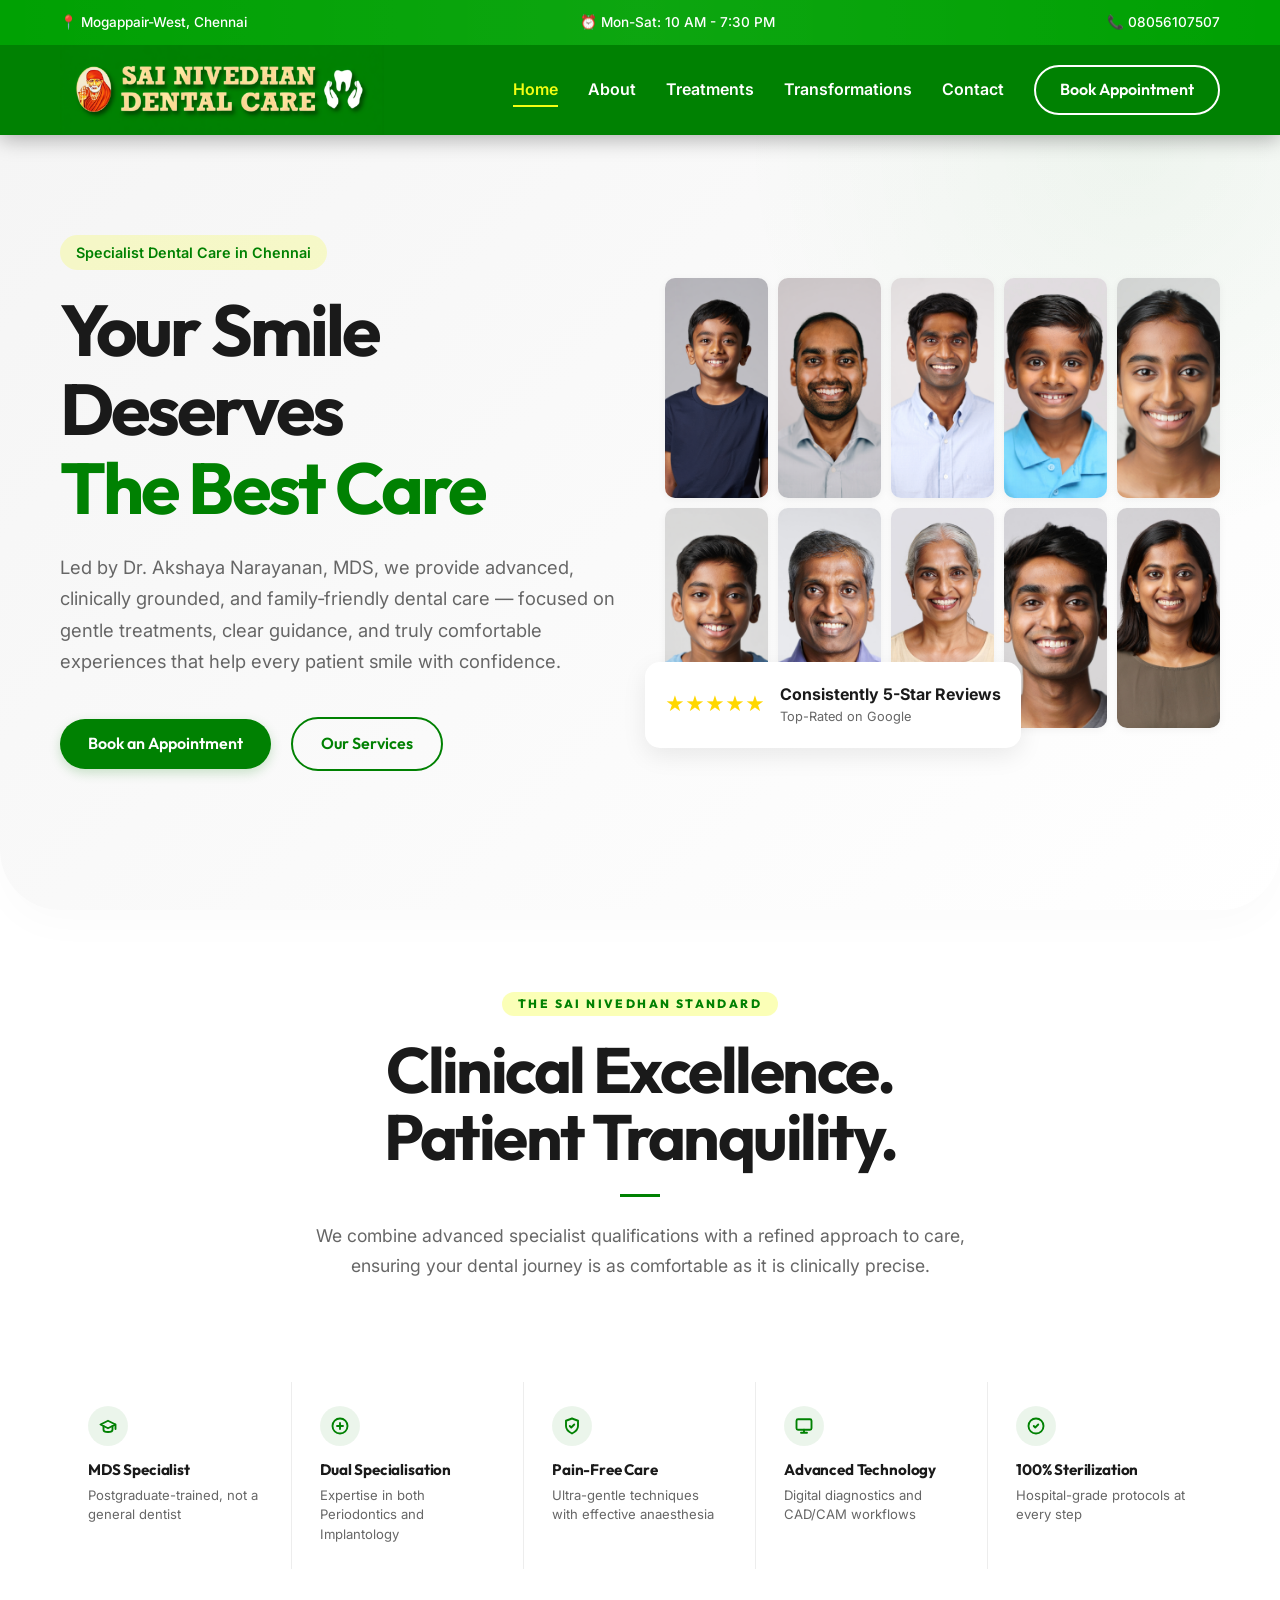
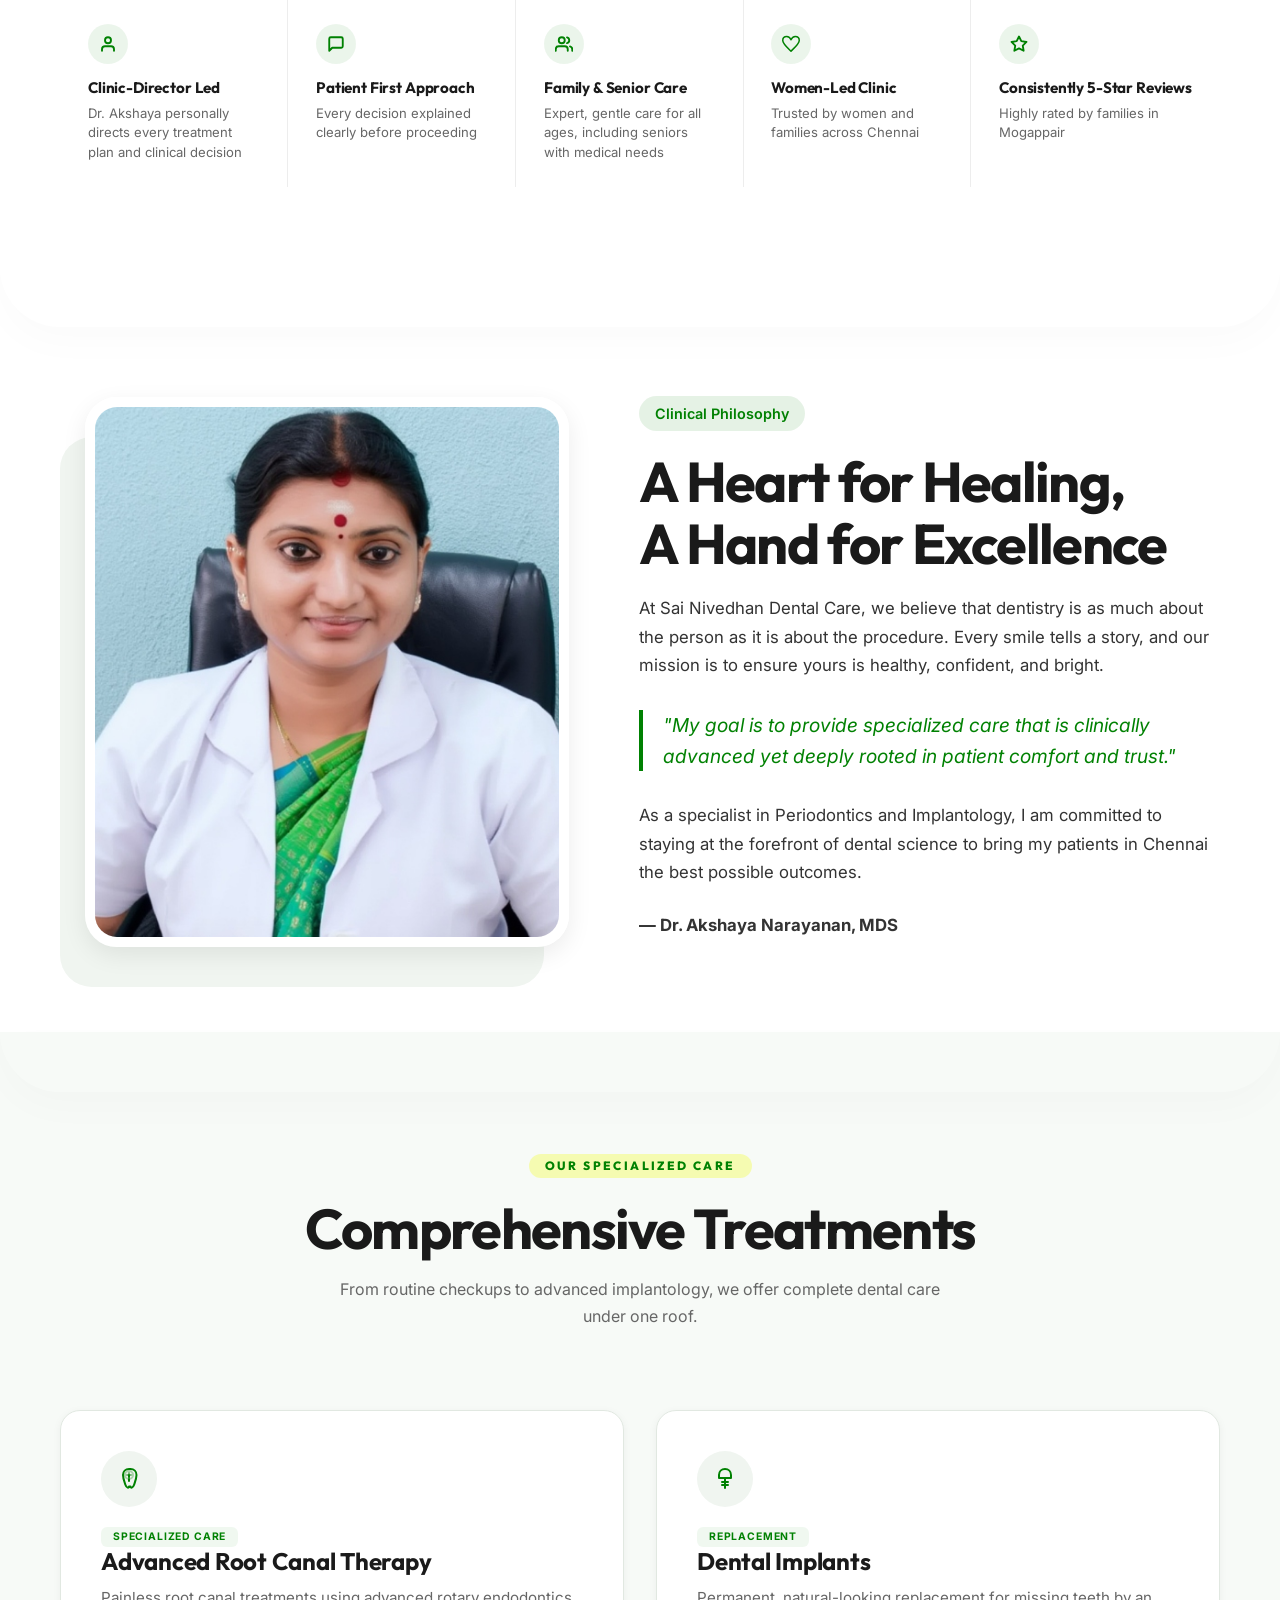
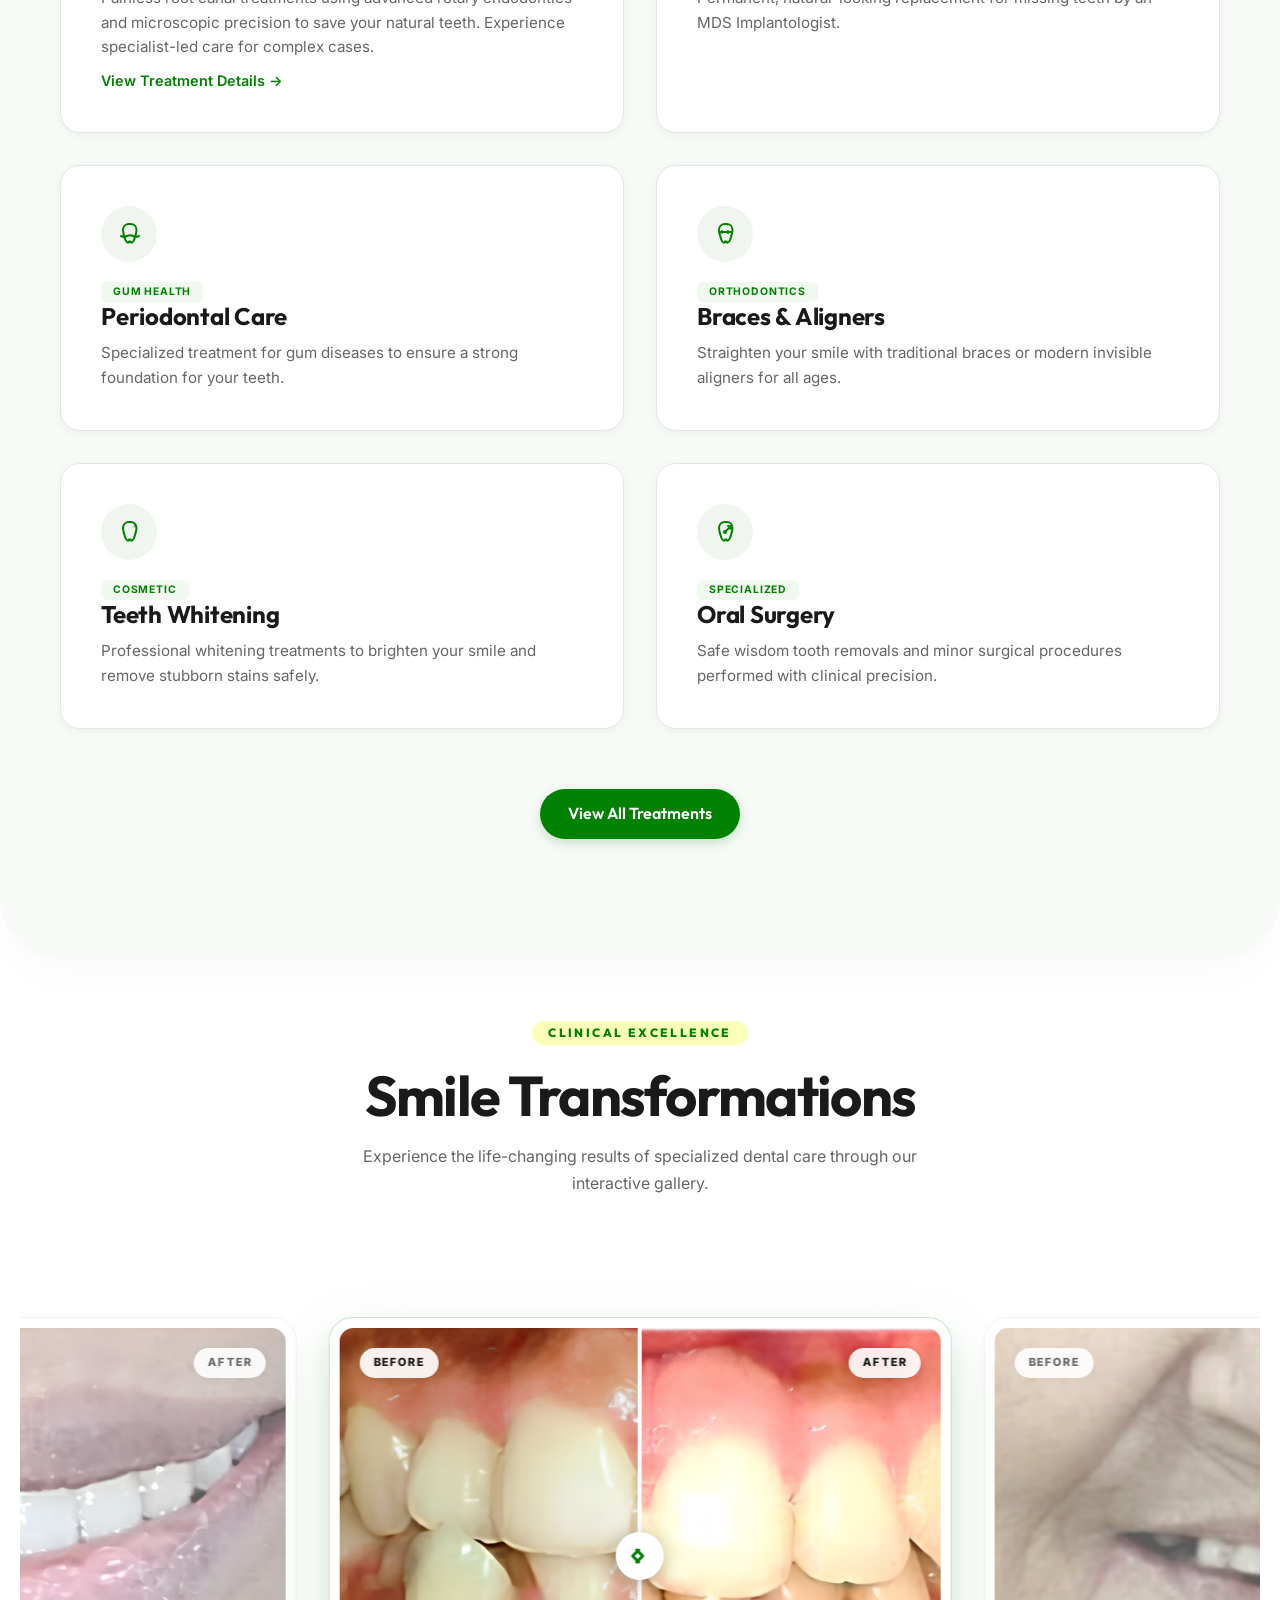
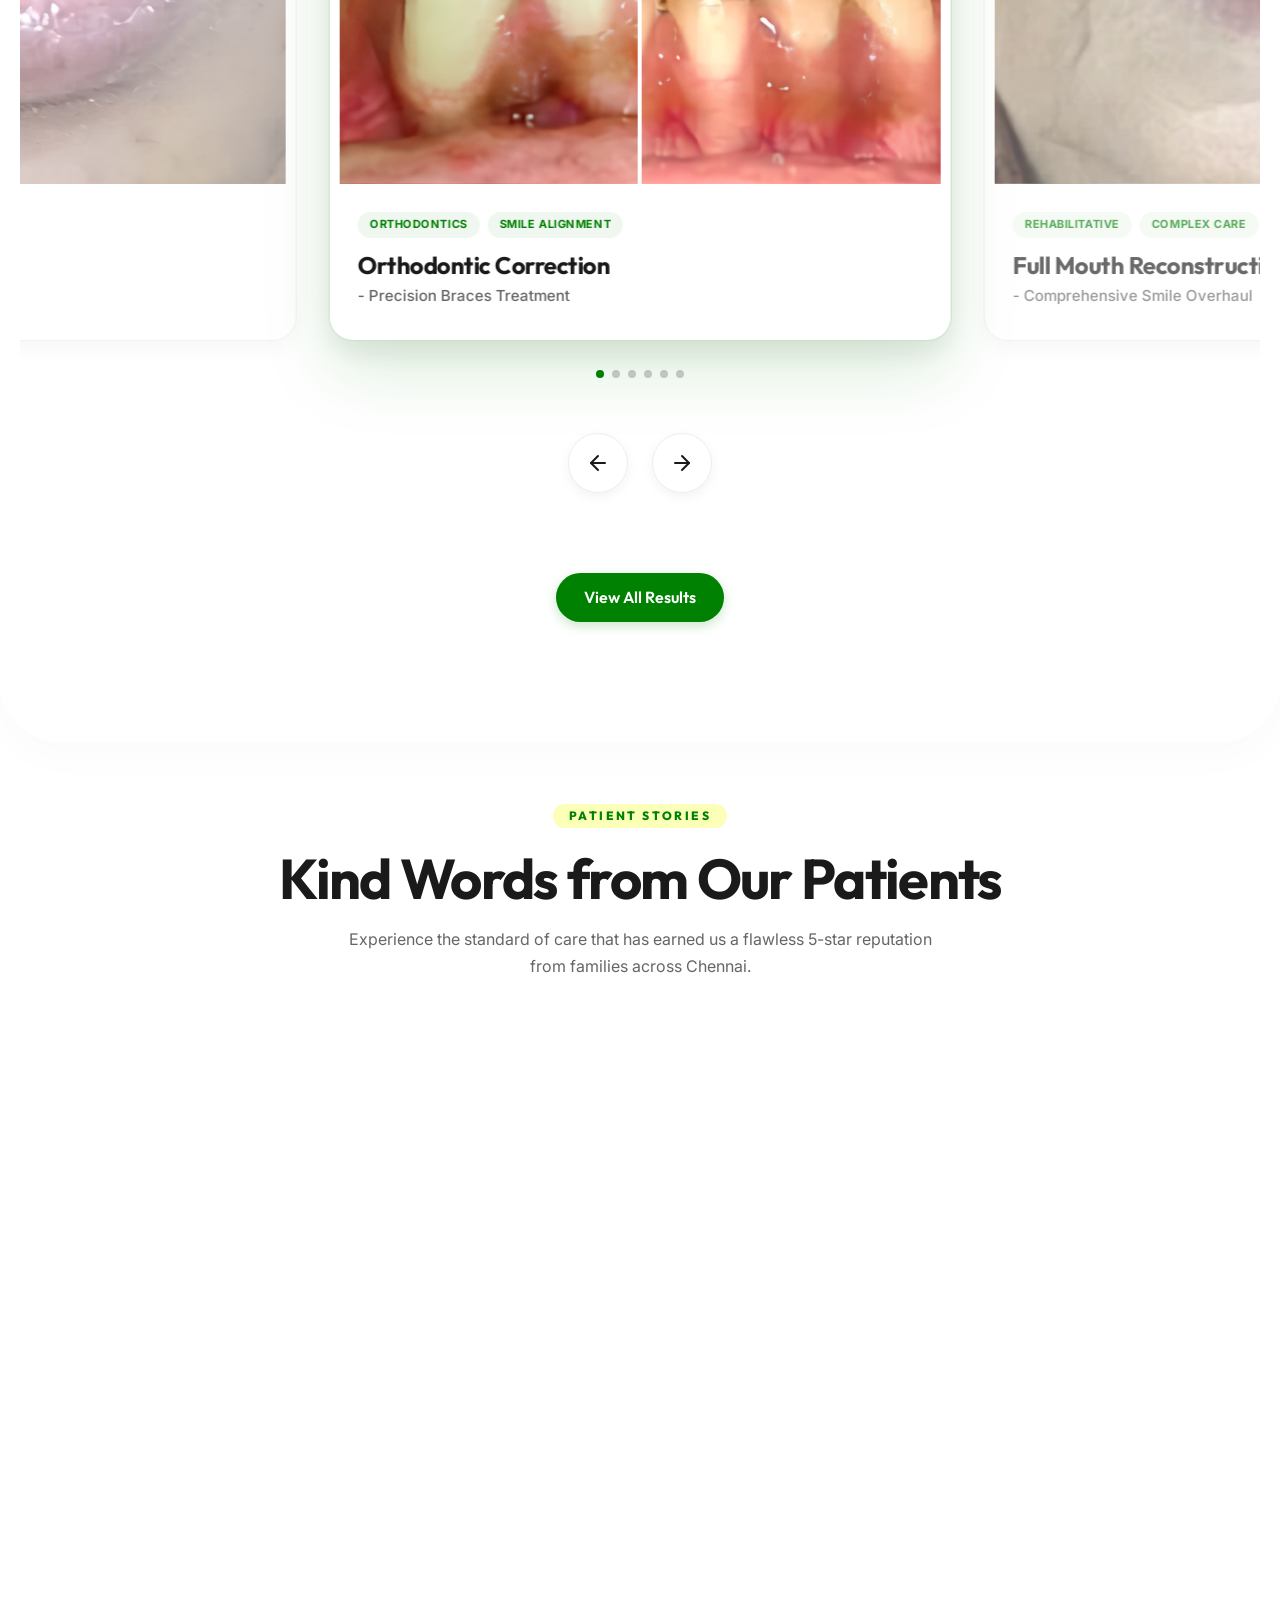
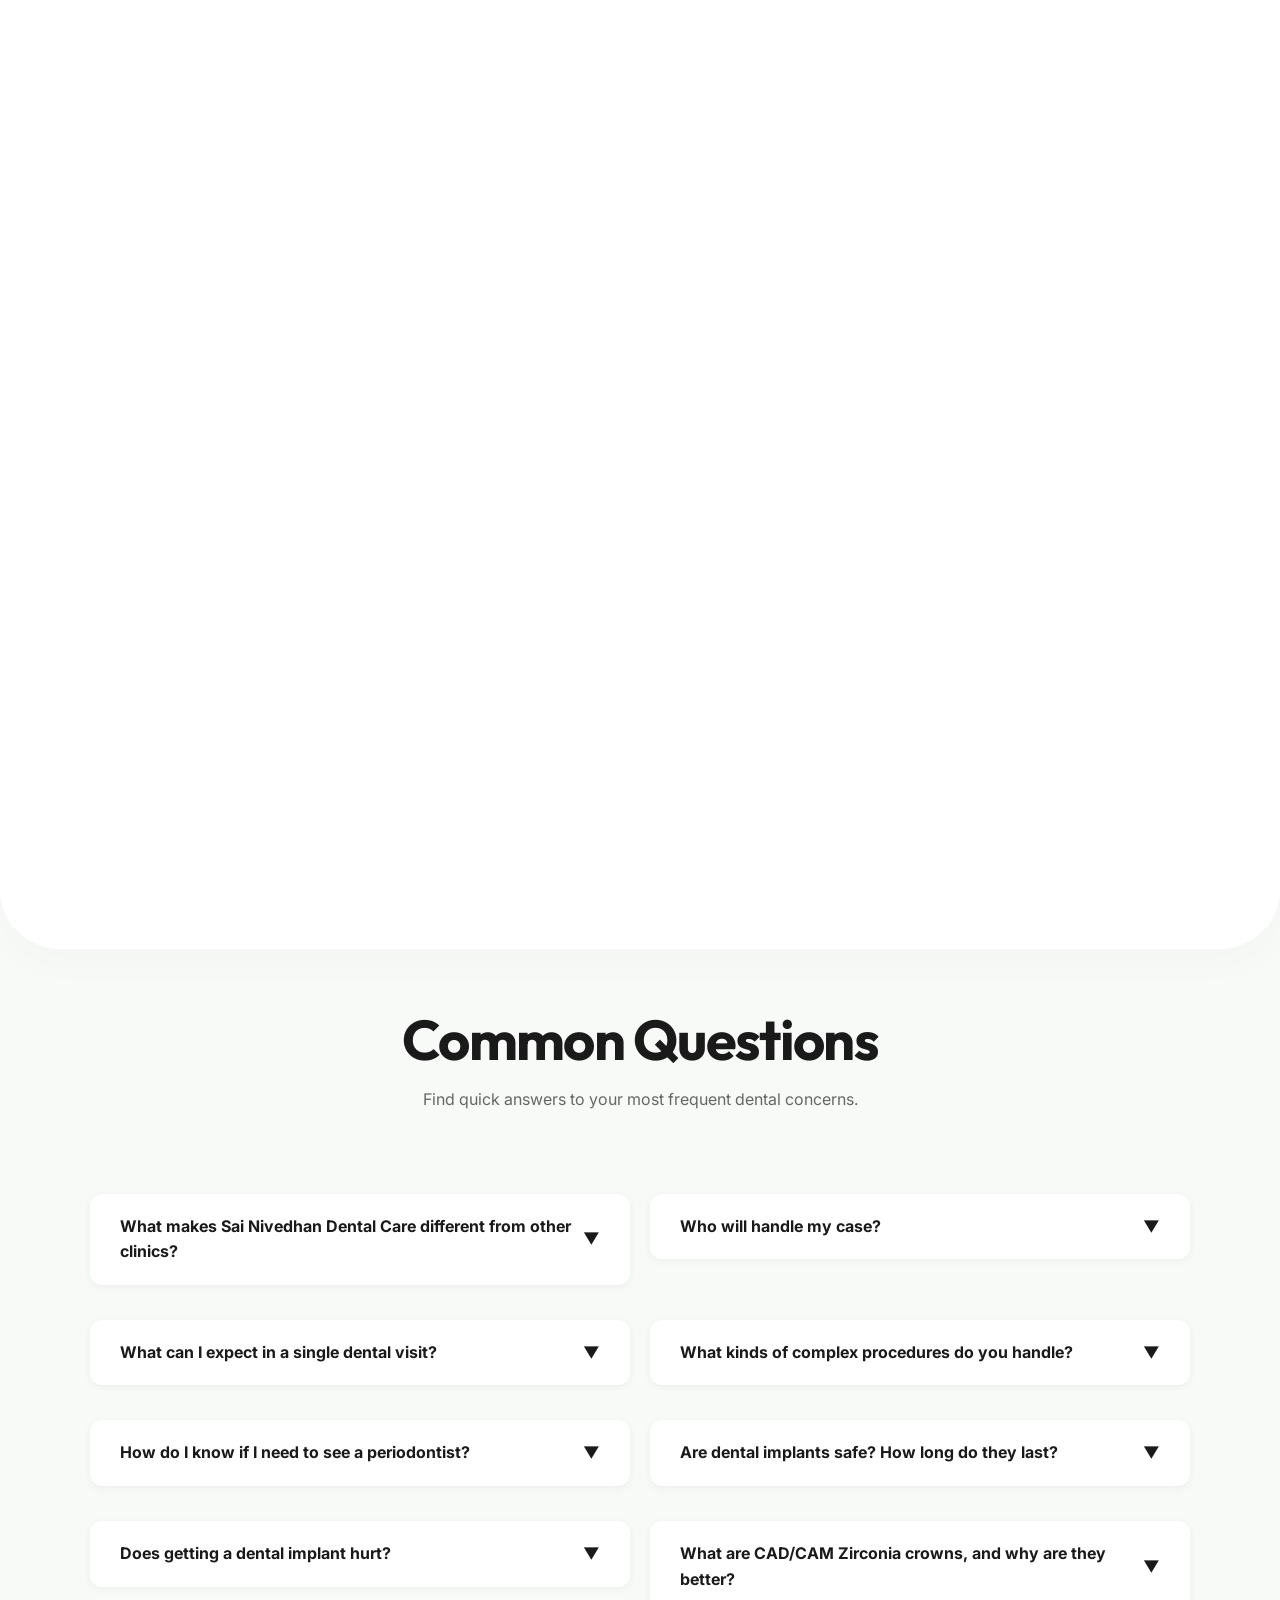
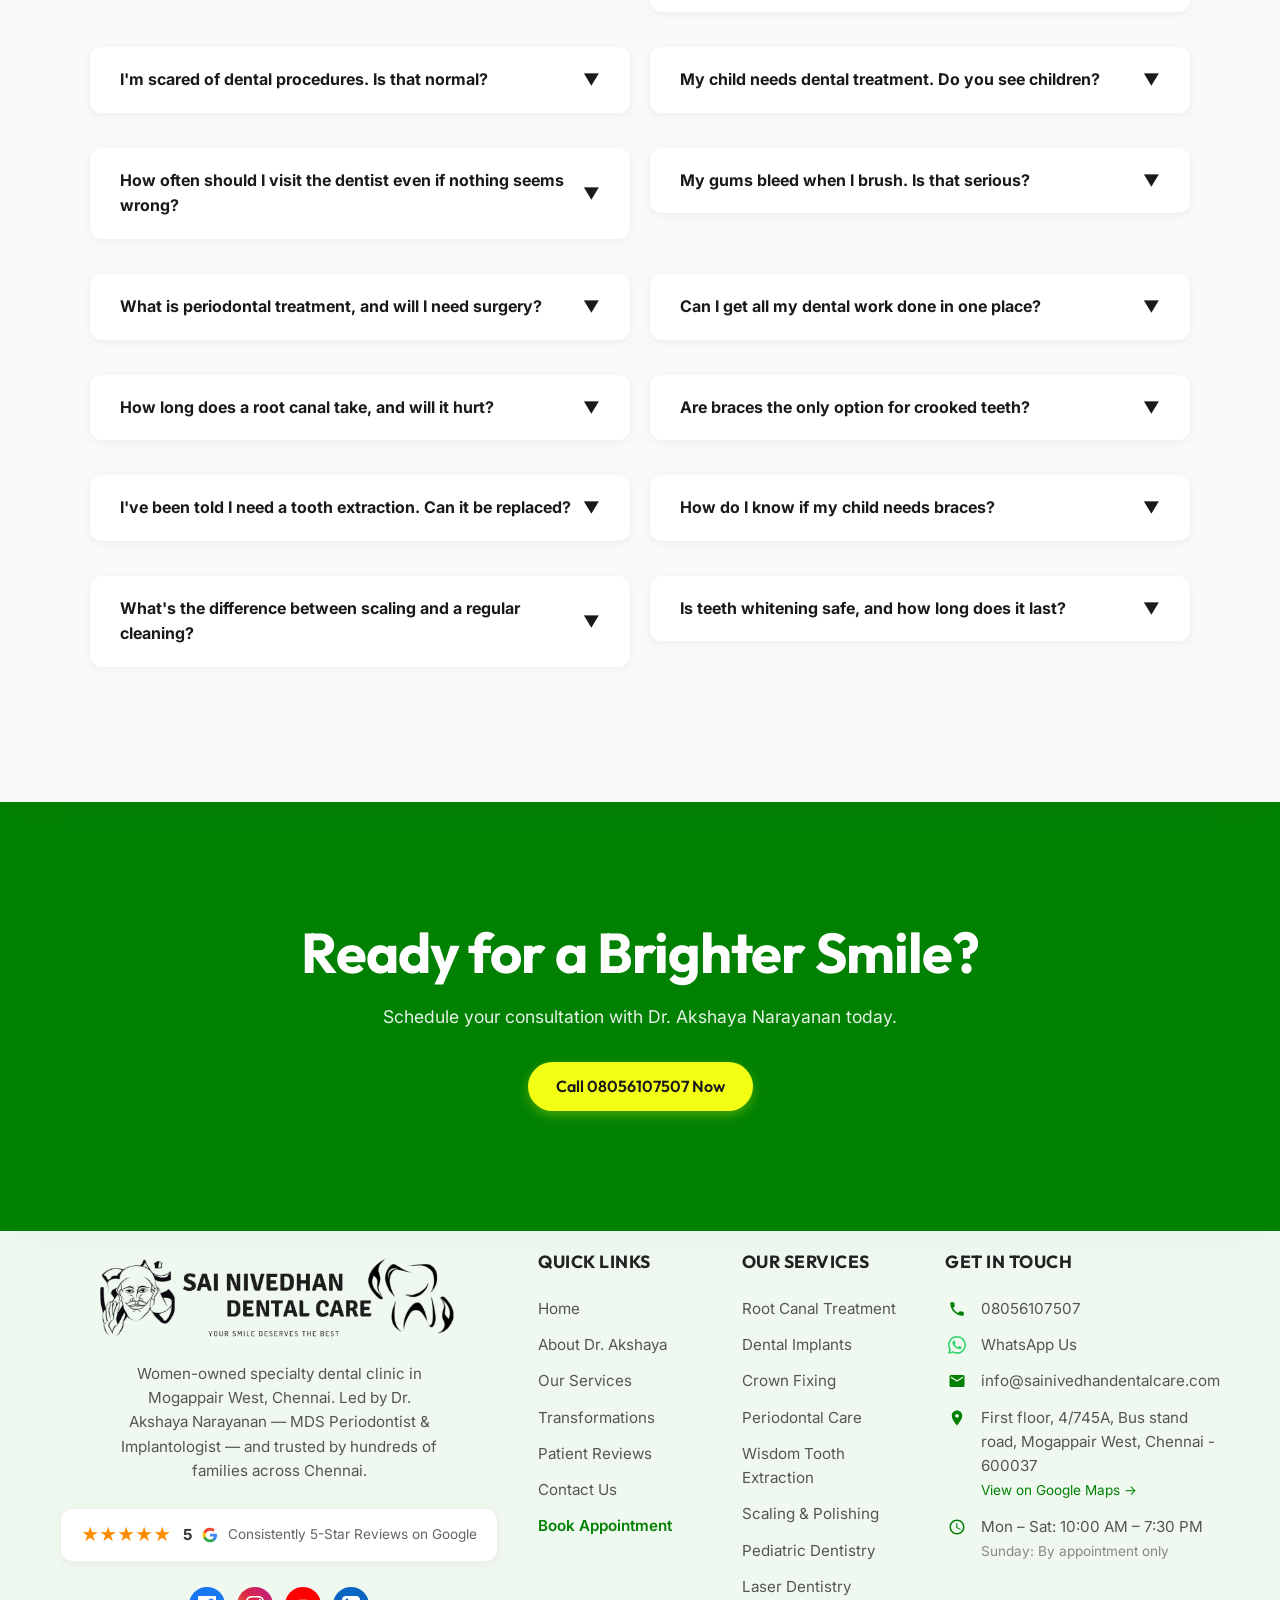
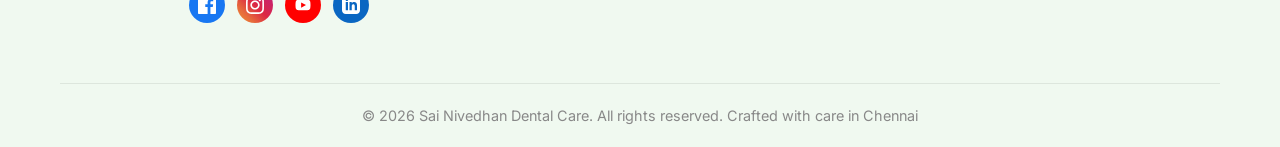
<file: index.html>
<!DOCTYPE html>
<html lang="en">
<head>
  <meta charset="UTF-8">
  <meta name="viewport" content="width=device-width, initial-scale=1.0">
  <title>Sai Nivedhan Dental Care | Advanced Dentistry in Chennai</title>
  <meta name="description" content="Top-rated dental clinic in Chennai led by Dr. Akshaya Narayanan, MDS Periodontist & Implantologist. Offering root canals, implants, and periodontal care.">
  
  <!-- Open Graph / Facebook / WhatsApp -->
  <meta property="og:title" content="Sai Nivedhan Dental Care | Advanced Dentistry in Chennai" />
  <meta property="og:description" content="Top-rated dental clinic in Chennai led by Dr. Akshaya Narayanan, MDS Periodontist & Implantologist. Offering root canals, implants, and periodontal care." />
  <meta property="og:image" content="https://sai-nivedhan-dental-care.vercel.app/assets/images/hero-index.png" />
  <meta property="og:image:width" content="1200" />
  <meta property="og:image:height" content="630" />
  <meta property="og:image:type" content="image/png" />
  <meta property="og:image:alt" content="Sai Nivedhan Dental Care - Advanced Dentistry in Chennai" />
  <meta property="og:url" content="https://sai-nivedhan-dental-care.vercel.app/" />
  <meta property="og:type" content="website" />

  <!-- Twitter Card -->
  <meta name="twitter:card" content="summary_large_image" />
  <meta name="twitter:title" content="Sai Nivedhan Dental Care | Advanced Dentistry in Chennai" />
  <meta name="twitter:description" content="Top-rated dental clinic in Chennai led by Dr. Akshaya Narayanan, MDS Periodontist & Implantologist. Offering root canals, implants, and periodontal care." />
  <meta name="twitter:image" content="https://sai-nivedhan-dental-care.vercel.app/assets/images/hero-index.png" />

  <link rel="stylesheet" href="assets/css/styles.css">
  <!-- Swiper.js for Premium Carousel -->
  <link rel="stylesheet" href="https://cdn.jsdelivr.net/npm/swiper@11/swiper-bundle.min.css" />
  <script src="https://cdn.jsdelivr.net/npm/swiper@11/swiper-bundle.min.js"></script>
  <style>
    /* Services Grid Enhancements */
    .services-grid {
      display: grid;
      grid-template-columns: repeat(12, 1fr);
      gap: 32px;
    }
    
    .service-card {
      grid-column: span 6;
      background: var(--white);
      padding: 40px;
      border-radius: 20px;
      border: 1px solid #e1e8e1;
      transition: var(--transition);
      display: flex;
      flex-direction: column;
      height: 100%;
      align-items: flex-start; /* Ensures labels don't stretch */
      gap: 20px;
    }

    .service-card.featured {
      grid-column: span 6;
      background: var(--white); /* Changed from gradient to white for consistency */
      border: 1px solid #e1e8e1;
    }
    
    .service-card .service-content {
      flex: 1;
      display: flex;
      flex-direction: column;
      align-items: flex-start;
      width: 100%;
    }

    .service-card .service-icon {
      width: 56px;
      height: 56px;
      font-size: 1.5rem;
      margin-bottom: 0; /* Gap handles spacing now */
    }

    /* Standardize label styling across all cards */
    .service-card .editorial-stat {
      margin-top: 0;
      margin-bottom: 0; /* Gap handles spacing now */
      background: rgba(0, 129, 2, 0.06);
      padding: 5px 12px;
      font-weight: 700;
      color: var(--primary-green);
    }

    .service-card:hover {
      transform: translateY(-8px);
      box-shadow: var(--shadow-md);
      border-color: var(--primary-green);
    }

    @media (max-width: 1024px) {
      .service-card, .service-card.featured { grid-column: span 6; }
    }

    @media (max-width: 768px) {
      .services-grid { grid-template-columns: 1fr; }
      .service-card, .service-card.featured { grid-column: span 1; padding: 32px; }
    }

    /* Testimonial Section Redesign */
    .testimonials-grid {
      display: grid;
      grid-template-columns: repeat(12, 1fr);
      gap: 32px;
      margin-top: 60px;
    }
    
    .testimonial-card {
      grid-column: span 4;
      background: var(--white);
      padding: 40px;
      border-radius: 24px;
      border: 1px solid #e1e8e1;
      transition: all 0.8s cubic-bezier(0.16, 1, 0.3, 1), border-color 0.3s ease, box-shadow 0.3s ease, transform 0.3s ease;
      display: flex;
      flex-direction: column;
      position: relative;
      height: 100%;
      opacity: 0;
      transform: translateY(30px);
    }

    .testimonial-card.active {
      opacity: 1;
      transform: translateY(0);
    }

    .testimonial-card:hover {
      transform: translateY(-8px);
      box-shadow: var(--shadow-md);
      border-color: var(--primary-green);
    }

    .testimonial-card.featured {
      grid-column: span 12;
      background: linear-gradient(135deg, #f8fff8 0%, #ffffff 100%);
      border: 2px solid var(--primary-green);
      padding: 64px;
      display: grid;
      grid-template-columns: 1.5fr 1fr;
      gap: 60px;
      align-items: center;
      margin-bottom: 20px;
    }

    .testimonial-card.wide {
      grid-column: span 6;
    }

    .testimonial-card .quote-watermark {
      position: absolute;
      font-size: 140px;
      font-family: 'Outfit', sans-serif;
      font-weight: 800;
      color: rgba(0, 129, 2, 0.04);
      top: -20px;
      right: 20px;
      line-height: 1;
      pointer-events: none;
    }

    .testimonial-card.featured .quote-watermark {
      font-size: 180px;
      right: 40px;
    }

    /* Animation Delays */
    .delay-1 { transition-delay: 0.1s; }
    .delay-2 { transition-delay: 0.2s; }
    .delay-3 { transition-delay: 0.3s; }
    .delay-4 { transition-delay: 0.4s; }
    .delay-5 { transition-delay: 0.5s; }
    .delay-6 { transition-delay: 0.6s; }


    .testimonial-card.featured .review-text {
      font-size: 1.4rem;
      line-height: 1.6;
      font-weight: 500;
      color: var(--charcoal);
      margin-bottom: 0;
      font-style: normal;
    }

    .testimonial-card.featured .reviewer-row {
      border-left: 3px solid var(--primary-green);
      padding-left: 32px;
      flex-direction: column;
      align-items: flex-start;
      gap: 12px;
    }

    .testimonial-card .stars-row {
      margin-bottom: 20px;
    }

    .testimonial-card .review-text {
      font-size: 1.05rem;
      line-height: 1.7;
      color: var(--text-light);
      margin-bottom: 32px;
      font-style: normal;
    }

    .testimonial-card .reviewer-row {
      display: flex;
      align-items: center;
      gap: 16px;
      margin-top: auto;
    }

    .testimonial-card .reviewer-avatar {
      width: 48px;
      height: 48px;
      border-radius: 50%;
      background: var(--primary-green);
      color: white;
      display: flex;
      align-items: center;
      justify-content: center;
      font-weight: 700;
      font-size: 1.1rem;
    }

    .testimonial-card .reviewer-name {
      font-weight: 700;
      color: var(--charcoal);
      font-size: 1.1rem;
    }

    .testimonial-card .reviewer-meta {
      font-size: 0.85rem;
      color: var(--text-light);
    }

    @media (max-width: 1024px) {
      .testimonial-card.featured { grid-template-columns: 1fr; padding: 48px; gap: 40px; }
      .testimonial-card.featured .reviewer-row { border-left: none; padding-left: 0; align-items: center; text-align: center; }
      .testimonial-card, .testimonial-card.wide { grid-column: span 6; }
    }

    @media (max-width: 768px) {
      .testimonials-grid { gap: 24px; }
      .testimonial-card, .testimonial-card.featured, .testimonial-card.wide { grid-column: span 12; padding: 32px; }
      .testimonial-card.featured .review-text { font-size: 1.2rem; }
    }

  </style>
</head>
<body>

  <!-- Top Bar -->
  <div class="top-bar">
    <div class="container top-bar-container">
      <div class="top-bar-item text-left">
        <span>📍 Mogappair-West, Chennai</span>
      </div>
      <div class="top-bar-item text-center">
        <span>⏰ Mon-Sat: 10 AM - 7:30 PM</span>
      </div>
      <div class="top-bar-item text-right">
        <span>📞 08056107507</span>
      </div>
    </div>
  </div>

  <!-- Header -->
  <header class="header">
    <div class="container nav-container">
      <a href="index.html" class="logo">
        <img src="assets/images/logo-1.png" alt="Sai Nivedhan Dental Care Logo">
      </a>
      <button class="mobile-menu-btn" id="mobile-menu-btn">
        <svg width="24" height="24" viewBox="0 0 24 24" fill="none" stroke="currentColor" stroke-width="2" stroke-linecap="round" stroke-linejoin="round"><line x1="3" y1="12" x2="21" y2="12"></line><line x1="3" y1="6" x2="21" y2="6"></line><line x1="3" y1="18" x2="21" y2="18"></line></svg>
      </button>
      <nav class="nav-links" id="nav-links">
        <a href="index.html" class="active">Home</a>
        <a href="about.html">About</a>
        <a href="treatments.html">Treatments</a>
        <a href="transformations.html">Transformations</a>
        <a href="contact.html">Contact</a>

        <a href="contact.html" class="btn btn-primary">Book Appointment</a>
      </nav>
    </div>
  </header>

  <!-- Hero Section -->
  <section class="hero">
    <div class="container hero-container">
      <div class="hero-content">
        <span class="hero-badge reveal reveal-down">Specialist Dental Care in Chennai</span>
        <h1 class="reveal reveal-up delay-1">Your Smile Deserves <br><span>The Best Care</span></h1>
        <p class="lead reveal reveal-up delay-2">Led by Dr. Akshaya Narayanan, MDS, we provide advanced, clinically grounded, and family‑friendly dental care — focused on gentle treatments, clear guidance, and truly comfortable experiences that help every patient smile with confidence.</p>
        <div class="hero-actions reveal reveal-up delay-3">
          <a href="contact.html" class="btn btn-primary">Book an Appointment</a>
          <a href="treatments.html" class="btn btn-outline">Our Services</a>
        </div>
      </div>
      <div class="hero-faces-grid">
        <div class="face-item reveal reveal-scale delay-1"><img src="assets/images/face-1.png" alt="Happy Patient"></div>
        <div class="face-item reveal reveal-scale delay-2"><img src="assets/images/face-2.png" alt="Dental Patient"></div>
        <div class="face-item reveal reveal-scale delay-3"><img src="assets/images/face-3.png" alt="Smiling Patient"></div>
        <div class="face-item reveal reveal-scale delay-4"><img src="assets/images/face-4.jpg" alt="Happy Patient"></div>
        <div class="face-item reveal reveal-scale delay-5"><img src="assets/images/face-5.jpg" alt="Dental Patient"></div>
        
        <div class="face-item reveal reveal-scale delay-2"><img src="assets/images/face-6.png" alt="Smiling Patient"></div>
        <div class="face-item reveal reveal-scale delay-3"><img src="assets/images/face-7.jpg" alt="Happy Patient"></div>
        <div class="face-item reveal reveal-scale delay-4"><img src="assets/images/face-8.jpg" alt="Smiling Patient"></div>
        <div class="face-item reveal reveal-scale delay-5"><img src="assets/images/face-9.jpg" alt="Dental Patient"></div>
        <div class="face-item reveal reveal-scale delay-6"><img src="assets/images/face-10.jpg" alt="Happy Patient"></div>
        
        <div class="stats-card">
          <div class="stars">★★★★★</div>
          <div>
            <strong style="white-space: nowrap;">Consistently 5-Star Reviews</strong>
            <div style="font-size: 0.8rem; color: var(--text-light)">Top-Rated on Google</div>
          </div>
        </div>
      </div>
    </div>
  </section>

  <!-- Why Choose Us - Editorial Redesign -->
  <section class="why-choose-editorial">
    <div class="container">
      <div class="editorial-header text-center reveal">
        <span class="section-eyebrow reveal reveal-down">The Sai Nivedhan Standard</span>
        <h2 class="reveal reveal-up delay-1">Clinical Excellence. <br>Patient Tranquility.</h2>
        <div class="editorial-divider reveal reveal-scale delay-2"></div>
        <p class="lead reveal reveal-up delay-3">We combine advanced specialist qualifications with a refined approach to care, ensuring your dental journey is as comfortable as it is clinically precise.</p>
      </div>

      <div class="feature-strip">

        <!-- Row 1 -->
        <div class="feature-strip-row">
          <div class="feature-strip-item reveal reveal-up delay-1">
            <div class="fs-icon-circle">
              <svg width="18" height="18" viewBox="0 0 24 24" fill="none" stroke="currentColor" stroke-width="2.5" stroke-linecap="round" stroke-linejoin="round"><path d="M22 10v6M2 10l10-5 10 5-10 5z"/><path d="M6 12v5c0 2 2 3 6 3s6-1 6-3v-5"/></svg>
            </div>
            <h4 class="fs-title">MDS Specialist</h4>
            <p class="fs-desc">Postgraduate-trained, not a general dentist</p>
          </div>
          <div class="feature-strip-item reveal reveal-up delay-2">
            <div class="fs-icon-circle">
              <svg width="18" height="18" viewBox="0 0 24 24" fill="none" stroke="currentColor" stroke-width="2.5" stroke-linecap="round" stroke-linejoin="round"><circle cx="12" cy="12" r="10"/><path d="M8 12h8M12 8v8"/></svg>
            </div>
            <h4 class="fs-title">Dual Specialisation</h4>
            <p class="fs-desc">Expertise in both Periodontics and Implantology</p>
          </div>
          <div class="feature-strip-item reveal reveal-up delay-3">
            <div class="fs-icon-circle">
              <svg width="18" height="18" viewBox="0 0 24 24" fill="none" stroke="currentColor" stroke-width="2.5" stroke-linecap="round" stroke-linejoin="round"><path d="M12 22s8-4 8-10V5l-8-3-8 3v7c0 6 8 10 8 10Z"/><path d="m9 12 2 2 4-4"/></svg>
            </div>
            <h4 class="fs-title">Pain-Free Care</h4>
            <p class="fs-desc">Ultra-gentle techniques with effective anaesthesia</p>
          </div>
          <div class="feature-strip-item reveal reveal-up delay-4">
            <div class="fs-icon-circle">
              <svg width="18" height="18" viewBox="0 0 24 24" fill="none" stroke="currentColor" stroke-width="2.5" stroke-linecap="round" stroke-linejoin="round"><rect x="2" y="3" width="20" height="14" rx="2"/><path d="M8 21h8M12 17v4"/></svg>
            </div>
            <h4 class="fs-title">Advanced Technology</h4>
            <p class="fs-desc">Digital diagnostics and CAD/CAM workflows</p>
          </div>
          <div class="feature-strip-item reveal reveal-up delay-5">
            <div class="fs-icon-circle">
              <svg width="18" height="18" viewBox="0 0 24 24" fill="none" stroke="currentColor" stroke-width="2.5" stroke-linecap="round" stroke-linejoin="round"><path d="M12 2a10 10 0 1 0 10 10A10 10 0 0 0 12 2z"/><path d="m9 12 2 2 4-4"/></svg>
            </div>
            <h4 class="fs-title">100% Sterilization</h4>
            <p class="fs-desc">Hospital-grade protocols at every step</p>
          </div>
        </div>

        <!-- Row 2 -->
        <div class="feature-strip-row">
          <div class="feature-strip-item reveal reveal-up delay-1">
            <div class="fs-icon-circle">
              <svg width="18" height="18" viewBox="0 0 24 24" fill="none" stroke="currentColor" stroke-width="2.5" stroke-linecap="round" stroke-linejoin="round"><path d="M20 21v-2a4 4 0 0 0-4-4H8a4 4 0 0 0-4 4v2"/><circle cx="12" cy="7" r="4"/></svg>
            </div>
            <h4 class="fs-title">Clinic-Director Led</h4>
            <p class="fs-desc">Dr. Akshaya personally directs every treatment plan and clinical decision</p>
          </div>
          <div class="feature-strip-item reveal reveal-up delay-2">
            <div class="fs-icon-circle">
              <svg width="18" height="18" viewBox="0 0 24 24" fill="none" stroke="currentColor" stroke-width="2.5" stroke-linecap="round" stroke-linejoin="round"><path d="M21 15a2 2 0 0 1-2 2H7l-4 4V5a2 2 0 0 1 2-2h14a2 2 0 0 1 2 2z"/></svg>
            </div>
            <h4 class="fs-title">Patient First Approach</h4>
            <p class="fs-desc">Every decision explained clearly before proceeding</p>
          </div>
          <div class="feature-strip-item reveal reveal-up delay-3">
            <div class="fs-icon-circle">
              <svg width="18" height="18" viewBox="0 0 24 24" fill="none" stroke="currentColor" stroke-width="2.5" stroke-linecap="round" stroke-linejoin="round"><path d="M17 21v-2a4 4 0 0 0-4-4H5a4 4 0 0 0-4 4v2"/><circle cx="9" cy="7" r="4"/><path d="M23 21v-2a4 4 0 0 0-3-3.87"/><path d="M16 3.13a4 4 0 0 1 0 7.75"/></svg>
            </div>
            <h4 class="fs-title">Family & Senior Care</h4>
            <p class="fs-desc">Expert, gentle care for all ages, including seniors with medical needs</p>
          </div>
          <div class="feature-strip-item reveal reveal-up delay-4">
            <div class="fs-icon-circle">
              <svg width="18" height="18" viewBox="0 0 24 24" fill="none" stroke="currentColor" stroke-width="2.5" stroke-linecap="round" stroke-linejoin="round"><path d="M12 21.593c-5.63-5.539-11-10.297-11-14.402 0-3.791 3.068-5.191 5.281-5.191 1.312 0 4.151.501 5.719 4.457 1.59-3.968 4.464-4.447 5.726-4.447 2.54 0 5.274 1.621 5.274 5.181 0 4.069-5.136 8.625-11 14.402z" stroke-width="2"/></svg>
            </div>
            <h4 class="fs-title">Women-Led Clinic</h4>
            <p class="fs-desc">Trusted by women and families across Chennai</p>
          </div>
          <div class="feature-strip-item reveal reveal-up delay-5">
            <div class="fs-icon-circle">
              <svg width="18" height="18" viewBox="0 0 24 24" fill="none" stroke="currentColor" stroke-width="2.5" stroke-linecap="round" stroke-linejoin="round"><polygon points="12 2 15.09 8.26 22 9.27 17 14.14 18.18 21.02 12 17.77 5.82 21.02 7 14.14 2 9.27 8.91 8.26 12 2"/></svg>
            </div>
            <h4 class="fs-title" style="white-space: nowrap;">Consistently 5-Star Reviews</h4>
            <p class="fs-desc">Highly rated by families in Mogappair</p>
          </div>
        </div>

      </div>
    </div>
  </section>

  <!-- Clinical Philosophy -->
  <section class="section">
    <div class="container">
      <div class="philosophy-container">
        <div class="philosophy-header-mobile d-none-desktop reveal reveal-up">
          <span class="hero-badge" style="background: rgba(0,129,2,0.1); color: var(--primary-green);">Clinical Philosophy</span>
          <h2>A Heart for Healing, <br>A Hand for Excellence</h2>
        </div>
        <div class="philosophy-image premium-image-wrap reveal reveal-left">
          <img src="assets/images/dr-akshaya.jpg" alt="Dr. Akshaya Narayanan">
        </div>
        <div class="philosophy-content reveal reveal-right delay-2">
          <div class="d-none-mobile">
            <span class="hero-badge" style="background: rgba(0,129,2,0.1); color: var(--primary-green);">Clinical Philosophy</span>
            <h2>A Heart for Healing, <br>A Hand for Excellence</h2>
          </div>
          <p>At Sai Nivedhan Dental Care, we believe that dentistry is as much about the person as it is about the procedure. Every smile tells a story, and our mission is to ensure yours is healthy, confident, and bright.</p>
          <div class="philosophy-quote">
            "My goal is to provide specialized care that is clinically advanced yet deeply rooted in patient comfort and trust."
          </div>
          <p>As a specialist in Periodontics and Implantology, I am committed to staying at the forefront of dental science to bring my patients in Chennai the best possible outcomes.</p>
          <p><strong>— Dr. Akshaya Narayanan, MDS</strong></p>
        </div>
      </div>
    </div>
  </section>

  <!-- Quick Treatments Overview -->
  <section class="section bg-soft">
    <div class="container">
      <div class="section-title text-center reveal reveal-up">
        <span class="section-eyebrow">Our Specialized Care</span>
        <h2>Comprehensive Treatments</h2>
        <p class="lead">From routine checkups to advanced implantology, we offer complete dental care under one roof.</p>
      </div>
      <div class="services-grid">
        <div class="service-card featured reveal reveal-up delay-1">
          <div class="service-icon">
            <svg width="24" height="24" viewBox="0 0 24 24" fill="none" stroke="currentColor" stroke-width="2" stroke-linecap="round" stroke-linejoin="round">
              <path d="M12 2c-3.5 0-6 2.5-6 6 0 3.5 1.5 7 2.5 10 1 3 3.5 3.5 3.5 1.5.5 0 1 0 1.5 0 0 2 2.5 1.5 3.5-1.5 1-3 2.5-6.5 2.5-10 0-3.5-2.5-6-6-6Z" />
              <path d="M12 8v7" stroke-dasharray="2 2" />
              <circle cx="12" cy="8" r="4" opacity="0.3" />
              <path d="M10 8h4M12 6v4" opacity="0.5" />
            </svg>
          </div>
          <div class="service-content">
            <span class="editorial-stat">Specialized Care</span>
            <h3>Advanced Root Canal Therapy</h3>
            <p>Painless root canal treatments using advanced rotary endodontics and microscopic precision to save your natural teeth. Experience specialist-led care for complex cases.</p>
            <a href="treatments.html" class="text-primary" style="font-weight: 600; font-size: 0.9rem; margin-top: 10px; display: inline-block;">View Treatment Details &rarr;</a>
          </div>
        </div>
        
        <div class="service-card reveal reveal-up delay-2">
          <div class="service-icon">
            <svg width="24" height="24" viewBox="0 0 24 24" fill="none" stroke="currentColor" stroke-width="2" stroke-linecap="round" stroke-linejoin="round">
              <path d="M12 11v10M9 15h6M9 18h6" />
              <path d="M18 11V8c0-3.5-2.5-6-6-6S6 4.5 6 8v3h12Z" />
            </svg>
          </div>
          <div class="service-content">
            <span class="editorial-stat">Replacement</span>
            <h3>Dental Implants</h3>
            <p>Permanent, natural-looking replacement for missing teeth by an MDS Implantologist.</p>
          </div>
        </div>

        <div class="service-card reveal reveal-up delay-1">
          <div class="service-icon">
            <svg width="24" height="24" viewBox="0 0 24 24" fill="none" stroke="currentColor" stroke-width="2" stroke-linecap="round" stroke-linejoin="round">
              <path d="M12 2c-3.5 0-6 2.5-6 6 0 3.5 1.5 7 2.5 10 1 3 3.5 3.5 3.5 1.5.5 0 1 0 1.5 0 0 2 2.5 1.5 3.5-1.5 1-3 2.5-6.5 2.5-10 0-3.5-2.5-6-6-6Z" />
              <path d="M4 14c2 1 4 1 6 0s4-1 6 0 4 1 6 0" />
            </svg>
          </div>
          <div class="service-content">
            <span class="editorial-stat">Gum Health</span>
            <h3>Periodontal Care</h3>
            <p>Specialized treatment for gum diseases to ensure a strong foundation for your teeth.</p>
          </div>
        </div>

        <div class="service-card reveal reveal-up delay-2">
          <div class="service-icon">
            <svg width="24" height="24" viewBox="0 0 24 24" fill="none" stroke="currentColor" stroke-width="2" stroke-linecap="round" stroke-linejoin="round">
              <path d="M12 2c-3.5 0-6 2.5-6 6 0 3.5 1.5 7 2.5 10 1 3 3.5 3.5 3.5 1.5.5 0 1 0 1.5 0 0 2 2.5 1.5 3.5-1.5 1-3 2.5-6.5 2.5-10 0-3.5-2.5-6-6-6Z" />
              <path d="M6 10h12M9 9v2M15 9v2" />
            </svg>
          </div>
          <div class="service-content">
            <span class="editorial-stat">Orthodontics</span>
            <h3>Braces & Aligners</h3>
            <p>Straighten your smile with traditional braces or modern invisible aligners for all ages.</p>
          </div>
        </div>

        <div class="service-card reveal reveal-up delay-1">
          <div class="service-icon">
            <svg width="24" height="24" viewBox="0 0 24 24" fill="none" stroke="currentColor" stroke-width="2" stroke-linecap="round" stroke-linejoin="round">
              <path d="M12 2c-3.5 0-6 2.5-6 6 0 3.5 1.5 7 2.5 10 1 3 3.5 3.5 3.5 1.5.5 0 1 0 1.5 0 0 2 2.5 1.5 3.5-1.5 1-3 2.5-6.5 2.5-10 0-3.5-2.5-6-6-6Z" />
              <path d="M18 4l.5 1.5L20 6l-1.5.5L18 8l-.5-1.5L16 6l1.5-.5z" fill="currentColor" stroke="none" />
              <path d="M6 6l.5 1.5L8 8l-1.5.5L6 10l-.5-1.5L4 8l1.5-.5z" fill="currentColor" stroke="none" opacity="0.6" />
            </svg>
          </div>
          <div class="service-content">
            <span class="editorial-stat">Cosmetic</span>
            <h3>Teeth Whitening</h3>
            <p>Professional whitening treatments to brighten your smile and remove stubborn stains safely.</p>
          </div>
        </div>

        <div class="service-card reveal reveal-up delay-2">
          <div class="service-icon">
            <svg width="24" height="24" viewBox="0 0 24 24" fill="none" stroke="currentColor" stroke-width="2" stroke-linecap="round" stroke-linejoin="round">
              <path d="M12 2c-3.5 0-6 2.5-6 6 0 3.5 1.5 7 2.5 10 1 3 3.5 3.5 3.5 1.5.5 0 1 0 1.5 0 0 2 2.5 1.5 3.5-1.5 1-3 2.5-6.5 2.5-10 0-3.5-2.5-6-6-6Z" />
              <path d="M12 12l5-5M15 6h3v3" />
              <circle cx="12" cy="12" r="1" fill="currentColor" />
            </svg>
          </div>
          <div class="service-content">
            <span class="editorial-stat">Specialized</span>
            <h3>Oral Surgery</h3>
            <p>Safe wisdom tooth removals and minor surgical procedures performed with clinical precision.</p>
          </div>
        </div>
      </div>
      <div class="text-center" style="margin-top: 60px;">
        <a href="treatments.html" class="btn btn-primary">View All Treatments</a>
      </div>
    </div>
  </section>

  <!-- Smile Transformations -->
  <section class="section" id="transformations">
    <div class="container">
      <div class="section-title text-center reveal reveal-up">
        <span class="section-eyebrow">Clinical Excellence</span>
        <h2>Smile Transformations</h2>
        <p class="lead">Experience the life-changing results of specialized dental care through our interactive gallery.</p>
      </div>
      
      <!-- Transformations Carousel Container -->
      <div class="transformations-carousel-wrap reveal reveal-up delay-2">
        <div class="swiper transformations-swiper">
          <div class="swiper-wrapper">
            
            <!-- Case 1: Orthodontic Correction -->
            <div class="swiper-slide">
              <div class="comparison-card">
                <div class="ba-slider">
                  <img src="assets/images/Orthodontic Correction with Braces/2.png" alt="After Orthodontic Correction" class="after-img">
                  <div class="ba-label ba-label-after">After</div>
                  <div class="before-img-overlay">
                    <img src="assets/images/Orthodontic Correction with Braces/1.png" alt="Before Orthodontic Correction">
                    <div class="ba-label ba-label-before">Before</div>
                  </div>
                  <div class="slider-handle">
                    <div class="handle-circle">
                      <svg width="24" height="24" viewBox="0 0 24 24" fill="none" stroke="currentColor" stroke-width="3" stroke-linecap="round" stroke-linejoin="round"><polyline points="9 18 15 12 9 6"></polyline><polyline points="5 18 11 12 5 6" transform="rotate(180 8 12)"></polyline></svg>
                    </div>
                  </div>
                </div>
                <div class="comparison-info">
                  <div class="case-tags">
                    <span>Orthodontics</span>
                    <span>Smile Alignment</span>
                  </div>
                  <h3>Orthodontic Correction</h3>
                  <p class="patient-meta">- Precision Braces Treatment</p>
                </div>
              </div>
            </div>

            <!-- Case 2: Full Mouth Reconstruction -->
            <div class="swiper-slide">
              <div class="comparison-card">
                <div class="ba-slider">
                  <img src="assets/images/Full Mouth Reconstruction/2.png" alt="After Full Mouth Reconstruction" class="after-img">
                  <div class="ba-label ba-label-after">After</div>
                  <div class="before-img-overlay">
                    <img src="assets/images/Full Mouth Reconstruction/1.png" alt="Before Full Mouth Reconstruction">
                    <div class="ba-label ba-label-before">Before</div>
                  </div>
                  <div class="slider-handle">
                    <div class="handle-circle">
                      <svg width="24" height="24" viewBox="0 0 24 24" fill="none" stroke="currentColor" stroke-width="3" stroke-linecap="round" stroke-linejoin="round"><polyline points="9 18 15 12 9 6"></polyline><polyline points="5 18 11 12 5 6" transform="rotate(180 8 12)"></polyline></svg>
                    </div>
                  </div>
                </div>
                <div class="comparison-info">
                  <div class="case-tags">
                    <span>Rehabilitative</span>
                    <span>Complex Care</span>
                  </div>
                  <h3>Full Mouth Reconstruction</h3>
                  <p class="patient-meta">- Comprehensive Smile Overhaul</p>
                </div>
              </div>
            </div>

            <!-- Case 3: Single Tooth Implant -->
            <div class="swiper-slide">
              <div class="comparison-card">
                <div class="ba-slider">
                  <img src="assets/images/Single Tooth Implant Placement/2.png" alt="After Single Tooth Implant" class="after-img">
                  <div class="ba-label ba-label-after">After</div>
                  <div class="before-img-overlay">
                    <img src="assets/images/Single Tooth Implant Placement/1.png" alt="Before Single Tooth Implant">
                    <div class="ba-label ba-label-before">Before</div>
                  </div>
                  <div class="slider-handle">
                    <div class="handle-circle">
                      <svg width="24" height="24" viewBox="0 0 24 24" fill="none" stroke="currentColor" stroke-width="3" stroke-linecap="round" stroke-linejoin="round"><polyline points="9 18 15 12 9 6"></polyline><polyline points="5 18 11 12 5 6" transform="rotate(180 8 12)"></polyline></svg>
                    </div>
                  </div>
                </div>
                <div class="comparison-info">
                  <div class="case-tags">
                    <span>Implantology</span>
                    <span>Permanent Fix</span>
                  </div>
                  <h3>Single Tooth Implant</h3>
                  <p class="patient-meta">- Specialist Implant Placement</p>
                </div>
              </div>
            </div>

            <!-- Case 4: Midline Gap Closure -->
            <div class="swiper-slide">
              <div class="comparison-card">
                <div class="ba-slider">
                  <img src="assets/images/Midline Space Closure/2.png" alt="After Space Closure" class="after-img">
                  <div class="ba-label ba-label-after">After</div>
                  <div class="before-img-overlay">
                    <img src="assets/images/Midline Space Closure/1.png" alt="Before Space Closure">
                    <div class="ba-label ba-label-before">Before</div>
                  </div>
                  <div class="slider-handle">
                    <div class="handle-circle">
                      <svg width="24" height="24" viewBox="0 0 24 24" fill="none" stroke="currentColor" stroke-width="3" stroke-linecap="round" stroke-linejoin="round"><polyline points="9 18 15 12 9 6"></polyline><polyline points="5 18 11 12 5 6" transform="rotate(180 8 12)"></polyline></svg>
                    </div>
                  </div>
                </div>
                <div class="comparison-info">
                  <div class="case-tags">
                    <span>Cosmetic</span>
                    <span>Aesthetic Bonding</span>
                  </div>
                  <h3>Midline Gap Closure</h3>
                  <p class="patient-meta">- Non-Invasive Smile Enhancement</p>
                </div>
              </div>
            </div>

            <!-- Case 5: Broken Tooth Restoration -->
            <div class="swiper-slide">
              <div class="comparison-card">
                <div class="ba-slider">
                  <img src="assets/images/Broken Tooth Composite Restoration/2.png" alt="After Broken Tooth Restoration" class="after-img">
                  <div class="ba-label ba-label-after">After</div>
                  <div class="before-img-overlay">
                    <img src="assets/images/Broken Tooth Composite Restoration/1.png" alt="Before Broken Tooth Restoration">
                    <div class="ba-label ba-label-before">Before</div>
                  </div>
                  <div class="slider-handle">
                    <div class="handle-circle">
                      <svg width="24" height="24" viewBox="0 0 24 24" fill="none" stroke="currentColor" stroke-width="3" stroke-linecap="round" stroke-linejoin="round"><polyline points="9 18 15 12 9 6"></polyline><polyline points="5 18 11 12 5 6" transform="rotate(180 8 12)"></polyline></svg>
                    </div>
                  </div>
                </div>
                <div class="comparison-info">
                  <div class="case-tags">
                    <span>Emergency</span>
                    <span>Composite Bonding</span>
                  </div>
                  <h3>Broken Tooth Restoration</h3>
                  <p class="patient-meta">- Seamless Structural Repair</p>
                </div>
              </div>
            </div>

            <!-- Case 6: Missing Tooth Replacement -->
            <div class="swiper-slide">
              <div class="comparison-card">
                <div class="ba-slider">
                  <img src="assets/images/Missing Tooth Replacement/2.png" alt="After Missing Tooth Replacement" class="after-img">
                  <div class="ba-label ba-label-after">After</div>
                  <div class="before-img-overlay">
                    <img src="assets/images/Missing Tooth Replacement/1.png" alt="Before Missing Tooth Replacement">
                    <div class="ba-label ba-label-before">Before</div>
                  </div>
                  <div class="slider-handle">
                    <div class="handle-circle">
                      <svg width="24" height="24" viewBox="0 0 24 24" fill="none" stroke="currentColor" stroke-width="3" stroke-linecap="round" stroke-linejoin="round"><polyline points="9 18 15 12 9 6"></polyline><polyline points="5 18 11 12 5 6" transform="rotate(180 8 12)"></polyline></svg>
                    </div>
                  </div>
                </div>
                <div class="comparison-info">
                  <div class="case-tags">
                    <span>Prosthetic</span>
                    <span>Functional Restoration</span>
                  </div>
                  <h3>Missing Tooth Replacement</h3>
                  <p class="patient-meta">- High-Strength Aesthetic Bridge</p>
                </div>
              </div>
            </div>

          </div>
          
          <!-- Swiper Pagination -->
          <div class="swiper-pagination"></div>
        </div>
        
        <!-- Custom Navigation Buttons -->
        <div class="carousel-nav">
          <button class="nav-btn prev-btn" id="transform-prev">
            <svg width="24" height="24" viewBox="0 0 24 24" fill="none" stroke="currentColor" stroke-width="2" stroke-linecap="round" stroke-linejoin="round"><line x1="19" y1="12" x2="5" y2="12"></line><polyline points="12 19 5 12 12 5"></polyline></svg>
          </button>
          <button class="nav-btn next-btn" id="transform-next">
            <svg width="24" height="24" viewBox="0 0 24 24" fill="none" stroke="currentColor" stroke-width="2" stroke-linecap="round" stroke-linejoin="round"><line x1="5" y1="12" x2="19" y2="12"></line><polyline points="12 5 19 12 12 19"></polyline></svg>
          </button>
        </div>
      </div>

      <div class="text-center" style="margin-top: 60px;">
        <a href="transformations.html" class="btn btn-primary">View All Results</a>
      </div>
    </div>
  </section>

  <!-- Testimonials Section -->
  <section class="section bg-light" id="testimonials">
    <div class="container">
      <div class="section-title text-center">
        <span class="section-eyebrow">Patient Stories</span>
        <h2>Kind Words from Our Patients</h2>
        <p class="lead" style="margin: 0 auto;">Experience the standard of care that has earned us a flawless 5-star reputation from families across Chennai.</p>
      </div>

      <div class="testimonials-grid">
        
        <!-- Featured Testimonial -->
        <div class="testimonial-card featured reveal">
          <div class="quote-watermark">"</div>
          <div class="testimonial-content">
            <div class="stars-row">
              <div class="stars">★★★★★</div>
              <span style="font-size: 0.75rem; font-weight: 700; color: var(--primary-green); text-transform: uppercase; letter-spacing: 0.15em; margin-top: 8px; display: block;">Featured Patient Story</span>
            </div>
            <p class="review-text">"I took my father, an octogenarian and chronic heart patient, to Dr. Akshaya for dental treatment. I also brought my mother, who is 76. Dr. Akshaya and her staff provided gentle care, demonstrated patience, and offered detailed explanations throughout the process, ensuring minimal pain. The clinic maintains a high level of professionalism and hygiene, supported by a dedicated staff member, Ms. Durga. She listens attentively and shows genuine care, making her patients feel valued. I give her a perfect score of 10/10."</p>
          </div>
          <div class="reviewer-row">
            <div class="reviewer-avatar" style="width: 72px; height: 72px; font-size: 1.8rem; background: var(--primary-green);">R</div>
            <div class="reviewer-info">
              <div class="reviewer-name" style="font-size: 1.4rem; color: var(--primary-green);">Ramji</div>
              <div class="reviewer-meta" style="font-size: 0.95rem;">Senior Citizen Care</div>
            </div>
          </div>
        </div>

        <!-- Row 2: Balanced 3-Column Grid -->
        <div class="testimonial-card reveal delay-1">
          <div class="quote-watermark">"</div>
          <div class="stars-row">
            <div class="stars">★★★★★</div>
          </div>
          <p class="review-text">"I went for wisdom tooth extraction of my mother in law aged 85 years, diabetic and a cancer patient. Utmost attention was given... She felt very comfortable with no pain. I give 100 percent recommendation."</p>
          <div class="reviewer-row">
            <div class="reviewer-avatar" style="background: rgba(242, 254, 19, 0.4); color: var(--charcoal);">N</div>
            <div class="reviewer-info">
              <div class="reviewer-name">Neela. M</div>
              <div class="reviewer-meta">Wisdom Tooth Care</div>
            </div>
          </div>
        </div>

        <div class="testimonial-card reveal delay-2">
          <div class="quote-watermark">"</div>
          <div class="stars-row">
            <div class="stars">★★★★★</div>
          </div>
          <p class="review-text">"I went to Sai Nivedhan for cleaning then came to know that the doctor is a gum specialist. I was completely satisfied with her treatment. Doctor explained all instructions very patiently."</p>
          <div class="reviewer-row">
            <div class="reviewer-avatar" style="background: rgba(0, 129, 2, 0.1); color: var(--primary-green);">T</div>
            <div class="reviewer-info">
              <div class="reviewer-name">Tamizh</div>
              <div class="reviewer-meta">Gum Specialist Care</div>
            </div>
          </div>
        </div>

        <div class="testimonial-card reveal delay-3">
          <div class="quote-watermark">"</div>
          <div class="stars-row">
            <div class="stars">★★★★★</div>
          </div>
          <p class="review-text">"Dr Akshaya is very courteous and explains the issues in detail... I never seen a doctor so patient to listen to our layman questions and always answers them in a reassuring manner."</p>
          <div class="reviewer-row">
            <div class="reviewer-avatar" style="background: var(--charcoal); color: white;">R</div>
            <div class="reviewer-info">
              <div class="reviewer-name">Ravi A</div>
              <div class="reviewer-meta">General Dental Care</div>
            </div>
          </div>
        </div>

        <!-- Row 3: Balanced 2-Column Grid -->
        <div class="testimonial-card wide reveal delay-1">
          <div class="quote-watermark">"</div>
          <div class="stars-row">
            <div class="stars">★★★★★</div>
          </div>
          <p class="review-text">"I visited Sainivedhan Dental clinic for tooth pain. Dr Akshaya diagnosed it as dental frature. She sugggested removal of broken portion and root canal treatment... Dr Akshaya is extremely skilled calm and cares for her patients."</p>
          <div class="reviewer-row">
            <div class="reviewer-avatar" style="background: #f57c00; color: white;">G</div>
            <div class="reviewer-info">
              <div class="reviewer-name">Giridharan R.</div>
              <div class="reviewer-meta">Root Canal Care</div>
            </div>
          </div>
        </div>

        <div class="testimonial-card wide reveal delay-2" style="background: var(--primary-green); border-color: var(--primary-green);">
          <div class="quote-watermark" style="color: rgba(255,255,255,0.06);">"</div>
          <div class="stars-row">
            <div class="stars" style="color: var(--accent-yellow);">★★★★★</div>
          </div>
          <p class="review-text" style="color: white;">"Did a root canal procedure at Sai NIVEDHAN top tier service from start to finish the clinic is spotless and equipped with latest technology dr Akashaya is straight forward highly skilled and took time to explain every step of process ,ensuring I was comfortable and painfree thru out."</p>
          <div class="reviewer-row">
            <div class="reviewer-avatar" style="background: white; color: var(--primary-green);">V</div>
            <div class="reviewer-info">
              <div class="reviewer-name" style="color: white;">Vijayalakshmi Srikanth</div>
              <div class="reviewer-meta" style="color: rgba(255,255,255,0.8);">Cosmetic Dentistry</div>
            </div>
          </div>
        </div>

      </div>
    </div>
  </section>

  <!-- FAQ Section -->
  <section class="section bg-soft">
    <div class="container">
      <div class="section-title text-center">
        <h2>Common Questions</h2>
        <p>Find quick answers to your most frequent dental concerns.</p>
      </div>
      <div class="faq-container">
        <!-- Q1 -->
        <div class="faq-item">
          <div class="faq-question">
            <span>What makes Sai Nivedhan Dental Care different from other clinics?</span>
            <span class="faq-icon">▼</span>
          </div>
          <div class="faq-answer">
            Sai Nivedhan Dental Care is led by an MDS‑qualified Periodontist and Implantologist — a specialist trained extensively in gum health, implants, and complex restorative procedures. This means your treatments aren't just routine; they're planned and executed with advanced clinical expertise that general dentists are not formally trained for. Combined with modern technology, strict sterilization, and a patient‑first approach, the clinic delivers care that is both precise and comfortable. With a consistent track record of 5-star reviews, patients consistently highlight painless treatments, clear explanations, and a warm, family‑friendly environment.
          </div>
        </div>

        <!-- Q4 -> Moved up as it's about the doctor -->
        <div class="faq-item">
          <div class="faq-question">
            <span>Who will handle my case?</span>
            <span class="faq-icon">▼</span>
          </div>
          <div class="faq-answer">
            Your treatment is handled personally by Dr. Akshaya Narayanan, the lead doctor of the clinic. She doesn't delegate your care — she evaluates your condition herself, explains every step clearly, and ensures that each procedure is carried out with precision and calm, steady attention. Patients consistently appreciate that she takes the time to understand their concerns, works gently, and stays fully involved from diagnosis to follow‑up. When you visit, you're not passed from one dentist to another — Dr. Akshaya is the one guiding and overseeing your entire treatment journey.
          </div>
        </div>

        <!-- Q2 -->
        <div class="faq-item">
          <div class="faq-question">
            <span>What can I expect in a single dental visit?</span>
            <span class="faq-icon">▼</span>
          </div>
          <div class="faq-answer">
            Many procedures — such as fillings, scaling, polishing, simple extractions, and some crowns — can be completed in a single visit. Treatments like root canals, implants, periodontal therapy, and full‑mouth rehabilitation may require multiple visits depending on complexity. Digital tools like intraoral cameras and CAD/CAM workflows help speed up diagnosis and reduce the number of appointments needed.
          </div>
        </div>

        <!-- Q3 -->
        <div class="faq-item">
          <div class="faq-question">
            <span>What kinds of complex procedures do you handle?</span>
            <span class="faq-icon">▼</span>
          </div>
          <div class="faq-answer">
            The clinic has handled several advanced cases, including: full mouth rehabilitation with implants, complex wisdom tooth surgeries, advanced periodontal treatments, multi‑tooth implant placements, and restorations for severely damaged or missing teeth. These cases are managed with careful planning, modern technology, and specialist expertise.
          </div>
        </div>

        <!-- Q5 -->
        <div class="faq-item">
          <div class="faq-question">
            <span>How do I know if I need to see a periodontist?</span>
            <span class="faq-icon">▼</span>
          </div>
          <div class="faq-answer">
            You may need a periodontist if you're noticing signs that your gums or supporting bone need specialist attention — things like bleeding while brushing, persistent bad breath, gum recession, loose teeth, or gaps forming between teeth. If you've been advised to consider implants, or if your gum issues keep returning despite regular cleanings, a specialist evaluation can give you a clearer picture of what's happening beneath the surface. A periodontist focuses specifically on the foundation that holds your teeth in place, so seeing one early can help prevent small concerns from becoming bigger problems.
          </div>
        </div>

        <!-- Q6 -->
        <div class="faq-item">
          <div class="faq-question">
            <span>Are dental implants safe? How long do they last?</span>
            <span class="faq-icon">▼</span>
          </div>
          <div class="faq-answer">
            Dental implants are considered one of the safest and most predictable treatments in modern dentistry. They're made from biocompatible materials that integrate naturally with your bone, and when placed with proper planning and sterilization, the procedure is very safe. As for longevity, implants are designed to last many years — often decades — as long as the surrounding gums and bone stay healthy.
          </div>
        </div>

        <!-- Q7 -->
        <div class="faq-item">
          <div class="faq-question">
            <span>Does getting a dental implant hurt?</span>
            <span class="faq-icon">▼</span>
          </div>
          <div class="faq-answer">
            The procedure itself is done under local anaesthesia, so you won't feel pain during the placement — most patients are surprised by how comfortable it is. What some people experience afterward is mild soreness, slight swelling, or tenderness around the area for a few days, which is normal healing and manageable with standard pain relief. The idea that implant surgery is intensely painful is largely a fear built on outdated experiences. With modern techniques and proper anaesthesia, it's typically no more uncomfortable than a tooth extraction. We will also give you clear post-procedure instructions so recovery is as smooth as possible.
          </div>
        </div>

        <!-- Q8 -->
        <div class="faq-item">
          <div class="faq-question">
            <span>What are CAD/CAM Zirconia crowns, and why are they better?</span>
            <span class="faq-icon">▼</span>
          </div>
          <div class="faq-answer">
            A crown is a cap that covers a damaged or weakened tooth to restore its shape, strength, and appearance. Traditionally, crowns were made by sending impressions to an external lab, which meant waiting days or even weeks for the final result — and sometimes dealing with poorly fitting crowns that needed adjustments. CAD/CAM (Computer-Aided Design / Computer-Aided Manufacturing) changes that entirely. A digital scan of your tooth is taken — no messy impression putty — and a computer precisely designs the crown to match the exact dimensions of your tooth. It's then milled from a solid block of Zirconia, which is a high-strength ceramic material.<br><br>Why does that matter to you? Zirconia crowns are tooth-coloured and look completely natural. They're extremely strong — resistant to chipping and cracking — and are metal-free, which means no dark lines at the gum, no allergic reactions, and no long-term discolouration. Because the fit is digitally precise, they last significantly longer than conventionally made crowns and require fewer adjustments. For front teeth, the aesthetics are excellent. For back teeth, the strength is unmatched.
          </div>
        </div>

        <!-- Q9 -->
        <div class="faq-item">
          <div class="faq-question">
            <span>I'm scared of dental procedures. Is that normal?</span>
            <span class="faq-icon">▼</span>
          </div>
          <div class="faq-answer">
            Completely normal — dental anxiety is one of the most common reasons people delay treatment, and it's something the clinic takes seriously. Dr. Akshaya takes a calm, unhurried approach: explaining what's about to happen before doing it, checking in during the procedure, and never rushing through a step. Most patients who come in nervous leave saying the experience was far gentler than they expected. If you have a low pain threshold or a specific fear, just mention it at the start — the team will adjust the pace and technique accordingly.
          </div>
        </div>

        <!-- Q10 -->
        <div class="faq-item">
          <div class="faq-question">
            <span>My child needs dental treatment. Do you see children?</span>
            <span class="faq-icon">▼</span>
          </div>
          <div class="faq-answer">
            Yes. The clinic sees patients across all age groups, including children. Early dental visits are actually important — they help catch issues like misaligned teeth, decay, or crowding before they become harder to correct. Children are treated gently and patiently, and the clinic's calm, friendly environment helps first-time young visitors feel at ease rather than anxious.
          </div>
        </div>

        <!-- Q11 -->
        <div class="faq-item">
          <div class="faq-question">
            <span>How often should I visit the dentist even if nothing seems wrong?</span>
            <span class="faq-icon">▼</span>
          </div>
          <div class="faq-answer">
            Twice a year is the general recommendation — once every six months. Most dental problems, including cavities, gum disease, and early-stage bone loss, don't cause pain or visible symptoms until they've progressed significantly. A routine check-up and cleaning every six months allows the doctor to catch and address issues early, when treatment is simpler, less invasive, and less expensive. Think of it less as fixing a problem and more as preventing one from forming.
          </div>
        </div>

        <!-- Q12 -->
        <div class="faq-item">
          <div class="faq-question">
            <span>My gums bleed when I brush. Is that serious?</span>
            <span class="faq-icon">▼</span>
          </div>
          <div class="faq-answer">
            Bleeding gums are not normal, even if it happens occasionally. It's usually the earliest sign of gingivitis — inflammation caused by plaque buildup along the gum line. At this stage, it's entirely reversible with a professional cleaning and improved brushing technique. However, if left unaddressed, gingivitis can progress into periodontitis — a deeper infection that affects the bone supporting your teeth. That's significantly harder to treat and can eventually lead to tooth loss. The reassuring part is that if you're catching it at the bleeding stage, you're catching it early. A visit now is far simpler than waiting until the symptoms get worse.
          </div>
        </div>

        <!-- Q13 -->
        <div class="faq-item">
          <div class="faq-question">
            <span>What is periodontal treatment, and will I need surgery?</span>
            <span class="faq-icon">▼</span>
          </div>
          <div class="faq-answer">
            Periodontal treatment addresses disease affecting the gums and the bone that supports your teeth. The approach depends entirely on how far the disease has progressed. In early to moderate cases, a non-surgical procedure called scaling and root planing is used — a deep cleaning that removes bacterial deposits from below the gum line and smooths the root surfaces so the gums can reattach properly. Most patients respond well to this and don't need anything further. Surgery is considered only when pockets between the gums and teeth are too deep to clean non-surgically, or when bone loss needs to be addressed directly. Even then, periodontal surgery today is far less involved than it once was, and recovery is generally manageable. Whether or not surgery is needed, Dr. Akshaya will explain exactly what's happening in your mouth and what the least invasive path forward looks like.
          </div>
        </div>

        <!-- Q14 -->
        <div class="faq-item">
          <div class="faq-question">
            <span>Can I get all my dental work done in one place?</span>
            <span class="faq-icon">▼</span>
          </div>
          <div class="faq-answer">
            The clinic handles a wide range of treatments under one roof — from routine cleanings and fillings to implants, periodontal surgery, root canals, cosmetic work, orthodontics, and complex restorations. The intention is to be a complete dental home so that patients aren't bounced between multiple clinics for different procedures. In the rare instance that a case requires a subspecialist outside the clinic's scope, you'll be informed clearly and referred appropriately — but for the vast majority of dental needs, everything can be managed here.
          </div>
        </div>

        <!-- Q15 -->
        <div class="faq-item">
          <div class="faq-question">
            <span>How long does a root canal take, and will it hurt?</span>
            <span class="faq-icon">▼</span>
          </div>
          <div class="faq-answer">
            A root canal has a reputation that far exceeds its actual discomfort. The procedure is done under local anaesthesia, and most patients feel nothing beyond a mild pressure sensation. The goal of a root canal is actually to relieve pain — the tooth being treated is often already causing significant discomfort due to infection, so the procedure brings relief, not the other way around. In terms of time, a straightforward single-rooted tooth can be completed in one visit of about 45 to 60 minutes. Multi-rooted teeth or more complex cases may be split across two visits. Afterward, the tooth is usually capped with a crown to protect it long-term. Modern rotary instruments and digital imaging have made the entire process faster, more predictable, and far more comfortable than what people typically imagine.
          </div>
        </div>

        <!-- Q16 -->
        <div class="faq-item">
          <div class="faq-question">
            <span>Are braces the only option for crooked teeth?</span>
            <span class="faq-icon">▼</span>
          </div>
          <div class="faq-answer">
            Traditional metal braces are effective, but they're not the only route. Clear aligners — like Invisalign or similar systems — are a popular alternative for adults and older teenagers who want to straighten their teeth without visible brackets and wires. They're removable, so eating and cleaning your teeth remains normal, and they're nearly invisible in day-to-day life. For very minor crowding or spacing issues, cosmetic options like veneers or bonding can sometimes achieve the appearance of straighter teeth without any orthodontic movement at all. The right choice depends on the complexity of your case, your lifestyle, and your preference. We will assess your bite and alignment and walk you through which options are genuinely suitable for your situation — not just what's trending.
          </div>
        </div>

        <!-- Q17 -->
        <div class="faq-item">
          <div class="faq-question">
            <span>I've been told I need a tooth extraction. Can it be replaced?</span>
            <span class="faq-icon">▼</span>
          </div>
          <div class="faq-answer">
            Yes — and planning the replacement before the extraction is actually the smarter approach. When a tooth is removed, the bone beneath it begins to shrink over time because there's no longer a root stimulating it. If you wait too long before getting an implant or other replacement, that bone loss can complicate or increase the cost of future treatment. The most natural and durable replacement is a dental implant — a titanium root placed into the jaw with a crown on top. It looks, feels, and functions like a real tooth. Other options include a fixed bridge (which anchors to adjacent teeth) or a removable partial denture. Each has its trade-offs in terms of longevity, cost, and impact on surrounding teeth. At your consultation, the options will be laid out clearly so you can make an informed decision before proceeding with the extraction.
          </div>
        </div>

        <!-- Q18 -->
        <div class="faq-item">
          <div class="faq-question">
            <span>How do I know if my child needs braces?</span>
            <span class="faq-icon">▼</span>
          </div>
          <div class="faq-answer">
            Parents often notice crowding or crooked teeth, but there are subtler signs worth watching too — difficulty chewing, mouth breathing, thumb sucking beyond age five, early or late loss of baby teeth, or jaws that shift when your child bites down. An orthodontic evaluation is typically recommended around age seven, not because treatment necessarily starts then, but because that's when a specialist can identify how the adult teeth are coming in and whether early guidance would prevent more complex treatment later. Catching issues early often means shorter, simpler treatment down the line.
          </div>
        </div>

        <!-- Q19 -->
        <div class="faq-item">
          <div class="faq-question">
            <span>What's the difference between scaling and a regular cleaning?</span>
            <span class="faq-icon">▼</span>
          </div>
          <div class="faq-answer">
            A regular cleaning — what's done during a routine check-up — removes plaque and surface stains from above the gum line. It's preventive and should ideally be done every six months. Scaling goes deeper. It removes hardened tartar (calcified deposits that regular brushing can't touch) from both above and below the gum line. If your gums are inflamed, bleeding, or if it's been a while since your last dental visit, scaling is typically needed before the gums can return to a healthy state. It's not painful — a mild sensitivity or tickling sensation is what most people experience. For patients with early gum disease, it's often the only treatment needed to bring things back under control.
          </div>
        </div>

        <!-- Q20 -->
        <div class="faq-item">
          <div class="faq-question">
            <span>Is teeth whitening safe, and how long does it last?</span>
            <span class="faq-icon">▼</span>
          </div>
          <div class="faq-answer">
            Professional teeth whitening done at a dental clinic is safe when performed correctly. The whitening agent used is a controlled concentration of hydrogen peroxide or carbamide peroxide, applied carefully to avoid contact with the gums. Some people experience temporary sensitivity for a day or two afterward, which fades on its own. How long it lasts depends on lifestyle — coffee, tea, red wine, and tobacco are the main culprits that cause staining to return. On average, professional whitening lasts anywhere from one to three years with normal habits. Touch-ups can be done periodically to maintain the result. It's worth noting that whitening works on natural teeth only — it won't change the colour of crowns, veneers, or fillings, so those would need to be factored in if you're planning both whitening and restorative work.
          </div>
        </div>
      </div>
    </div>
  </section>

  <!-- CTA Section -->
  <section class="cta-section">
    <div class="container">
      <h2>Ready for a Brighter Smile?</h2>
      <p>Schedule your consultation with Dr. Akshaya Narayanan today.</p>
      <a href="contact.html" class="btn btn-accent">Call 08056107507 Now</a>
    </div>
  </section>

  <!-- Footer -->
            <footer class="footer">
    <div class="container">
      <div class="footer-grid">
        <!-- Column 1: Info -->
        <div class="footer-col">
          <img src="assets/images/Footer_Logo_No_BG (Claude).png" alt="Sai Nivedhan Dental Care" class="footer-logo">
          <p class="footer-bio">Women-owned specialty dental clinic in Mogappair West, Chennai. Led by Dr. Akshaya Narayanan &mdash; MDS Periodontist &amp; Implantologist &mdash; and trusted by hundreds of families across Chennai.</p>
          
          <div class="google-review-badge">
            <div class="google-stars">&#9733;&#9733;&#9733;&#9733;&#9733;</div>
            <div class="google-rating">
              5 
              <span class="google-logo-wrapper">
                <svg viewBox="0 0 24 24" width="16" height="16" xmlns="http://www.w3.org/2000/svg">
                  <path d="M22.56 12.25c0-.78-.07-1.53-.2-2.25H12v4.26h5.92c-.26 1.37-1.04 2.53-2.21 3.31v2.77h3.57c2.08-1.92 3.28-4.74 3.28-8.09z" fill="#4285F4"/>
                  <path d="M12 23c2.97 0 5.46-.98 7.28-2.66l-3.57-2.77c-.98.66-2.23 1.06-3.71 1.06-2.86 0-5.29-1.93-6.16-4.53H2.18v2.84C3.99 20.53 7.7 23 12 23z" fill="#34A853"/>
                  <path d="M5.84 14.09c-.22-.66-.35-1.36-.35-2.09s.13-1.43.35-2.09V7.07H2.18C1.43 8.55 1 10.22 1 12s.43 3.45 1.18 4.93l2.85-2.22.81-.62z" fill="#FBBC05"/>
                  <path d="M12 5.38c1.62 0 3.06.56 4.21 1.66l3.15-3.15C17.45 2.09 14.97 1 12 1 7.7 1 3.99 3.47 2.18 7.07l3.66 2.84c.87-2.6 3.3-4.53 12-4.53z" fill="#EA4335"/>
                </svg>
              </span>
              <span class="google-count" style="white-space: nowrap;">Consistently 5-Star Reviews on Google</span>
            </div>
          </div>

          <div class="footer-social">
            <a href="#" class="social-icon social-fb" title="Facebook">
              <svg viewBox="0 0 24 24" fill="white" xmlns="http://www.w3.org/2000/svg"><path d="M22.675 0H1.325C.593 0 0 .593 0 1.325v21.351C0 23.407.593 24 1.325 24h11.495v-9.294H9.691v-3.622h3.129V8.413c0-3.1 1.893-4.788 4.659-4.788 1.325 0 2.463.099 2.795.143v3.24l-1.918.001c-1.504 0-1.795.715-1.795 1.763v2.313h3.587l-.467 3.622h-3.12V24h6.116c.73 0 1.323-.593 1.323-1.325V1.325C24 .593 23.407 0 22.675 0z"/></svg>
            </a>
            <a href="#" class="social-icon social-ig" title="Instagram">
              <svg viewBox="0 0 24 24" fill="white" xmlns="http://www.w3.org/2000/svg"><path d="M12 2.163c3.204 0 3.584.012 4.85.07 1.17.054 1.805.249 2.227.412.56.216.96.474 1.38.894.42.42.678.82.894 1.38.163.422.358 1.057.412 2.227.058 1.266.07 1.646.07 4.85s-.012 3.584-.07 4.85c-.054 1.17-.249 1.805-.412 2.227-.216.56-.474.96-.894 1.38-.42.42-.82.678-1.38.894-.422.163-1.057.358-2.227.412-1.266.058-1.646.07-4.85.07s-3.584-.012-4.85-.07c-1.17-.054-1.805-.249-2.227-.412-.56-.216-.96-.474-1.38-.894-.42-.42-.678-.82-.894-1.38-.163-.422-.358-1.057-.412-2.227-.058-1.266-.07-1.646-.07-4.85s.012-3.584.07-4.85c.054-1.17.249-1.805.412-2.227.216-.56.474-.96.894-1.38.42-.42.82-.678 1.38-.894.422-.163 1.057-.358 2.227-.412 1.266-.058 1.646-.07 4.85-.07zm0-2.163c-3.259 0-3.667.014-4.947.072-1.277.057-2.148.258-2.911.555-.787.306-1.455.717-2.119 1.381-.664.664-1.075 1.332-1.381 2.119-.297.763-.498 1.634-.555 2.911-.058 1.28-.072 1.688-.072 4.947s.014 3.667.072 4.947c.057 1.277.258 2.148.555 2.911.306.787.717 1.455 1.381 2.119.664.664 1.332 1.075 2.119 1.381.763.297 1.634.498 2.911.555 1.28.058 1.688.072 4.947.072s3.667-.014 4.947-.072c1.277-.057 2.148-.258 2.911-.555.787-.306 1.455-.717 2.119-1.381.664-.664 1.075-1.332 1.381-2.119.297-.763.498-1.634.555-2.911.058-1.28.072-1.688.072-4.947s-.014-3.667-.072-4.947c-.057-1.277-.258-2.148-.555-2.911-.306-.787-.717-1.455-1.381-2.119-.664-.664-1.332-1.075-2.119-1.381-.763-.297-1.634-.498-2.911-.555-1.28-.058-1.688-.072-4.947-.072zm0 5.838c-3.403 0-6.162 2.759-6.162 6.162s2.759 6.162 6.162 6.162 6.162-2.759 6.162-6.162-2.759-6.162-6.162-6.162zm0 10.162c-2.209 0-4-1.791-4-4s1.791-4 4-4 4 1.791 4 4-1.791 4-4 4zm6.406-11.845c-.796 0-1.441.645-1.441 1.441s.645 1.441 1.441 1.441 1.441-.645 1.441-1.441-.645-1.441-1.441-1.441z"/></svg>
            </a>
            <a href="#" class="social-icon social-yt" title="YouTube">
              <svg viewBox="0 0 24 24" fill="white" xmlns="http://www.w3.org/2000/svg"><path d="M21.58 7.19c-.23-.86-.91-1.54-1.77-1.77C18.25 5 12 5 12 5s-6.25 0-7.81.42c-.86.23-1.54.91-1.77 1.77C2 8.75 2 12 2 12s0 3.25.42 4.81c.23.86.91 1.54 1.77 1.77C5.75 19 12 19 12 19s6.25 0 7.81-.42c.86-.23 1.54-.91 1.77-1.77.42-1.56.42-4.81.42-4.81s0-3.25-.42-4.81zM9.5 15.5V8.5l6.5 3.5-6.5 3.5z"/></svg>
            </a>
            <a href="#" class="social-icon social-li" title="LinkedIn">
              <svg viewBox="0 0 24 24" fill="white" xmlns="http://www.w3.org/2000/svg"><path d="M19 0h-14c-2.761 0-5 2.239-5 5v14c0 2.761 2.239 5 5 5h14c2.762 0 5-2.239 5-5v-14c0-2.761-2.238-5-5-5zm-11 19h-3v-11h3v11zm-1.5-12.268c-.966 0-1.75-.79-1.75-1.764s.784-1.764 1.75-1.764 1.75.79 1.75 1.764-.783 1.764-1.75 1.764zm13.5 12.268h-3v-5.604c0-3.368-4-3.113-4 0v5.604h-3v-11h3v1.765c1.396-2.586 7-2.777 7 2.476v6.759z"/></svg>
            </a>
          </div>
        </div>

        <!-- Column 2: Quick Links -->
        <div class="footer-col">
          <h3>Quick Links</h3>
          <ul class="footer-links">
            <li><a href="index.html">Home</a></li>
            <li><a href="about.html">About Dr. Akshaya</a></li>
            <li><a href="treatments.html">Our Services</a></li>
            <li><a href="transformations.html">Transformations</a></li>
            <li><a href="index.html#testimonials">Patient Reviews</a></li>
            <li><a href="contact.html">Contact Us</a></li>
            <li><a href="contact.html" style="font-weight: 600; color: var(--primary-green);">Book Appointment</a></li>
          </ul>
        </div>

        <!-- Column 3: Our Services -->
        <div class="footer-col">
          <h3>Our Services</h3>
          <ul class="footer-links">
            <li><a href="treatments.html">Root Canal Treatment</a></li>
            <li><a href="treatments.html">Dental Implants</a></li>
            <li><a href="treatments.html">Crown Fixing</a></li>
            <li><a href="treatments.html">Periodontal Care</a></li>
            <li><a href="treatments.html">Wisdom Tooth Extraction</a></li>
            <li><a href="treatments.html">Scaling & Polishing</a></li>
            <li><a href="treatments.html">Pediatric Dentistry</a></li>
            <li><a href="treatments.html">Laser Dentistry</a></li>
          </ul>
        </div>

        <!-- Column 4: Contact -->
        <div class="footer-col">
          <h3>Get In Touch</h3>
          <ul class="footer-contact">
            <li><i><svg viewBox="0 0 24 24" xmlns="http://www.w3.org/2000/svg"><path d="M6.62 10.79a15.05 15.05 0 0 0 6.59 6.59l2.2-2.2c.27-.27.67-.36 1.02-.24 1.12.37 2.33.57 3.57.57.55 0 1 .45 1 1V20c0 .55-.45 1-1 1-9.39 0-17-7.61-17-17 0-.55.45-1 1-1h3.5c.55 0 1 .45 1 1 0 1.25.2 2.45.57 3.57.11.35.03.74-.25 1.02l-2.2 2.2z" fill="currentColor"/></svg></i><span>08056107507</span></li>
            <li><i><svg viewBox="0 0 24 24" xmlns="http://www.w3.org/2000/svg"><path d="M17.472 14.382c-.297-.149-1.758-.867-2.03-.967-.273-.099-.471-.148-.67.15-.197.297-.767.966-.94 1.164-.173.199-.347.223-.644.075-.297-.15-1.255-.463-2.39-1.475-.883-.788-1.48-1.761-1.653-2.059-.173-.297-.018-.458.13-.606.134-.133.298-.347.446-.52.149-.174.198-.298.298-.497.099-.198.05-.371-.025-.52-.075-.149-.669-1.612-.916-2.207-.242-.579-.487-.5-.669-.51-.173-.008-.371-.01-.57-.01-.198 0-.52.074-.792.372-.272.297-1.04 1.016-1.04 2.479 0 1.462 1.065 2.875 1.213 3.074.149.198 2.096 3.2 5.077 4.487.709.306 1.262.489 1.694.625.712.227 1.36.195 1.871.118.571-.085 1.758-.719 2.006-1.413.248-.694.248-1.289.173-1.413-.074-.124-.272-.198-.57-.347m-5.421 7.403h-.004a9.87 9.87 0 01-5.031-1.378l-.361-.214-3.741.982.998-3.648-.235-.374a9.86 9.86 0 01-1.51-5.26c.001-5.45 4.436-9.884 9.888-9.884 2.64 0 5.122 1.03 6.988 2.898a9.825 9.825 0 012.893 6.994c-.003 5.45-4.437 9.884-9.885 9.884m8.413-18.297A11.815 11.815 0 0012.05 0C5.495 0 .16 5.335.157 11.892c0 2.096.547 4.142 1.588 5.945L.057 24l6.305-1.654a11.882 11.882 0 005.683 1.448h.005c6.554 0 11.89-5.335 11.893-11.893a11.821 11.821 0 00-3.48-8.413z" fill="#25D366"/></svg></i><span>WhatsApp Us</span></li>
            <li><i><svg viewBox="0 0 24 24" xmlns="http://www.w3.org/2000/svg"><path d="M20 4H4c-1.1 0-1.99.9-1.99 2L2 18c0 1.1.9 2 2 2h16c1.1 0 2-.9 2-2V6c0-1.1-.9-2-2-2zm0 4l-8 5-8-5V6l8 5 8-5v2z" fill="currentColor"/></svg></i><span>info@sainivedhandentalcare.com</span></li>
            <li><i><svg viewBox="0 0 24 24" xmlns="http://www.w3.org/2000/svg"><path d="M12 2C8.13 2 5 5.13 5 9c0 5.25 7 13 7 13s7-7.75 7-13c0-3.87-3.13-7-7-7zm0 9.5c-1.38 0-2.5-1.12-2.5-2.5s1.12-2.5 2.5-2.5 2.5 1.12 2.5 2.5-1.12 2.5-2.5 2.5z" fill="currentColor"/></svg></i><span>First floor, 4/745A, Bus stand road, Mogappair West, Chennai - 600037 <br><a href="#" style="color: var(--primary-green); font-size: 0.85rem;">View on Google Maps &rarr;</a></span></li>
            <li><i><svg viewBox="0 0 24 24" xmlns="http://www.w3.org/2000/svg"><path d="M11.99 2C6.47 2 2 6.48 2 12s4.47 10 9.99 10C17.52 22 22 17.52 22 12S17.52 2 11.99 2zM12 20c-4.42 0-8-3.58-8-8s3.58-8 8-8 8 3.58 8 8-3.58 8-8 8zm.5-13H11v6l5.25 3.15.75-1.23-4.5-2.67z" fill="currentColor"/></svg></i><span>Mon &ndash; Sat: 10:00 AM &ndash; 7:30 PM <br><span style="font-size: 0.85rem; color: #888;">Sunday: By appointment only</span></span></li>
          </ul>
        </div>
      </div>

      <div class="footer-bottom">
        <span>&copy; 2026 Sai Nivedhan Dental Care. All rights reserved.</span>
        <span>Crafted with care in Chennai</span>
      </div>
    </div>
  </footer>






  <script src="assets/js/main.js"></script>
</body>
</html>
</file>
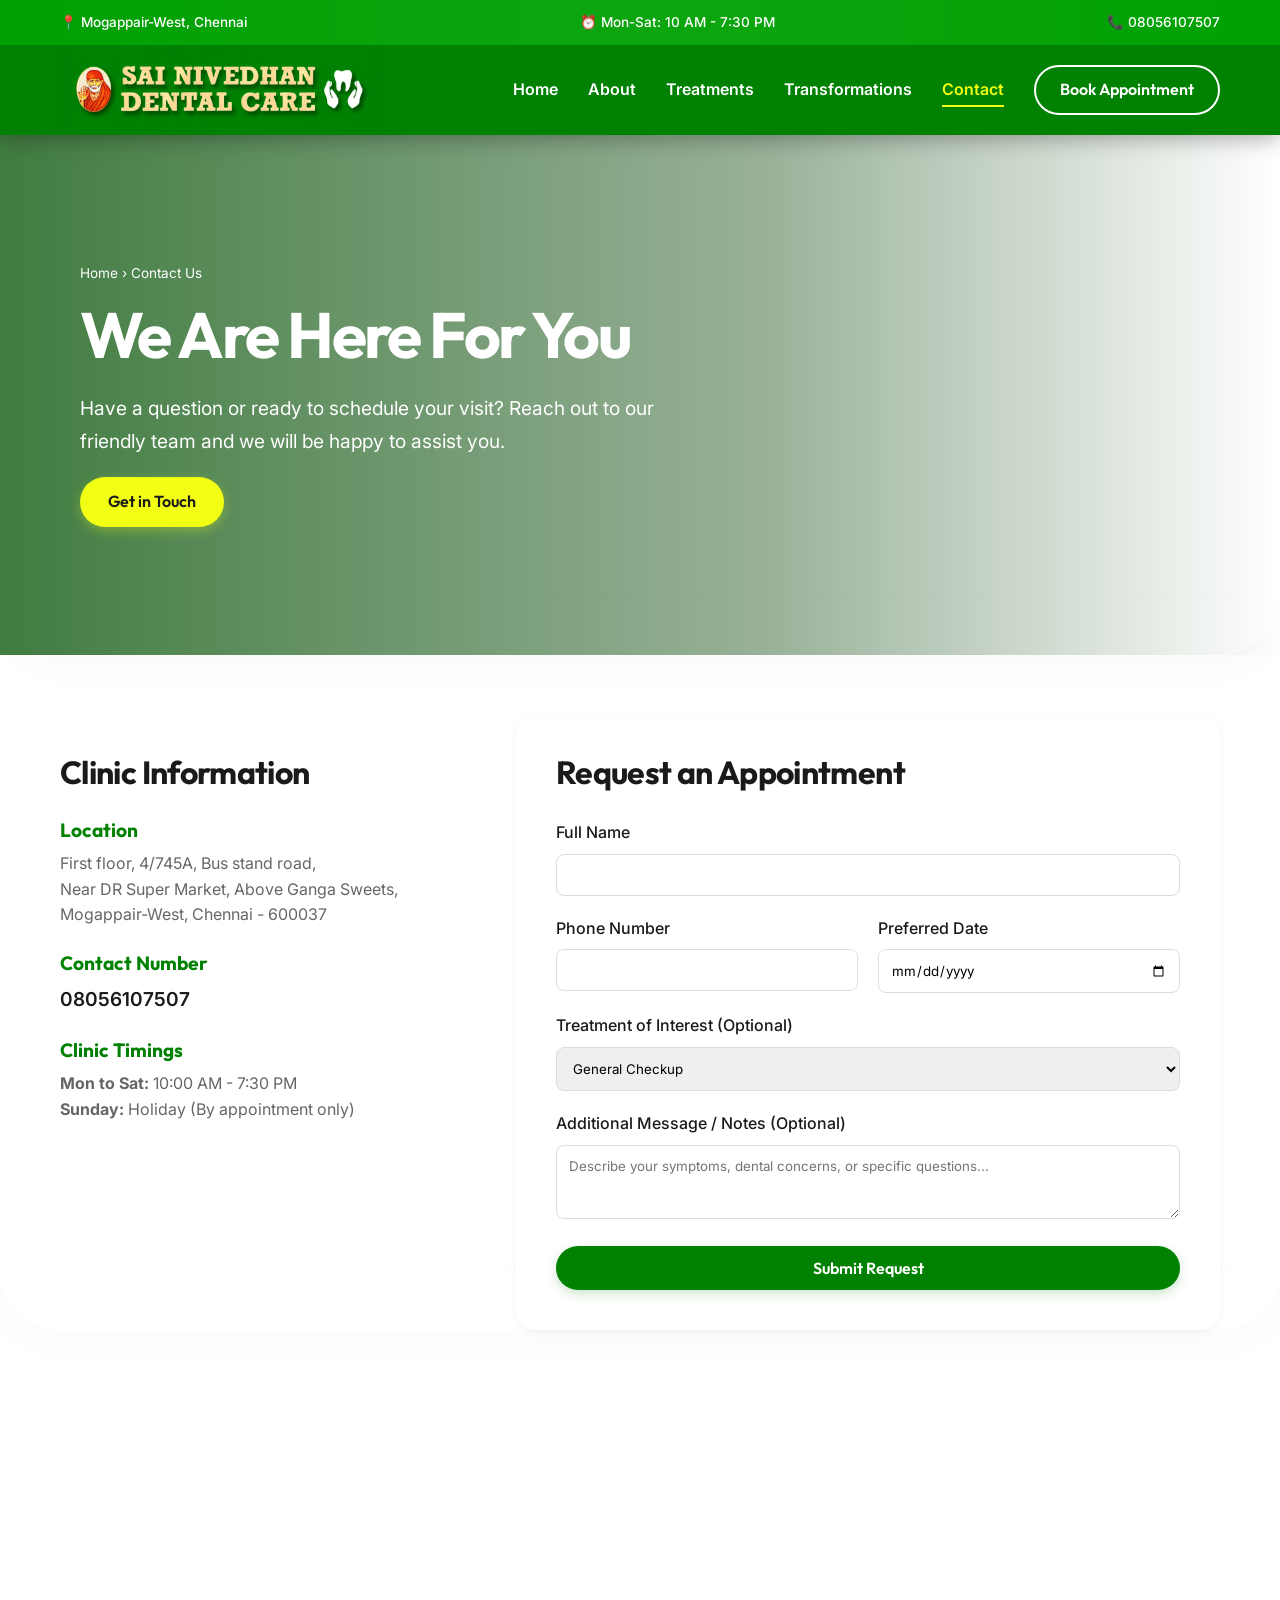
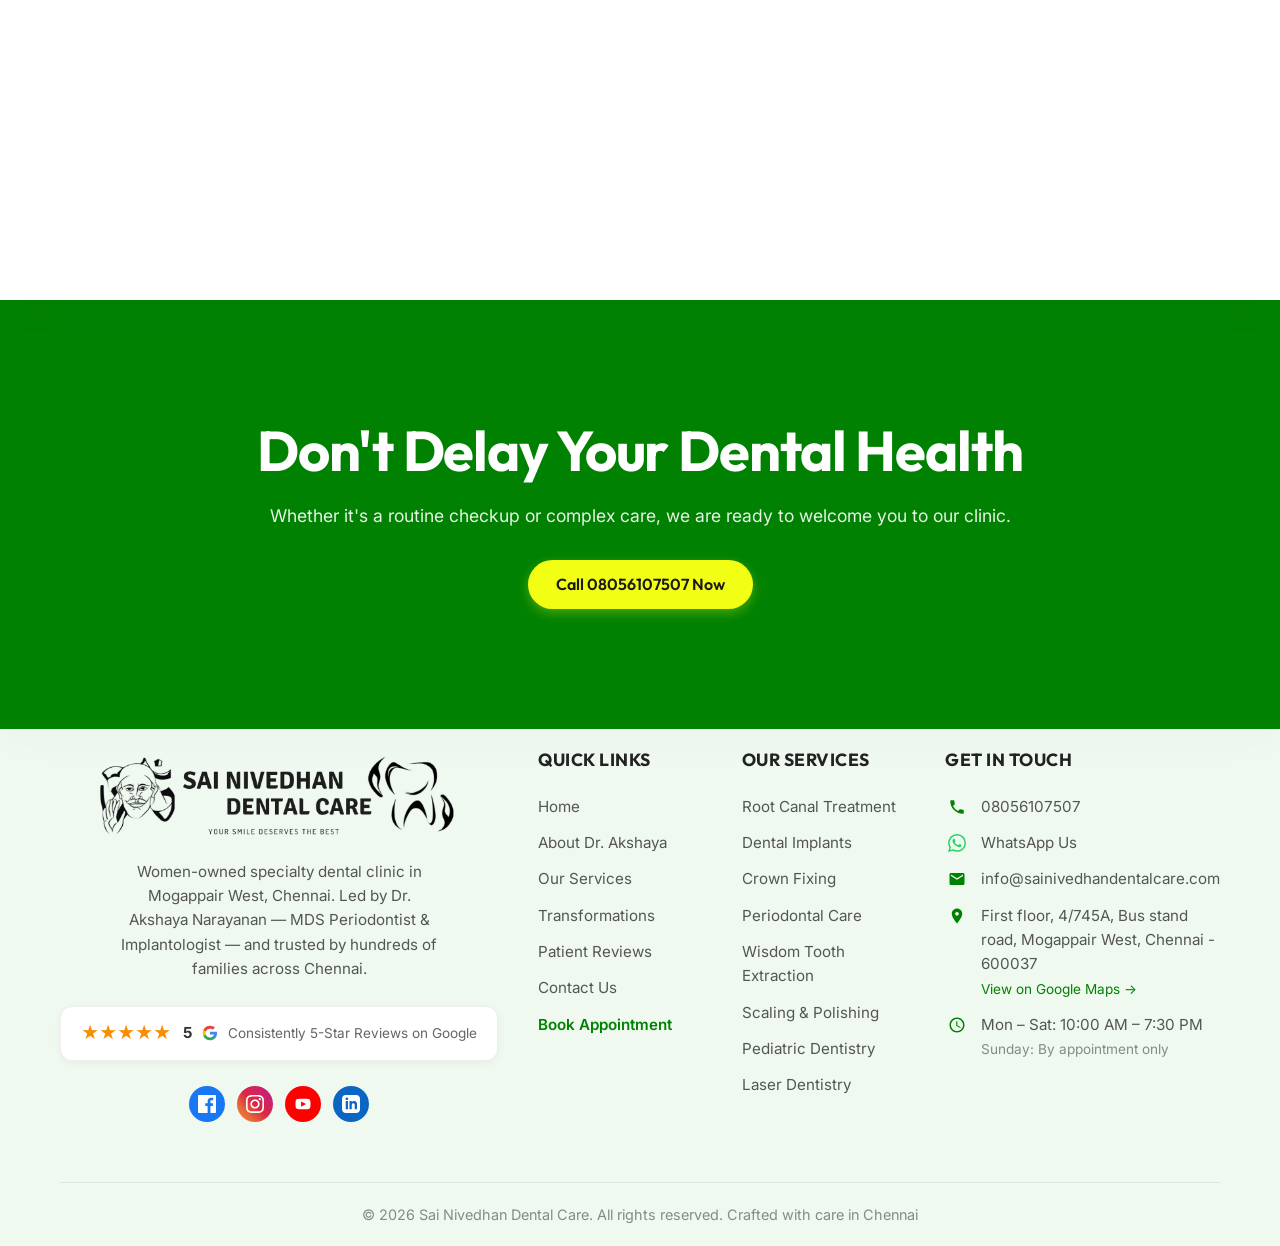
<file: contact.html>
<!DOCTYPE html>
<html lang="en">
<head>
  <meta charset="UTF-8">
  <meta name="viewport" content="width=device-width, initial-scale=1.0">
  <title>Contact Us | Sai Nivedhan Dental Care</title>
  <meta name="description" content="Contact Sai Nivedhan Dental Care in Mogappair West, Chennai. Schedule your consultation with Dr. Akshaya Narayanan, MDS.">
  
  <!-- Open Graph / Facebook / WhatsApp -->
  <meta property="og:title" content="Contact Us | Sai Nivedhan Dental Care" />
  <meta property="og:description" content="Contact Sai Nivedhan Dental Care in Mogappair West, Chennai. Schedule your consultation with Dr. Akshaya Narayanan, MDS." />
  <meta property="og:image" content="https://sai-nivedhan-dental-care.vercel.app/assets/images/hero-contact.png" />
  <meta property="og:image:width" content="1200" />
  <meta property="og:image:height" content="630" />
  <meta property="og:image:type" content="image/png" />
  <meta property="og:image:alt" content="Contact Sai Nivedhan Dental Care" />
  <meta property="og:url" content="https://sai-nivedhan-dental-care.vercel.app/contact.html" />
  <meta property="og:type" content="website" />

  <!-- Twitter Card -->
  <meta name="twitter:card" content="summary_large_image" />
  <meta name="twitter:title" content="Contact Us | Sai Nivedhan Dental Care" />
  <meta name="twitter:description" content="Contact Sai Nivedhan Dental Care in Mogappair West, Chennai. Schedule your consultation with Dr. Akshaya Narayanan, MDS." />
  <meta name="twitter:image" content="https://sai-nivedhan-dental-care.vercel.app/assets/images/hero-contact.png" />

  <link rel="stylesheet" href="assets/css/styles.css">
</head>
<body>
  <!-- Top Bar -->
  <div class="top-bar">
    <div class="container top-bar-container">
      <div class="top-bar-item text-left">
        <span>📍 Mogappair-West, Chennai</span>
      </div>
      <div class="top-bar-item text-center">
        <span>⏰ Mon-Sat: 10 AM - 7:30 PM</span>
      </div>
      <div class="top-bar-item text-right">
        <span>📞 08056107507</span>
      </div>
    </div>
  </div>

  <!-- Header -->
  <header class="header">
    <div class="container nav-container">
      <a href="index.html" class="logo"><img src="assets/images/logo-1.png" alt="Logo"></a>
      <button class="mobile-menu-btn" id="mobile-menu-btn">
        <svg width="24" height="24" viewBox="0 0 24 24" fill="none" stroke="currentColor" stroke-width="2" stroke-linecap="round" stroke-linejoin="round"><line x1="3" y1="12" x2="21" y2="12"></line><line x1="3" y1="6" x2="21" y2="6"></line><line x1="3" y1="18" x2="21" y2="18"></line></svg>
      </button>
      <nav class="nav-links" id="nav-links">
        <a href="index.html">Home</a>
        <a href="about.html">About</a>
        <a href="treatments.html">Treatments</a>
        <a href="transformations.html">Transformations</a>
        <a href="contact.html" class="active">Contact</a>

        <a href="contact.html" class="btn btn-primary">Book Appointment</a>
      </nav>
    </div>
  </header>

  <!-- Hero: Contact -->
  <section class="about-hero-section">
    <div class="about-hero-image-wrap">
      <iframe src="https://www.google.com/maps/embed?pb=!1m18!1m12!1m3!1d3886.13645012574!2d80.17436031535492!3d13.089966990778648!2m3!1f0!2f0!3f0!3m2!1i1024!2i768!4f13.1!3m3!1m2!1s0x3a5263884d0b04c9%3A0xc48c1e6e0cf273d6!2sSai%20Nivedhan%20Dental%20Care!5e0!3m2!1sen!2sin!4v1684488206847!5m2!1sen!2sin" class="about-hero-img" style="border:0; pointer-events: none;" allowfullscreen="" loading="lazy" referrerpolicy="no-referrer-when-downgrade"></iframe>
      <div class="about-hero-overlay">
        <div class="about-hero-breadcrumb reveal reveal-down"><a href="index.html">Home</a> &rsaquo; Contact Us</div>
        <h1 class="about-hero-title reveal reveal-up delay-1">We Are Here For You</h1>
        <p class="about-hero-sub reveal reveal-up delay-2">Have a question or ready to schedule your visit? Reach out to our friendly team and we will be happy to assist you.</p>
        <a href="#contact-details" class="btn btn-accent reveal reveal-up delay-3" style="margin-top:20px;display:inline-block;" onclick="document.getElementById('contact-details').scrollIntoView({behavior: 'smooth'})">Get in Touch</a>
      </div>
    </div>
  </section>

  <section class="section" id="contact-details" style="padding-bottom: 0;">
    <div class="container">
      <div style="display: flex; flex-wrap: wrap; gap: 40px;" class="reveal">
        <!-- Contact Details -->
        <div style="flex: 1; min-width: 300px; padding-top: 40px;" class="reveal reveal-left">
          <h2 style="font-size: 2rem; margin-bottom: 30px; margin-top: 0;">Clinic Information</h2>
          
          <div style="margin-bottom: 25px;">
            <h4 style="color: var(--primary-green); margin-bottom: 10px; font-size: 1.2rem;">Location</h4>
            <p style="color: var(--text-light); line-height: 1.6;">
              First floor, 4/745A, Bus stand road, <br>
              Near DR Super Market, Above Ganga Sweets, <br>
              Mogappair-West, Chennai - 600037
            </p>
          </div>
          
          <div style="margin-bottom: 25px;">
            <h4 style="color: var(--primary-green); margin-bottom: 10px; font-size: 1.2rem;">Contact Number</h4>
            <p style="font-size: 1.2rem; font-weight: 600;">08056107507</p>
          </div>
          
          <div style="margin-bottom: 25px;">
            <h4 style="color: var(--primary-green); margin-bottom: 10px; font-size: 1.2rem;">Clinic Timings</h4>
            <p style="color: var(--text-light);">
              <strong>Mon to Sat:</strong> 10:00 AM - 7:30 PM <br>
              <strong>Sunday:</strong> Holiday (By appointment only)
            </p>
          </div>
        </div>

        <!-- Placeholder Form -->
        <div style="flex: 1.5; min-width: 300px; background: var(--white); padding: 40px; border-radius: 20px; box-shadow: var(--shadow-sm);" class="reveal reveal-right delay-2">
          <h2 style="font-size: 2rem; margin-bottom: 30px; margin-top: 0;">Request an Appointment</h2>
          <form id="appointment-form">
            <div style="margin-bottom: 20px;">
              <label for="appt-name" style="display: block; margin-bottom: 8px; font-weight: 500;">Full Name</label>
              <input type="text" id="appt-name" style="width: 100%; padding: 12px; border: 1px solid #ddd; border-radius: 8px; font-family: inherit;" required>
            </div>
            <div style="display: flex; gap: 20px; margin-bottom: 20px;">
              <div style="flex: 1;">
                <label for="appt-phone" style="display: block; margin-bottom: 8px; font-weight: 500;">Phone Number</label>
                <input type="tel" id="appt-phone" style="width: 100%; padding: 12px; border: 1px solid #ddd; border-radius: 8px; font-family: inherit;" required>
              </div>
              <div style="flex: 1;">
                <label for="appt-date" style="display: block; margin-bottom: 8px; font-weight: 500;">Preferred Date</label>
                <input type="date" id="appt-date" style="width: 100%; padding: 12px; border: 1px solid #ddd; border-radius: 8px; font-family: inherit;" required>
              </div>
            </div>
            <div style="margin-bottom: 20px;">
              <label for="appt-treatment" style="display: block; margin-bottom: 8px; font-weight: 500;">Treatment of Interest (Optional)</label>
              <select id="appt-treatment" style="width: 100%; padding: 12px; border: 1px solid #ddd; border-radius: 8px; font-family: inherit;">
                <option>General Checkup</option>
                <option>Root Canal</option>
                <option>Dental Implants</option>
                <option>Periodontal Care</option>
                <option>Other</option>
              </select>
            </div>
            <div style="margin-bottom: 20px;">
              <label for="appt-message" style="display: block; margin-bottom: 8px; font-weight: 500;">Additional Message / Notes (Optional)</label>
              <textarea id="appt-message" rows="3" style="width: 100%; padding: 12px; border: 1px solid #ddd; border-radius: 8px; font-family: inherit; resize: vertical;" placeholder="Describe your symptoms, dental concerns, or specific questions..."></textarea>
            </div>
            <button type="submit" class="btn btn-primary" style="width: 100%;">Submit Request</button>
          </form>
          
          <!-- Developer Test Panel (Optional - automatically hidden in production) -->
          <div id="dev-test-panel" style="margin-top: 20px; padding-top: 15px; border-top: 1px dashed #eee; font-size: 0.85rem; color: #888; display: none;">
            <details style="cursor: pointer;">
              <summary style="font-weight: 500; color: var(--text-light); outline: none; margin-bottom: 5px;">🔧 Email Developer Testing Panel</summary>
              <div style="margin-top: 8px; background: #f9f9f9; padding: 15px; border-radius: 8px; border: 1px solid #eee; cursor: default;" onclick="event.stopPropagation();">
                <p style="margin: 0 0 10px 0; line-height: 1.4;">To test email submissions directly to <strong>francisdza179@gmail.com</strong>:</p>
                <ol style="margin: 0 0 12px 18px; padding: 0; line-height: 1.5;">
                  <li>Go to <a href="https://web3forms.com" target="_blank" style="color: var(--primary-green); text-decoration: underline;">web3forms.com</a></li>
                  <li>Enter your email to instantly receive a free <strong>Access Key</strong> in your inbox</li>
                  <li>Paste the key below to test submission immediately:</li>
                </ol>
                <div style="display: flex; gap: 8px;">
                  <input type="text" id="dev-access-key" placeholder="Paste Web3Forms Access Key here" style="flex: 1; padding: 8px 12px; border: 1px solid #ddd; border-radius: 6px; font-family: monospace; font-size: 0.8rem; background: white;">
                  <button type="button" id="save-key-btn" style="padding: 8px 12px; background: var(--primary-green); color: white; border: none; border-radius: 6px; font-weight: 600; cursor: pointer; font-size: 0.8rem;">Save</button>
                </div>
                <p id="key-status-msg" style="margin: 6px 0 0 0; font-size: 0.75rem; color: var(--primary-green); font-weight: 500; display: none;"></p>
              </div>
            </details>
          </div>
        </div>
      </div>
    </div>
  </section>

  <!-- Interactive Map -->
  <section style="width: 100%; display: flex;">
    <iframe src="https://www.google.com/maps/embed?pb=!1m18!1m12!1m3!1d3886.13645012574!2d80.17436031535492!3d13.089966990778648!2m3!1f0!2f0!3f0!3m2!1i1024!2i768!4f13.1!3m3!1m2!1s0x3a5263884d0b04c9%3A0xc48c1e6e0cf273d6!2sSai%20Nivedhan%20Dental%20Care!5e0!3m2!1sen!2sin!4v1684488206847!5m2!1sen!2sin" width="100%" height="450" style="border:0;" allowfullscreen="" loading="lazy" referrerpolicy="no-referrer-when-downgrade"></iframe>
  </section>

  <!-- CTA Section -->
  <section class="cta-section">
    <div class="container">
      <h2>Don't Delay Your Dental Health</h2>
      <p>Whether it's a routine checkup or complex care, we are ready to welcome you to our clinic.</p>
      <a href="tel:08056107507" class="btn btn-accent">Call 08056107507 Now</a>
    </div>
  </section>

  <!-- Footer -->
            <footer class="footer">
    <div class="container">
      <div class="footer-grid">
        <!-- Column 1: Info -->
        <div class="footer-col">
          <img src="assets/images/Footer_Logo_No_BG (Claude).png" alt="Sai Nivedhan Dental Care" class="footer-logo">
          <p class="footer-bio">Women-owned specialty dental clinic in Mogappair West, Chennai. Led by Dr. Akshaya Narayanan &mdash; MDS Periodontist &amp; Implantologist &mdash; and trusted by hundreds of families across Chennai.</p>
          
          <div class="google-review-badge">
            <div class="google-stars">&#9733;&#9733;&#9733;&#9733;&#9733;</div>
            <div class="google-rating">
              5 
              <span class="google-logo-wrapper">
                <svg viewBox="0 0 24 24" width="16" height="16" xmlns="http://www.w3.org/2000/svg">
                  <path d="M22.56 12.25c0-.78-.07-1.53-.2-2.25H12v4.26h5.92c-.26 1.37-1.04 2.53-2.21 3.31v2.77h3.57c2.08-1.92 3.28-4.74 3.28-8.09z" fill="#4285F4"/>
                  <path d="M12 23c2.97 0 5.46-.98 7.28-2.66l-3.57-2.77c-.98.66-2.23 1.06-3.71 1.06-2.86 0-5.29-1.93-6.16-4.53H2.18v2.84C3.99 20.53 7.7 23 12 23z" fill="#34A853"/>
                  <path d="M5.84 14.09c-.22-.66-.35-1.36-.35-2.09s.13-1.43.35-2.09V7.07H2.18C1.43 8.55 1 10.22 1 12s.43 3.45 1.18 4.93l2.85-2.22.81-.62z" fill="#FBBC05"/>
                  <path d="M12 5.38c1.62 0 3.06.56 4.21 1.66l3.15-3.15C17.45 2.09 14.97 1 12 1 7.7 1 3.99 3.47 2.18 7.07l3.66 2.84c.87-2.6 3.3-4.53 12-4.53z" fill="#EA4335"/>
                </svg>
              </span>
              <span class="google-count" style="white-space: nowrap;">Consistently 5-Star Reviews on Google</span>
            </div>
          </div>

          <div class="footer-social">
            <a href="#" class="social-icon social-fb" title="Facebook">
              <svg viewBox="0 0 24 24" fill="white" xmlns="http://www.w3.org/2000/svg"><path d="M22.675 0H1.325C.593 0 0 .593 0 1.325v21.351C0 23.407.593 24 1.325 24h11.495v-9.294H9.691v-3.622h3.129V8.413c0-3.1 1.893-4.788 4.659-4.788 1.325 0 2.463.099 2.795.143v3.24l-1.918.001c-1.504 0-1.795.715-1.795 1.763v2.313h3.587l-.467 3.622h-3.12V24h6.116c.73 0 1.323-.593 1.323-1.325V1.325C24 .593 23.407 0 22.675 0z"/></svg>
            </a>
            <a href="#" class="social-icon social-ig" title="Instagram">
              <svg viewBox="0 0 24 24" fill="white" xmlns="http://www.w3.org/2000/svg"><path d="M12 2.163c3.204 0 3.584.012 4.85.07 1.17.054 1.805.249 2.227.412.56.216.96.474 1.38.894.42.42.678.82.894 1.38.163.422.358 1.057.412 2.227.058 1.266.07 1.646.07 4.85s-.012 3.584-.07 4.85c-.054 1.17-.249 1.805-.412 2.227-.216.56-.474.96-.894 1.38-.42.42-.82.678-1.38.894-.422.163-1.057.358-2.227.412-1.266.058-1.646.07-4.85.07s-3.584-.012-4.85-.07c-1.17-.054-1.805-.249-2.227-.412-.56-.216-.96-.474-1.38-.894-.42-.42-.678-.82-.894-1.38-.163-.422-.358-1.057-.412-2.227-.058-1.266-.07-1.646-.07-4.85s.012-3.584.07-4.85c.054-1.17.249-1.805.412-2.227.216-.56.474-.96.894-1.38.42-.42.82-.678 1.38-.894.422-.163 1.057-.358 2.227-.412 1.266-.058 1.646-.07 4.85-.07zm0-2.163c-3.259 0-3.667.014-4.947.072-1.277.057-2.148.258-2.911.555-.787.306-1.455.717-2.119 1.381-.664.664-1.075 1.332-1.381 2.119-.297.763-.498 1.634-.555 2.911-.058 1.28-.072 1.688-.072 4.947s.014 3.667.072 4.947c.057 1.277.258 2.148.555 2.911.306.787.717 1.455 1.381 2.119.664.664 1.332 1.075 2.119 1.381.763.297 1.634.498 2.911.555 1.28.058 1.688.072 4.947.072s3.667-.014 4.947-.072c1.277-.057 2.148-.258 2.911-.555.787-.306 1.455-.717 2.119-1.381.664-.664 1.075-1.332 1.381-2.119.297-.763.498-1.634.555-2.911.058-1.28.072-1.688.072-4.947s-.014-3.667-.072-4.947c-.057-1.277-.258-2.148-.555-2.911-.306-.787-.717-1.455-1.381-2.119-.664-.664-1.332-1.075-2.119-1.381-.763-.297-1.634-.498-2.911-.555-1.28-.058-1.688-.072-4.947-.072zm0 5.838c-3.403 0-6.162 2.759-6.162 6.162s2.759 6.162 6.162 6.162 6.162-2.759 6.162-6.162-2.759-6.162-6.162-6.162zm0 10.162c-2.209 0-4-1.791-4-4s1.791-4 4-4 4 1.791 4 4-1.791 4-4 4zm6.406-11.845c-.796 0-1.441.645-1.441 1.441s.645 1.441 1.441 1.441 1.441-.645 1.441-1.441-.645-1.441-1.441-1.441z"/></svg>
            </a>
            <a href="#" class="social-icon social-yt" title="YouTube">
              <svg viewBox="0 0 24 24" fill="white" xmlns="http://www.w3.org/2000/svg"><path d="M21.58 7.19c-.23-.86-.91-1.54-1.77-1.77C18.25 5 12 5 12 5s-6.25 0-7.81.42c-.86.23-1.54.91-1.77 1.77C2 8.75 2 12 2 12s0 3.25.42 4.81c.23.86.91 1.54 1.77 1.77C5.75 19 12 19 12 19s6.25 0 7.81-.42c.86-.23 1.54-.91 1.77-1.77.42-1.56.42-4.81.42-4.81s0-3.25-.42-4.81zM9.5 15.5V8.5l6.5 3.5-6.5 3.5z"/></svg>
            </a>
            <a href="#" class="social-icon social-li" title="LinkedIn">
              <svg viewBox="0 0 24 24" fill="white" xmlns="http://www.w3.org/2000/svg"><path d="M19 0h-14c-2.761 0-5 2.239-5 5v14c0 2.761 2.239 5 5 5h14c2.762 0 5-2.239 5-5v-14c0-2.761-2.238-5-5-5zm-11 19h-3v-11h3v11zm-1.5-12.268c-.966 0-1.75-.79-1.75-1.764s.784-1.764 1.75-1.764 1.75.79 1.75 1.764-.783 1.764-1.75 1.764zm13.5 12.268h-3v-5.604c0-3.368-4-3.113-4 0v5.604h-3v-11h3v1.765c1.396-2.586 7-2.777 7 2.476v6.759z"/></svg>
            </a>
          </div>
        </div>

        <!-- Column 2: Quick Links -->
        <div class="footer-col">
          <h3>Quick Links</h3>
          <ul class="footer-links">
            <li><a href="index.html">Home</a></li>
            <li><a href="about.html">About Dr. Akshaya</a></li>
            <li><a href="treatments.html">Our Services</a></li>
            <li><a href="transformations.html">Transformations</a></li>
            <li><a href="index.html#testimonials">Patient Reviews</a></li>
            <li><a href="contact.html">Contact Us</a></li>
            <li><a href="contact.html" style="font-weight: 600; color: var(--primary-green);">Book Appointment</a></li>
          </ul>
        </div>

        <!-- Column 3: Our Services -->
        <div class="footer-col">
          <h3>Our Services</h3>
          <ul class="footer-links">
            <li><a href="treatments.html">Root Canal Treatment</a></li>
            <li><a href="treatments.html">Dental Implants</a></li>
            <li><a href="treatments.html">Crown Fixing</a></li>
            <li><a href="treatments.html">Periodontal Care</a></li>
            <li><a href="treatments.html">Wisdom Tooth Extraction</a></li>
            <li><a href="treatments.html">Scaling & Polishing</a></li>
            <li><a href="treatments.html">Pediatric Dentistry</a></li>
            <li><a href="treatments.html">Laser Dentistry</a></li>
          </ul>
        </div>

        <!-- Column 4: Contact -->
        <div class="footer-col">
          <h3>Get In Touch</h3>
          <ul class="footer-contact">
            <li><i><svg viewBox="0 0 24 24" xmlns="http://www.w3.org/2000/svg"><path d="M6.62 10.79a15.05 15.05 0 0 0 6.59 6.59l2.2-2.2c.27-.27.67-.36 1.02-.24 1.12.37 2.33.57 3.57.57.55 0 1 .45 1 1V20c0 .55-.45 1-1 1-9.39 0-17-7.61-17-17 0-.55.45-1 1-1h3.5c.55 0 1 .45 1 1 0 1.25.2 2.45.57 3.57.11.35.03.74-.25 1.02l-2.2 2.2z" fill="currentColor"/></svg></i><span>08056107507</span></li>
            <li><i><svg viewBox="0 0 24 24" xmlns="http://www.w3.org/2000/svg"><path d="M17.472 14.382c-.297-.149-1.758-.867-2.03-.967-.273-.099-.471-.148-.67.15-.197.297-.767.966-.94 1.164-.173.199-.347.223-.644.075-.297-.15-1.255-.463-2.39-1.475-.883-.788-1.48-1.761-1.653-2.059-.173-.297-.018-.458.13-.606.134-.133.298-.347.446-.52.149-.174.198-.298.298-.497.099-.198.05-.371-.025-.52-.075-.149-.669-1.612-.916-2.207-.242-.579-.487-.5-.669-.51-.173-.008-.371-.01-.57-.01-.198 0-.52.074-.792.372-.272.297-1.04 1.016-1.04 2.479 0 1.462 1.065 2.875 1.213 3.074.149.198 2.096 3.2 5.077 4.487.709.306 1.262.489 1.694.625.712.227 1.36.195 1.871.118.571-.085 1.758-.719 2.006-1.413.248-.694.248-1.289.173-1.413-.074-.124-.272-.198-.57-.347m-5.421 7.403h-.004a9.87 9.87 0 01-5.031-1.378l-.361-.214-3.741.982.998-3.648-.235-.374a9.86 9.86 0 01-1.51-5.26c.001-5.45 4.436-9.884 9.888-9.884 2.64 0 5.122 1.03 6.988 2.898a9.825 9.825 0 012.893 6.994c-.003 5.45-4.437 9.884-9.885 9.884m8.413-18.297A11.815 11.815 0 0012.05 0C5.495 0 .16 5.335.157 11.892c0 2.096.547 4.142 1.588 5.945L.057 24l6.305-1.654a11.882 11.882 0 005.683 1.448h.005c6.554 0 11.89-5.335 11.893-11.893a11.821 11.821 0 00-3.48-8.413z" fill="#25D366"/></svg></i><span>WhatsApp Us</span></li>
            <li><i><svg viewBox="0 0 24 24" xmlns="http://www.w3.org/2000/svg"><path d="M20 4H4c-1.1 0-1.99.9-1.99 2L2 18c0 1.1.9 2 2 2h16c1.1 0 2-.9 2-2V6c0-1.1-.9-2-2-2zm0 4l-8 5-8-5V6l8 5 8-5v2z" fill="currentColor"/></svg></i><span>info@sainivedhandentalcare.com</span></li>
            <li><i><svg viewBox="0 0 24 24" xmlns="http://www.w3.org/2000/svg"><path d="M12 2C8.13 2 5 5.13 5 9c0 5.25 7 13 7 13s7-7.75 7-13c0-3.87-3.13-7-7-7zm0 9.5c-1.38 0-2.5-1.12-2.5-2.5s1.12-2.5 2.5-2.5 2.5 1.12 2.5 2.5-1.12 2.5-2.5 2.5z" fill="currentColor"/></svg></i><span>First floor, 4/745A, Bus stand road, Mogappair West, Chennai - 600037 <br><a href="#" style="color: var(--primary-green); font-size: 0.85rem;">View on Google Maps &rarr;</a></span></li>
            <li><i><svg viewBox="0 0 24 24" xmlns="http://www.w3.org/2000/svg"><path d="M11.99 2C6.47 2 2 6.48 2 12s4.47 10 9.99 10C17.52 22 22 17.52 22 12S17.52 2 11.99 2zM12 20c-4.42 0-8-3.58-8-8s3.58-8 8-8 8 3.58 8 8-3.58 8-8 8zm.5-13H11v6l5.25 3.15.75-1.23-4.5-2.67z" fill="currentColor"/></svg></i><span>Mon &ndash; Sat: 10:00 AM &ndash; 7:30 PM <br><span style="font-size: 0.85rem; color: #888;">Sunday: By appointment only</span></span></li>
          </ul>
        </div>
      </div>

      <div class="footer-bottom">
        <span>&copy; 2026 Sai Nivedhan Dental Care. All rights reserved.</span>
        <span>Crafted with care in Chennai</span>
      </div>
    </div>
  </footer>





  <script src="assets/js/main.js"></script>
</body>
</html>
</file>
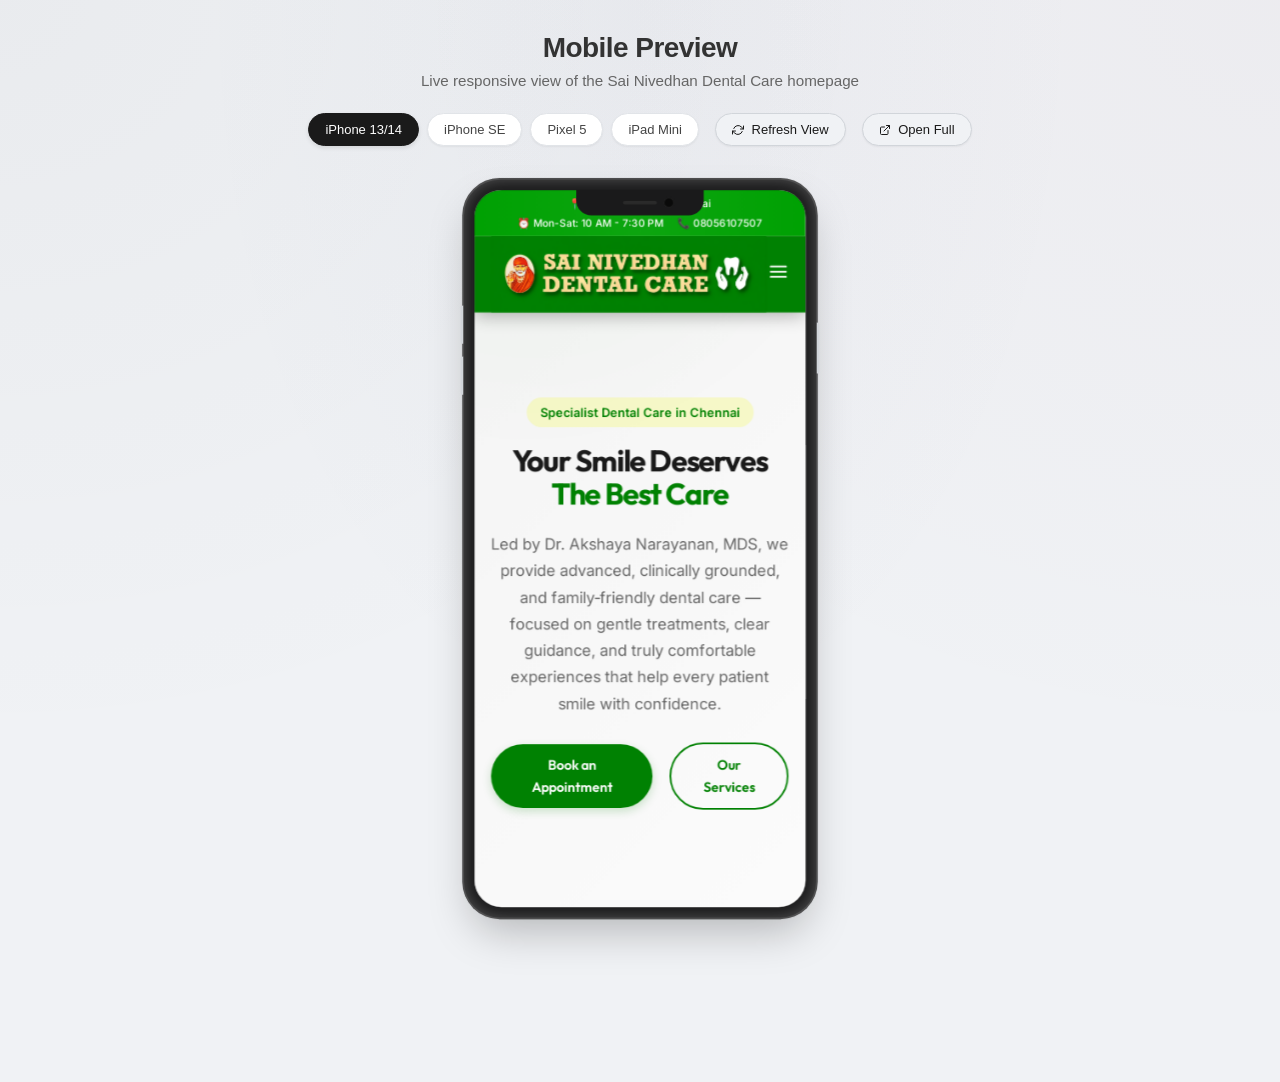
<file: mobile-preview.html>
<!DOCTYPE html>
<html lang="en">
<head>
    <meta charset="UTF-8">
    <meta name="viewport" content="width=device-width, initial-scale=1.0">
    <title>Mobile Preview - Sai Nivedhan Dental Care</title>
    <style>
        :root {
            --bg-color: #f0f2f5;
            --frame-color: #1a1a1b;
            --screen-width: 390px;
            --screen-height: 844px;
        }

        body {
            margin: 0;
            padding: 2rem 1rem;
            min-height: 100vh;
            display: flex;
            justify-content: center;
            align-items: center;
            background-color: var(--bg-color);
            background-image: 
                radial-gradient(at 0% 0%, hsla(253,16%,7%,0.03) 0, transparent 50%), 
                radial-gradient(at 50% 0%, hsla(225,39%,30%,0.03) 0, transparent 50%), 
                radial-gradient(at 100% 0%, hsla(339,49%,30%,0.03) 0, transparent 50%);
            font-family: -apple-system, BlinkMacSystemFont, "Segoe UI", Roboto, Helvetica, Arial, sans-serif;
            box-sizing: border-box;
        }

        .preview-container {
            text-align: center;
            display: flex;
            flex-direction: column;
            align-items: center;
        }

        .preview-header {
            margin-bottom: 1.5rem;
            color: #333;
        }

        .preview-header h1 {
            margin: 0 0 0.5rem 0;
            font-size: 1.75rem;
            font-weight: 600;
            letter-spacing: -0.02em;
        }

        .preview-header p {
            margin: 0;
            color: #666;
            font-size: 0.95rem;
        }

        .controls {
            margin-bottom: 2rem;
            display: flex;
            gap: 0.5rem;
            justify-content: center;
            flex-wrap: wrap;
        }
        
        .device-btn {
            padding: 8px 16px;
            background: #fff;
            border: 1px solid #e1e4e8;
            border-radius: 20px;
            cursor: pointer;
            font-size: 13px;
            font-weight: 500;
            color: #444;
            transition: all 0.2s ease;
            box-shadow: 0 1px 2px rgba(0,0,0,0.05);
        }
        
        .device-btn:hover {
            background: #f8f9fa;
            border-color: #d1d5da;
            transform: translateY(-1px);
        }
        
        .device-btn.active {
            background: #1a1a1a;
            color: #fff;
            border-color: #1a1a1a;
            box-shadow: 0 2px 4px rgba(0,0,0,0.1);
        }

        .device-btn.action-btn {
            background: #f0f2f5;
            border-color: #d1d5da;
            color: #1a1a1a;
            margin-left: 0.5rem;
        }

        .device-btn.action-btn:hover {
            background: #e1e4e8;
        }

        .device-frame {
            position: relative;
            width: var(--screen-width);
            height: var(--screen-height);
            background-color: var(--frame-color);
            border-radius: 44px;
            padding: 14px;
            box-shadow: 
                0 25px 50px -12px rgba(0, 0, 0, 0.25),
                0 0 0 1px rgba(0,0,0,0.05),
                inset 0 0 0 2px rgba(255,255,255,0.1),
                inset 0 0 20px rgba(255,255,255,0.3);
            transition: width 0.3s ease, height 0.3s ease;
        }

        /* Power/Volume buttons simulation */
        .device-frame::before {
            content: '';
            position: absolute;
            left: -2px;
            top: 150px;
            width: 3px;
            height: 45px;
            background: #d1d5da;
            border-top-left-radius: 4px;
            border-bottom-left-radius: 4px;
            box-shadow: 0 60px 0 #d1d5da;
        }

        .device-frame::after {
            content: '';
            position: absolute;
            right: -2px;
            top: 170px;
            width: 3px;
            height: 60px;
            background: #d1d5da;
            border-top-right-radius: 4px;
            border-bottom-right-radius: 4px;
        }

        /* Notch simulation */
        .device-notch {
            position: absolute;
            top: 14px;
            left: 50%;
            transform: translateX(-50%);
            width: 150px;
            height: 30px;
            background-color: var(--frame-color);
            border-bottom-left-radius: 18px;
            border-bottom-right-radius: 18px;
            z-index: 10;
            display: flex;
            align-items: center;
            justify-content: center;
            transition: opacity 0.3s ease;
        }

        /* Camera pill inside notch */
        .device-notch::before {
            content: '';
            position: absolute;
            right: 35px;
            width: 12px;
            height: 12px;
            border-radius: 50%;
            background: #0a0a0a;
            box-shadow: inset 0 0 2px rgba(255,255,255,0.2);
        }
        
        /* Speaker grill */
        .device-notch::after {
            content: '';
            position: absolute;
            width: 40px;
            height: 4px;
            border-radius: 2px;
            background: #2a2a2a;
        }

        .device-screen {
            position: relative;
            width: 100%;
            height: 100%;
            background-color: #ffffff;
            border-radius: 32px;
            overflow: hidden;
            /* To ensure iframe contents don't bleed out of rounded corners */
            mask-image: radial-gradient(white, black);
            -webkit-mask-image: -webkit-radial-gradient(white, black);
        }

        .device-iframe {
            width: 100%;
            height: 100%;
            border: none;
            display: block;
            /* Hide scrollbar for a cleaner look, though it might be useful to keep */
        }
        
        @media (max-height: 950px) {
            .device-frame {
                transform: scale(0.85);
                transform-origin: top center;
            }
        }

        @media (max-height: 800px) {
            .device-frame {
                transform: scale(0.7);
                transform-origin: top center;
            }
        }
    </style>
</head>
<body>

    <div class="preview-container">
        <div class="preview-header">
            <h1>Mobile Preview</h1>
            <p>Live responsive view of the Sai Nivedhan Dental Care homepage</p>
        </div>

        <div class="controls">
            <button class="device-btn active" onclick="setDevice('iphone13')">iPhone 13/14</button>
            <button class="device-btn" onclick="setDevice('iphone-se')">iPhone SE</button>
            <button class="device-btn" onclick="setDevice('pixel5')">Pixel 5</button>
            <button class="device-btn" onclick="setDevice('ipad-mini')">iPad Mini</button>
            <button class="device-btn action-btn" onclick="reloadFrame()" title="Reload the iframe content">
                <svg width="12" height="12" viewBox="0 0 24 24" fill="none" stroke="currentColor" stroke-width="2" stroke-linecap="round" stroke-linejoin="round" style="margin-right: 4px; vertical-align: -2px;">
                    <polyline points="23 4 23 10 17 10"></polyline>
                    <polyline points="1 20 1 14 7 14"></polyline>
                    <path d="M3.51 9a9 9 0 0 1 14.85-3.36L23 10M1 14l4.64 4.36A9 9 0 0 0 20.49 15"></path>
                </svg>
                Refresh View
            </button>
            <button class="device-btn action-btn" onclick="openNewTab()" title="Open preview in a new tab">
                <svg width="12" height="12" viewBox="0 0 24 24" fill="none" stroke="currentColor" stroke-width="2" stroke-linecap="round" stroke-linejoin="round" style="margin-right: 4px; vertical-align: -2px;">
                    <path d="M18 13v6a2 2 0 0 1-2 2H5a2 2 0 0 1-2-2V8a2 2 0 0 1 2-2h6"></path>
                    <polyline points="15 3 21 3 21 9"></polyline>
                    <line x1="10" y1="14" x2="21" y2="3"></line>
                </svg>
                Open Full
            </button>
        </div>

        <div class="device-frame" id="deviceFrame">
            <div class="device-notch" id="deviceNotch"></div>
            <div class="device-screen">
                <iframe src="index.html" class="device-iframe" id="previewFrame" title="Mobile Preview"></iframe>
            </div>
        </div>
    </div>

    <script>
        const devices = {
            'iphone13': { width: '390px', height: '844px', notch: true },
            'iphone-se': { width: '375px', height: '667px', notch: false },
            'pixel5': { width: '393px', height: '851px', notch: false }, /* small hole punch, effectively no notch frame */
            'ipad-mini': { width: '768px', height: '1024px', notch: false }
        };

        function setDevice(deviceKey) {
            const device = devices[deviceKey];
            const root = document.documentElement;
            const notch = document.getElementById('deviceNotch');
            const buttons = document.querySelectorAll('.device-btn:not(.action-btn)');
            
            root.style.setProperty('--screen-width', device.width);
            root.style.setProperty('--screen-height', device.height);
            
            if (device.notch) {
                notch.style.opacity = '1';
            } else {
                notch.style.opacity = '0';
            }

            buttons.forEach(btn => {
                btn.classList.remove('active');
                if (btn.getAttribute('onclick') && btn.getAttribute('onclick').includes(deviceKey)) {
                    btn.classList.add('active');
                }
            });
        }
        
        function reloadFrame() {
            const frame = document.getElementById('previewFrame');
            // Force reload by appending a query parameter or just reassigning src
            const currentSrc = frame.src.split('?')[0];
            frame.src = currentSrc + '?t=' + new Date().getTime();
        }

        function openNewTab() {
            window.open('index.html', '_blank');
        }
    </script>
</body>
</html>
</file>
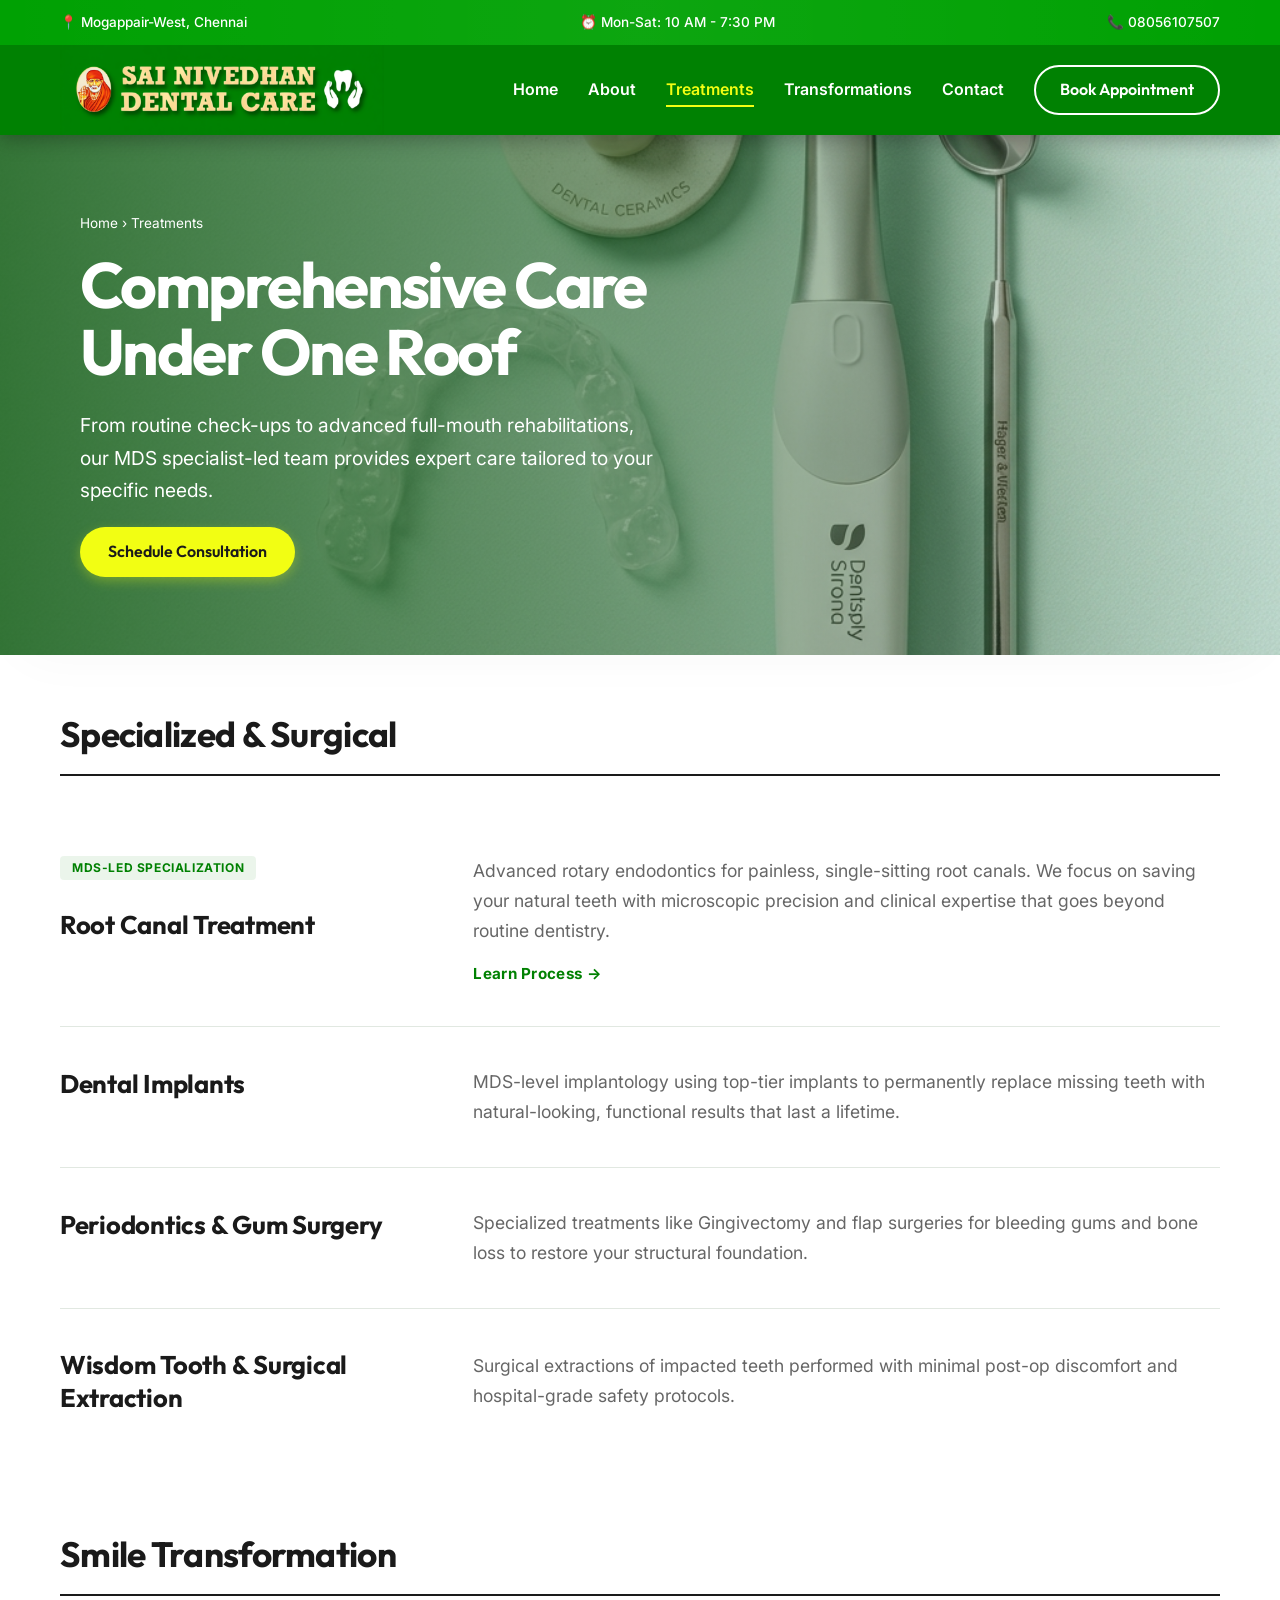
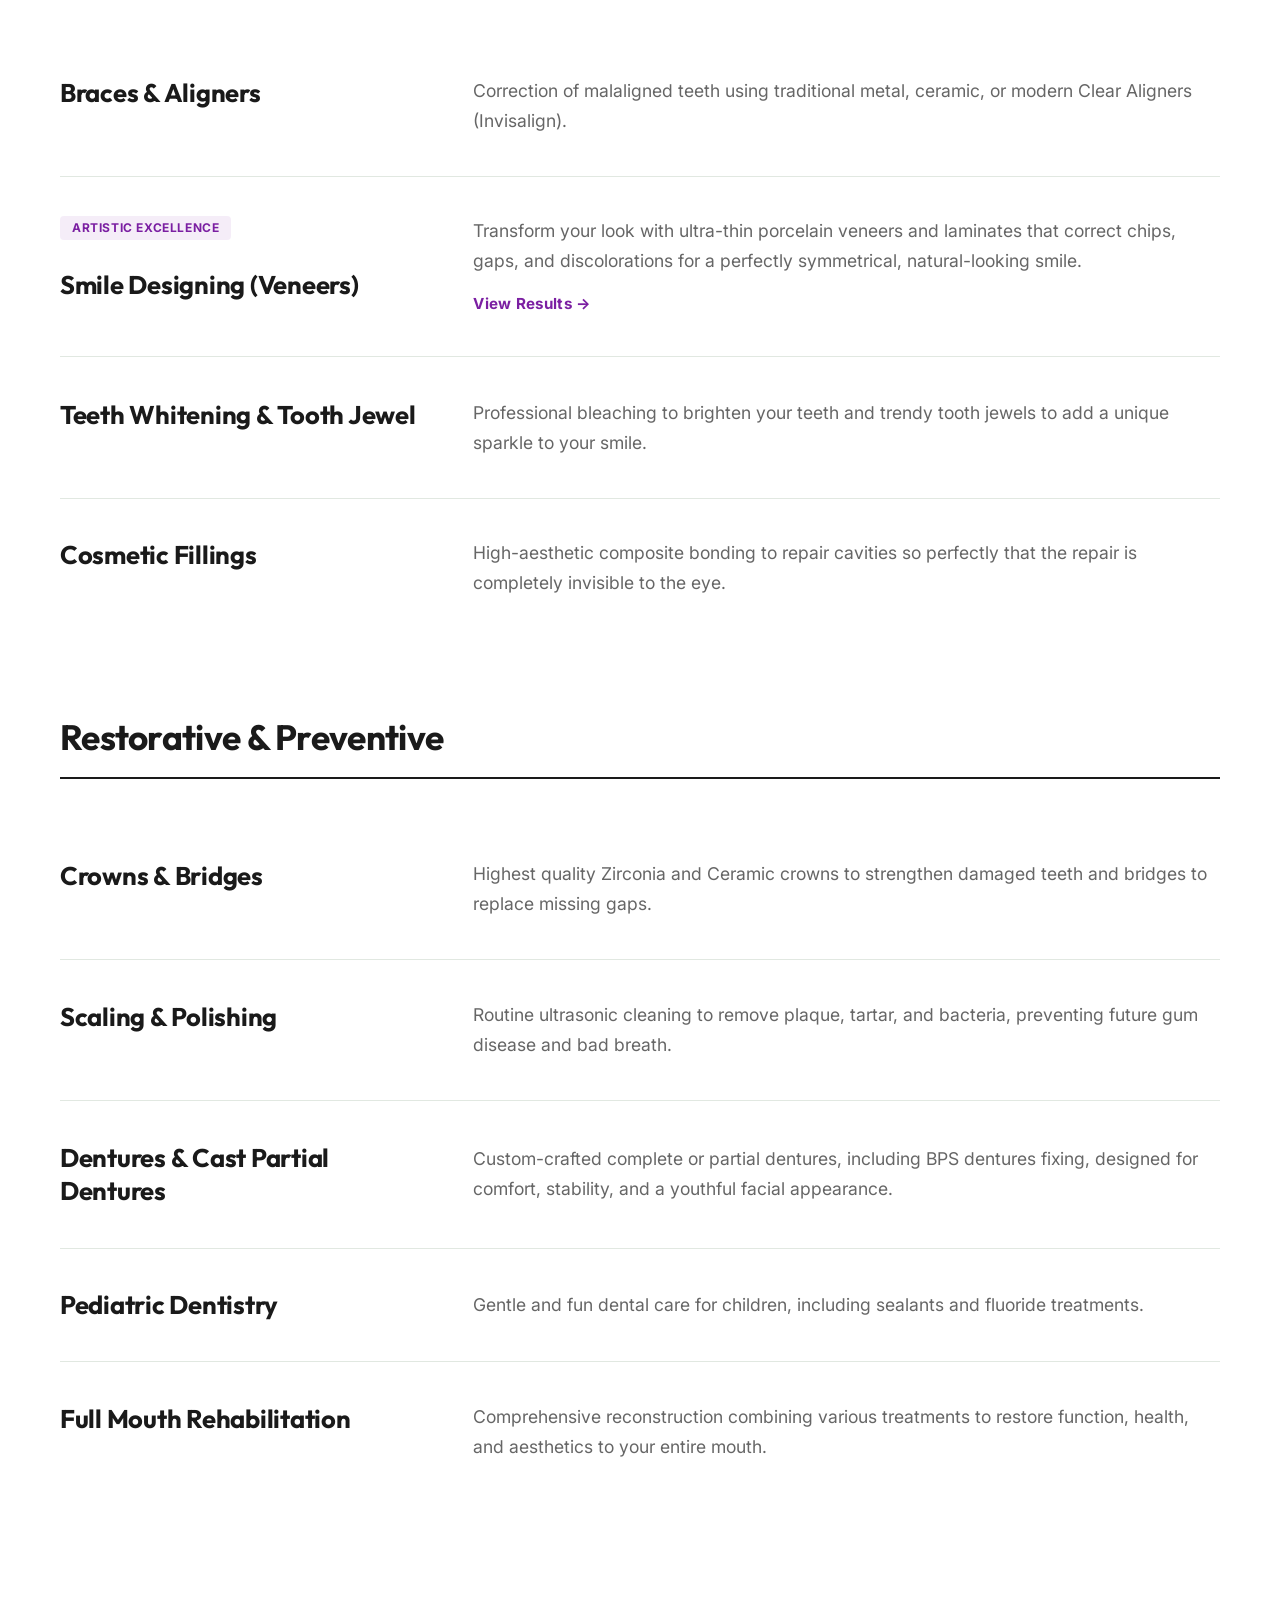
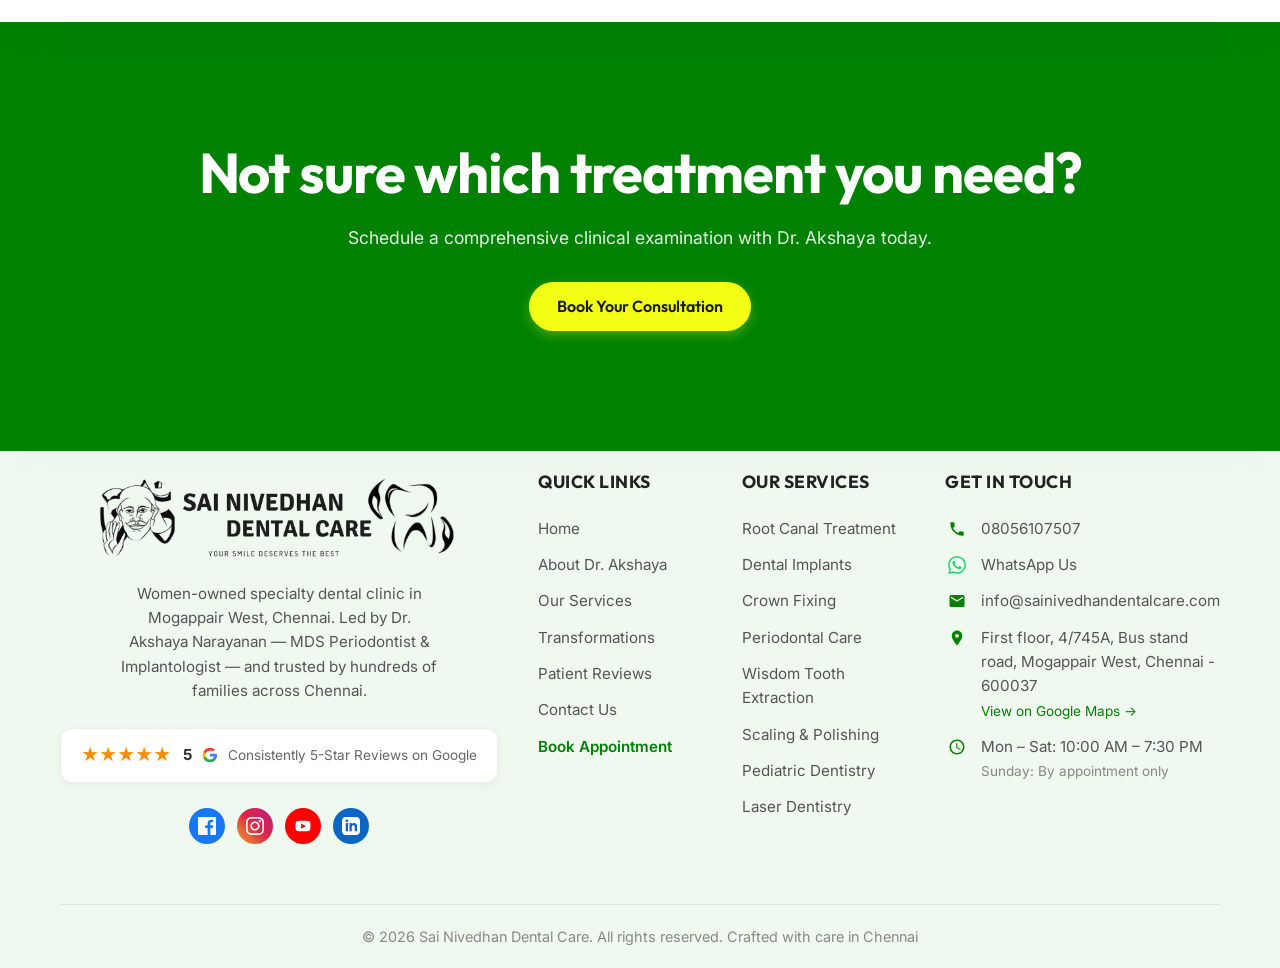
<file: treatments.html>
<!DOCTYPE html>
<html lang="en">
<head>
  <meta charset="UTF-8">
  <meta name="viewport" content="width=device-width, initial-scale=1.0">
  <title>All Treatments | Sai Nivedhan Dental Care</title>
  <meta name="description" content="Explore advanced root canals, dental implants, periodontal care, and cosmetic dentistry at Sai Nivedhan Dental Care in Mogappair West, Chennai.">
  
  <!-- Open Graph / Facebook / WhatsApp -->
  <meta property="og:title" content="All Treatments | Sai Nivedhan Dental Care" />
  <meta property="og:description" content="Explore advanced root canals, dental implants, periodontal care, and cosmetic dentistry at Sai Nivedhan Dental Care in Mogappair West, Chennai." />
  <meta property="og:image" content="https://sai-nivedhan-dental-care.vercel.app/assets/images/hero-treatments.png" />
  <meta property="og:image:width" content="1200" />
  <meta property="og:image:height" content="630" />
  <meta property="og:image:type" content="image/png" />
  <meta property="og:image:alt" content="Dental Treatments at Sai Nivedhan Dental Care" />
  <meta property="og:url" content="https://sai-nivedhan-dental-care.vercel.app/treatments.html" />
  <meta property="og:type" content="website" />

  <!-- Twitter Card -->
  <meta name="twitter:card" content="summary_large_image" />
  <meta name="twitter:title" content="All Treatments | Sai Nivedhan Dental Care" />
  <meta name="twitter:description" content="Explore advanced root canals, dental implants, periodontal care, and cosmetic dentistry at Sai Nivedhan Dental Care in Mogappair West, Chennai." />
  <meta name="twitter:image" content="https://sai-nivedhan-dental-care.vercel.app/assets/images/hero-treatments.png" />

  <link rel="stylesheet" href="assets/css/styles.css">
  <style>
    /* Premium Treatments List Layout */
    .treatment-category-block {
      margin-bottom: 80px;
    }
    .treatment-category-block:last-child {
      margin-bottom: 0;
    }
    .treatment-category-header {
      border-bottom: 2px solid var(--charcoal);
      margin-bottom: 40px;
      padding-bottom: 20px;
    }
    .treatment-category-title {
      font-size: 2.2rem;
      color: var(--charcoal);
      font-weight: 700;
      letter-spacing: -0.02em;
      margin: 0;
    }
    .treatments-list {
      display: flex;
      flex-direction: column;
    }
    .treatment-list-item {
      display: grid;
      grid-template-columns: 4fr 8fr;
      gap: 40px;
      padding: 40px 0;
      border-bottom: 1px solid #e1e8e1;
      transition: all 0.4s cubic-bezier(0.16, 1, 0.3, 1);
    }
    .treatment-list-item:last-child {
      border-bottom: none;
    }
    .treatment-list-item:hover {
      background: rgba(0, 129, 2, 0.03);
      padding-left: 24px;
      padding-right: 24px;
      margin-left: -24px;
      margin-right: -24px;
      border-radius: 16px;
      border-bottom-color: transparent;
    }
    .treatment-list-left {
      display: flex;
      flex-direction: column;
      align-items: flex-start;
      gap: 12px;
    }
    .treatment-list-left .editorial-stat {
      background: rgba(0, 129, 2, 0.08);
      padding: 6px 12px;
      font-weight: 700;
      color: var(--primary-green);
      font-size: 0.75rem;
      text-transform: uppercase;
      letter-spacing: 0.05em;
      border-radius: 4px;
    }
    .treatment-list-left .editorial-stat.accent {
      background: rgba(123, 31, 162, 0.08);
      color: #7b1fa2;
    }
    .treatment-list-left h3 {
      font-size: 1.6rem;
      color: var(--charcoal);
      margin: 0;
      font-weight: 700;
      line-height: 1.3;
      letter-spacing: -0.01em;
    }
    .treatment-list-right {
      display: flex;
      flex-direction: column;
      align-items: flex-start;
      gap: 16px;
      justify-content: center;
    }
    .treatment-list-right p {
      font-size: 1.1rem;
      line-height: 1.7;
      color: var(--text-light);
      margin: 0;
      max-width: 800px;
    }
    .link-arrow {
      font-weight: 700;
      color: var(--primary-green);
      text-decoration: none;
      display: inline-flex;
      align-items: center;
      gap: 8px;
      transition: var(--transition);
      font-size: 0.95rem;
      letter-spacing: 0.02em;
    }
    .link-arrow.accent {
      color: #7b1fa2;
    }
    .link-arrow:hover {
      color: var(--charcoal);
      gap: 12px;
    }
    
    @media (max-width: 768px) {
      .treatment-list-item {
        grid-template-columns: 1fr;
        gap: 12px;
        padding: 32px 0;
      }
      .treatment-list-item:hover {
        padding-left: 0;
        padding-right: 0;
        margin-left: 0;
        margin-right: 0;
        background: transparent;
        border-bottom-color: #e1e8e1;
        border-radius: 0;
      }
      .treatment-category-title {
        font-size: 1.8rem;
      }
      .treatment-list-left h3 {
        font-size: 1.4rem;
      }
      .treatment-list-right p {
        font-size: 1.05rem;
      }
    }
  </style>
</head>
<body>
  <!-- Top Bar -->
  <div class="top-bar">
    <div class="container top-bar-container">
      <div class="top-bar-item text-left">
        <span>📍 Mogappair-West, Chennai</span>
      </div>
      <div class="top-bar-item text-center">
        <span>⏰ Mon-Sat: 10 AM - 7:30 PM</span>
      </div>
      <div class="top-bar-item text-right">
        <span>📞 08056107507</span>
      </div>
    </div>
  </div>

  <!-- Header -->
  <header class="header">
    <div class="container nav-container">
      <a href="index.html" class="logo"><img src="assets/images/logo-1.png" alt="Sai Nivedhan Dental Care Logo"></a>
      <button class="mobile-menu-btn" id="mobile-menu-btn">
        <svg width="24" height="24" viewBox="0 0 24 24" fill="none" stroke="currentColor" stroke-width="2" stroke-linecap="round" stroke-linejoin="round"><line x1="3" y1="12" x2="21" y2="12"></line><line x1="3" y1="6" x2="21" y2="6"></line><line x1="3" y1="18" x2="21" y2="18"></line></svg>
      </button>
      <nav class="nav-links" id="nav-links">
        <a href="index.html">Home</a>
        <a href="about.html">About</a>
        <a href="treatments.html" class="active">Treatments</a>
        <a href="transformations.html">Transformations</a>
        <a href="contact.html">Contact</a>

        <a href="contact.html" class="btn btn-primary">Book Appointment</a>
      </nav>
    </div>
  </header>

  <!-- Hero: Treatments -->
  <section class="about-hero-section">
    <div class="about-hero-image-wrap">
      <img src="assets/images/treatments_tech_flatlay.png" alt="Dental Technology Flatlay" class="about-hero-img">
      <div class="about-hero-overlay">
        <div class="about-hero-breadcrumb reveal reveal-down"><a href="index.html">Home</a> &rsaquo; Treatments</div>
        <h1 class="about-hero-title reveal reveal-up delay-1">Comprehensive Care Under One Roof</h1>
        <p class="about-hero-sub reveal reveal-up delay-2">From routine check-ups to advanced full-mouth rehabilitations, our MDS specialist-led team provides expert care tailored to your specific needs.</p>
        <a href="contact.html" class="btn btn-accent reveal reveal-up delay-3" style="margin-top:20px;display:inline-block;">Schedule Consultation</a>
      </div>
    </div>
  </section>

  <!-- Detailed Treatments List -->
  <section class="section">
    <div class="container">
      
      <!-- Category 1: Specialized & Surgical -->
      <div class="treatment-category-block">
        <div class="treatment-category-header reveal reveal-up">
          <h2 class="treatment-category-title">Specialized & Surgical</h2>
        </div>
        <div class="treatments-list">
          
          <div class="treatment-list-item reveal reveal-up">
            <div class="treatment-list-left">
              <span class="editorial-stat">MDS-Led Specialization</span>
              <h3>Root Canal Treatment</h3>
            </div>
            <div class="treatment-list-right">
              <p>Advanced rotary endodontics for painless, single-sitting root canals. We focus on saving your natural teeth with microscopic precision and clinical expertise that goes beyond routine dentistry.</p>
              <a href="contact.html" class="link-arrow">Learn Process &rarr;</a>
            </div>
          </div>

          <div class="treatment-list-item reveal reveal-up delay-1">
            <div class="treatment-list-left">
              <h3>Dental Implants</h3>
            </div>
            <div class="treatment-list-right">
              <p>MDS-level implantology using top-tier implants to permanently replace missing teeth with natural-looking, functional results that last a lifetime.</p>
            </div>
          </div>

          <div class="treatment-list-item reveal reveal-up delay-2">
            <div class="treatment-list-left">
              <h3>Periodontics & Gum Surgery</h3>
            </div>
            <div class="treatment-list-right">
              <p>Specialized treatments like Gingivectomy and flap surgeries for bleeding gums and bone loss to restore your structural foundation.</p>
            </div>
          </div>

          <div class="treatment-list-item reveal reveal-up delay-3">
            <div class="treatment-list-left">
              <h3>Wisdom Tooth & Surgical Extraction</h3>
            </div>
            <div class="treatment-list-right">
              <p>Surgical extractions of impacted teeth performed with minimal post-op discomfort and hospital-grade safety protocols.</p>
            </div>
          </div>

        </div>
      </div>

      <!-- Category 2: Smile Transformation -->
      <div class="treatment-category-block">
        <div class="treatment-category-header reveal reveal-up">
          <h2 class="treatment-category-title">Smile Transformation</h2>
        </div>
        <div class="treatments-list">
          
          <div class="treatment-list-item reveal reveal-up">
            <div class="treatment-list-left">
              <h3>Braces & Aligners</h3>
            </div>
            <div class="treatment-list-right">
              <p>Correction of malaligned teeth using traditional metal, ceramic, or modern Clear Aligners (Invisalign).</p>
            </div>
          </div>

          <div class="treatment-list-item reveal reveal-up delay-1">
            <div class="treatment-list-left">
              <span class="editorial-stat accent">Artistic Excellence</span>
              <h3>Smile Designing (Veneers)</h3>
            </div>
            <div class="treatment-list-right">
              <p>Transform your look with ultra-thin porcelain veneers and laminates that correct chips, gaps, and discolorations for a perfectly symmetrical, natural-looking smile.</p>
              <a href="transformations.html" class="link-arrow accent">View Results &rarr;</a>
            </div>
          </div>

          <div class="treatment-list-item reveal reveal-up delay-2">
            <div class="treatment-list-left">
              <h3>Teeth Whitening & Tooth Jewel</h3>
            </div>
            <div class="treatment-list-right">
              <p>Professional bleaching to brighten your teeth and trendy tooth jewels to add a unique sparkle to your smile.</p>
            </div>
          </div>

          <div class="treatment-list-item reveal reveal-up delay-3">
            <div class="treatment-list-left">
              <h3>Cosmetic Fillings</h3>
            </div>
            <div class="treatment-list-right">
              <p>High-aesthetic composite bonding to repair cavities so perfectly that the repair is completely invisible to the eye.</p>
            </div>
          </div>

        </div>
      </div>

      <!-- Category 3: Restorative & Preventive -->
      <div class="treatment-category-block">
        <div class="treatment-category-header reveal reveal-up">
          <h2 class="treatment-category-title">Restorative & Preventive</h2>
        </div>
        <div class="treatments-list">
          
          <div class="treatment-list-item reveal reveal-up">
            <div class="treatment-list-left">
              <h3>Crowns & Bridges</h3>
            </div>
            <div class="treatment-list-right">
              <p>Highest quality Zirconia and Ceramic crowns to strengthen damaged teeth and bridges to replace missing gaps.</p>
            </div>
          </div>

          <div class="treatment-list-item reveal reveal-up delay-1">
            <div class="treatment-list-left">
              <h3>Scaling & Polishing</h3>
            </div>
            <div class="treatment-list-right">
              <p>Routine ultrasonic cleaning to remove plaque, tartar, and bacteria, preventing future gum disease and bad breath.</p>
            </div>
          </div>

          <div class="treatment-list-item reveal reveal-up delay-2">
            <div class="treatment-list-left">
              <h3>Dentures & Cast Partial Dentures</h3>
            </div>
            <div class="treatment-list-right">
              <p>Custom-crafted complete or partial dentures, including BPS dentures fixing, designed for comfort, stability, and a youthful facial appearance.</p>
            </div>
          </div>

          <div class="treatment-list-item reveal reveal-up delay-3">
            <div class="treatment-list-left">
              <h3>Pediatric Dentistry</h3>
            </div>
            <div class="treatment-list-right">
              <p>Gentle and fun dental care for children, including sealants and fluoride treatments.</p>
            </div>
          </div>

          <div class="treatment-list-item reveal reveal-up delay-4">
            <div class="treatment-list-left">
              <h3>Full Mouth Rehabilitation</h3>
            </div>
            <div class="treatment-list-right">
              <p>Comprehensive reconstruction combining various treatments to restore function, health, and aesthetics to your entire mouth.</p>
            </div>
          </div>

        </div>
      </div>

    </div>
  </section>

  <!-- CTA Section -->
  <section class="cta-section">
    <div class="container">
      <h2>Not sure which treatment you need?</h2>
      <p>Schedule a comprehensive clinical examination with Dr. Akshaya today.</p>
      <a href="contact.html" class="btn btn-accent">Book Your Consultation</a>
    </div>
  </section>

  <!-- Footer -->
  <footer class="footer">
    <div class="container">
      <div class="footer-grid">
        <!-- Column 1: Info -->
        <div class="footer-col">
          <img src="assets/images/Footer_Logo_No_BG (Claude).png" alt="Sai Nivedhan Dental Care" class="footer-logo">
          <p class="footer-bio">Women-owned specialty dental clinic in Mogappair West, Chennai. Led by Dr. Akshaya Narayanan &mdash; MDS Periodontist &amp; Implantologist &mdash; and trusted by hundreds of families across Chennai.</p>
          
          <div class="google-review-badge">
            <div class="google-stars">&#9733;&#9733;&#9733;&#9733;&#9733;</div>
            <div class="google-rating">
              5 
              <span class="google-logo-wrapper">
                <svg viewBox="0 0 24 24" width="16" height="16" xmlns="http://www.w3.org/2000/svg">
                  <path d="M22.56 12.25c0-.78-.07-1.53-.2-2.25H12v4.26h5.92c-.26 1.37-1.04 2.53-2.21 3.31v2.77h3.57c2.08-1.92 3.28-4.74 3.28-8.09z" fill="#4285F4"/>
                  <path d="M12 23c2.97 0 5.46-.98 7.28-2.66l-3.57-2.77c-.98.66-2.23 1.06-3.71 1.06-2.86 0-5.29-1.93-6.16-4.53H2.18v2.84C3.99 20.53 7.7 23 12 23z" fill="#34A853"/>
                  <path d="M5.84 14.09c-.22-.66-.35-1.36-.35-2.09s.13-1.43.35-2.09V7.07H2.18C1.43 8.55 1 10.22 1 12s.43 3.45 1.18 4.93l2.85-2.22.81-.62z" fill="#FBBC05"/>
                  <path d="M12 5.38c1.62 0 3.06.56 4.21 1.66l3.15-3.15C17.45 2.09 14.97 1 12 1 7.7 1 3.99 3.47 2.18 7.07l3.66 2.84c.87-2.6 3.3-4.53 12-4.53z" fill="#EA4335"/>
                </svg>
              </span>
              <span class="google-count" style="white-space: nowrap;">Consistently 5-Star Reviews on Google</span>
            </div>
          </div>

          <div class="footer-social">
            <a href="#" class="social-icon social-fb" title="Facebook">
              <svg viewBox="0 0 24 24" fill="white" xmlns="http://www.w3.org/2000/svg"><path d="M22.675 0H1.325C.593 0 0 .593 0 1.325v21.351C0 23.407.593 24 1.325 24h11.495v-9.294H9.691v-3.622h3.129V8.413c0-3.1 1.893-4.788 4.659-4.788 1.325 0 2.463.099 2.795.143v3.24l-1.918.001c-1.504 0-1.795.715-1.795 1.763v2.313h3.587l-.467 3.622h-3.12V24h6.116c.73 0 1.323-.593 1.323-1.325V1.325C24 .593 23.407 0 22.675 0z"/></svg>
            </a>
            <a href="#" class="social-icon social-ig" title="Instagram">
              <svg viewBox="0 0 24 24" fill="white" xmlns="http://www.w3.org/2000/svg"><path d="M12 2.163c3.204 0 3.584.012 4.85.07 1.17.054 1.805.249 2.227.412.56.216.96.474 1.38.894.42.42.678.82.894 1.38.163.422.358 1.057.412 2.227.058 1.266.07 1.646.07 4.85s-.012 3.584-.07 4.85c-.054 1.17-.249 1.805-.412 2.227-.216.56-.474.96-.894 1.38-.42.42-.82.678-1.38.894-.422.163-1.057.358-2.227.412-1.266.058-1.646.07-4.85.07s-3.584-.012-4.85-.07c-1.17-.054-1.805-.249-2.227-.412-.56-.216-.96-.474-1.38-.894-.42-.42-.678-.82-.894-1.38-.163-.422-.358-1.057-.412-2.227-.058-1.266-.07-1.646-.07-4.85s.012-3.584.07-4.85c.054-1.17.249-1.805.412-2.227.216-.56.474-.96.894-1.38.42-.42.82-.678 1.38-.894.422-.163 1.057-.358 2.227-.412 1.266-.058 1.646-.07 4.85-.07zm0-2.163c-3.259 0-3.667.014-4.947.072-1.277.057-2.148.258-2.911.555-.787.306-1.455.717-2.119 1.381-.664.664-1.075 1.332-1.381 2.119-.297.763-.498 1.634-.555 2.911-.058 1.28-.072 1.688-.072 4.947s.014 3.667.072 4.947c.057 1.277.258 2.148.555 2.911.306.787.717 1.455 1.381 2.119.664.664 1.332 1.075 2.119 1.381.763.297 1.634.498 2.911.555 1.28.058 1.688.072 4.947.072s3.667-.014 4.947-.072c1.277-.057 2.148-.258 2.911-.555.787-.306 1.455-.717 2.119-1.381.664-.664 1.075-1.332 1.381-2.119.297-.763.498-1.634.555-2.911.058-1.28.072-1.688.072-4.947s-.014-3.667-.072-4.947c-.057-1.277-.258-2.148-.555-2.911-.306-.787-.717-1.455-1.381-2.119-.664-.664-1.332-1.075-2.119-1.381-.763-.297-1.634-.498-2.911-.555-1.28-.058-1.688-.072-4.947-.072zm0 5.838c-3.403 0-6.162 2.759-6.162 6.162s2.759 6.162 6.162 6.162 6.162-2.759 6.162-6.162-2.759-6.162-6.162-6.162zm0 10.162c-2.209 0-4-1.791-4-4s1.791-4 4-4 4 1.791 4 4-1.791 4-4 4zm6.406-11.845c-.796 0-1.441.645-1.441 1.441s.645 1.441 1.441 1.441 1.441-.645 1.441-1.441-.645-1.441-1.441-1.441z"/></svg>
            </a>
            <a href="#" class="social-icon social-yt" title="YouTube">
              <svg viewBox="0 0 24 24" fill="white" xmlns="http://www.w3.org/2000/svg"><path d="M21.58 7.19c-.23-.86-.91-1.54-1.77-1.77C18.25 5 12 5 12 5s-6.25 0-7.81.42c-.86.23-1.54.91-1.77 1.77C2 8.75 2 12 2 12s0 3.25.42 4.81c.23.86.91 1.54 1.77 1.77C5.75 19 12 19 12 19s6.25 0 7.81-.42c.86-.23 1.54-.91 1.77-1.77.42-1.56.42-4.81.42-4.81s0-3.25-.42-4.81zM9.5 15.5V8.5l6.5 3.5-6.5 3.5z"/></svg>
            </a>
            <a href="#" class="social-icon social-li" title="LinkedIn">
              <svg viewBox="0 0 24 24" fill="white" xmlns="http://www.w3.org/2000/svg"><path d="M19 0h-14c-2.761 0-5 2.239-5 5v14c0 2.761 2.239 5 5 5h14c2.762 0 5-2.239 5-5v-14c0-2.761-2.238-5-5-5zm-11 19h-3v-11h3v11zm-1.5-12.268c-.966 0-1.75-.79-1.75-1.764s.784-1.764 1.75-1.764 1.75.79 1.75 1.764-.783 1.764-1.75 1.764zm13.5 12.268h-3v-5.604c0-3.368-4-3.113-4 0v5.604h-3v-11h3v1.765c1.396-2.586 7-2.777 7 2.476v6.759z"/></svg>
            </a>
          </div>
        </div>

        <!-- Column 2: Quick Links -->
        <div class="footer-col">
          <h3>Quick Links</h3>
          <ul class="footer-links">
            <li><a href="index.html">Home</a></li>
            <li><a href="about.html">About Dr. Akshaya</a></li>
            <li><a href="treatments.html">Our Services</a></li>
            <li><a href="transformations.html">Transformations</a></li>
            <li><a href="index.html#testimonials">Patient Reviews</a></li>
            <li><a href="contact.html">Contact Us</a></li>
            <li><a href="contact.html" style="font-weight: 600; color: var(--primary-green);">Book Appointment</a></li>
          </ul>
        </div>

        <!-- Column 3: Our Services -->
        <div class="footer-col">
          <h3>Our Services</h3>
          <ul class="footer-links">
            <li><a href="treatments.html">Root Canal Treatment</a></li>
            <li><a href="treatments.html">Dental Implants</a></li>
            <li><a href="treatments.html">Crown Fixing</a></li>
            <li><a href="treatments.html">Periodontal Care</a></li>
            <li><a href="treatments.html">Wisdom Tooth Extraction</a></li>
            <li><a href="treatments.html">Scaling & Polishing</a></li>
            <li><a href="treatments.html">Pediatric Dentistry</a></li>
            <li><a href="treatments.html">Laser Dentistry</a></li>
          </ul>
        </div>

        <!-- Column 4: Contact -->
        <div class="footer-col">
          <h3>Get In Touch</h3>
          <ul class="footer-contact">
            <li><i><svg viewBox="0 0 24 24" xmlns="http://www.w3.org/2000/svg"><path d="M6.62 10.79a15.05 15.05 0 0 0 6.59 6.59l2.2-2.2c.27-.27.67-.36 1.02-.24 1.12.37 2.33.57 3.57.57.55 0 1 .45 1 1V20c0 .55-.45 1-1 1-9.39 0-17-7.61-17-17 0-.55.45-1 1-1h3.5c.55 0 1 .45 1 1 0 1.25.2 2.45.57 3.57.11.35.03.74-.25 1.02l-2.2 2.2z" fill="currentColor"/></svg></i><span>08056107507</span></li>
            <li><i><svg viewBox="0 0 24 24" xmlns="http://www.w3.org/2000/svg"><path d="M17.472 14.382c-.297-.149-1.758-.867-2.03-.967-.273-.099-.471-.148-.67.15-.197.297-.767.966-.94 1.164-.173.199-.347.223-.644.075-.297-.15-1.255-.463-2.39-1.475-.883-.788-1.48-1.761-1.653-2.059-.173-.297-.018-.458.13-.606.134-.133.298-.347.446-.52.149-.174.198-.298.298-.497.099-.198.05-.371-.025-.52-.075-.149-.669-1.612-.916-2.207-.242-.579-.487-.5-.669-.51-.173-.008-.371-.01-.57-.01-.198 0-.52.074-.792.372-.272.297-1.04 1.016-1.04 2.479 0 1.462 1.065 2.875 1.213 3.074.149.198 2.096 3.2 5.077 4.487.709.306 1.262.489 1.694.625.712.227 1.36.195 1.871.118.571-.085 1.758-.719 2.006-1.413.248-.694.248-1.289.173-1.413-.074-.124-.272-.198-.57-.347m-5.421 7.403h-.004a9.87 9.87 0 01-5.031-1.378l-.361-.214-3.741.982.998-3.648-.235-.374a9.86 9.86 0 01-1.51-5.26c.001-5.45 4.436-9.884 9.888-9.884 2.64 0 5.122 1.03 6.988 2.898a9.825 9.825 0 012.893 6.994c-.003 5.45-4.437 9.884-9.885 9.884m8.413-18.297A11.815 11.815 0 0012.05 0C5.495 0 .16 5.335.157 11.892c0 2.096.547 4.142 1.588 5.945L.057 24l6.305-1.654a11.882 11.882 0 005.683 1.448h.005c6.554 0 11.89-5.335 11.893-11.893a11.821 11.821 0 00-3.48-8.413z" fill="#25D366"/></svg></i><span>WhatsApp Us</span></li>
            <li><i><svg viewBox="0 0 24 24" xmlns="http://www.w3.org/2000/svg"><path d="M20 4H4c-1.1 0-1.99.9-1.99 2L2 18c0 1.1.9 2 2 2h16c1.1 0 2-.9 2-2V6c0-1.1-.9-2-2-2zm0 4l-8 5-8-5V6l8 5 8-5v2z" fill="currentColor"/></svg></i><span>info@sainivedhandentalcare.com</span></li>
            <li><i><svg viewBox="0 0 24 24" xmlns="http://www.w3.org/2000/svg"><path d="M12 2C8.13 2 5 5.13 5 9c0 5.25 7 13 7 13s7-7.75 7-13c0-3.87-3.13-7-7-7zm0 9.5c-1.38 0-2.5-1.12-2.5-2.5s1.12-2.5 2.5-2.5 2.5 1.12 2.5 2.5-1.12 2.5-2.5 2.5z" fill="currentColor"/></svg></i><span>First floor, 4/745A, Bus stand road, Mogappair West, Chennai - 600037 <br><a href="#" style="color: var(--primary-green); font-size: 0.85rem;">View on Google Maps &rarr;</a></span></li>
            <li><i><svg viewBox="0 0 24 24" xmlns="http://www.w3.org/2000/svg"><path d="M11.99 2C6.47 2 2 6.48 2 12s4.47 10 9.99 10C17.52 22 22 17.52 22 12S17.52 2 11.99 2zM12 20c-4.42 0-8-3.58-8-8s3.58-8 8-8 8 3.58 8 8-3.58 8-8 8zm.5-13H11v6l5.25 3.15.75-1.23-4.5-2.67z" fill="currentColor"/></svg></i><span>Mon &ndash; Sat: 10:00 AM &ndash; 7:30 PM <br><span style="font-size: 0.85rem; color: #888;">Sunday: By appointment only</span></span></li>
          </ul>
        </div>
      </div>

      <div class="footer-bottom">
        <span>&copy; 2026 Sai Nivedhan Dental Care. All rights reserved.</span>
        <span>Crafted with care in Chennai</span>
      </div>
    </div>
  </footer>

  <script src="assets/js/main.js"></script>
</body>
</html>
</file>
<file: assets/css/styles.css>
@import url('https://fonts.googleapis.com/css2?family=Inter:wght@400;500;600&family=Outfit:wght@500;600;700;800&display=swap');

:root {
  --primary-green: #008102;
  --primary-green-light: #00a103;
  --accent-yellow: #F2FE13;
  --white: #FFFFFF;
  --soft-gray: #F5F5F5;
  --charcoal: #1A1A1A;
  --text-dark: #333333;
  --text-light: #666666;
  --text-muted: #888888;
  
  --font-heading: 'Outfit', sans-serif;
  --font-body: 'Inter', sans-serif;

  /* Typography Scale */
  --fs-h1: 4.5rem;
  --fs-h2: 3.5rem;
  --fs-h3: 1.5rem;
  --fs-body: 1rem;
  --fs-small: 0.9rem;
  --fs-eyebrow: 0.75rem;

  --lh-heading: 1.1;
  --lh-body: 1.6;

  --transition: all 0.3s cubic-bezier(0.4, 0, 0.2, 1);
  --shadow-sm: 0 2px 8px rgba(0,0,0,0.05);
  --shadow-md: 0 8px 24px rgba(0,0,0,0.08);
  --shadow-lg: 0 16px 32px rgba(0,129,2,0.15);
}

* {
  margin: 0;
  padding: 0;
  box-sizing: border-box;
}

body {
  font-family: var(--font-body);
  color: var(--charcoal);
  background-color: var(--white);
  line-height: var(--lh-body);
  font-size: var(--fs-body);
  overflow-x: hidden;
  -webkit-font-smoothing: antialiased;
}

h1, h2, h3, h4, h5, h6 {
  font-family: var(--font-heading);
  color: var(--charcoal);
  line-height: var(--lh-heading);
  font-weight: 700;
}

h1 { font-size: var(--fs-h1); letter-spacing: -0.03em; }
h2 { font-size: var(--fs-h2); letter-spacing: -0.02em; }
h3 { font-size: var(--fs-h3); letter-spacing: -0.01em; }

a {
  text-decoration: none;
  color: inherit;
}

ul {
  list-style: none;
}

/* Utilities */
.container {
  max-width: 1200px;
  margin: 0 auto;
  padding: 0 20px;
}

.text-center { text-align: center; }
.text-primary { color: var(--primary-green); }
.bg-soft { 
  background-color: #F7FAF7; 
} /* Updated to Soft Sage Tint for premium boutique feel with curved layers */

.bg-light { 
  background-color: var(--white); 
}

/* Cascading Section Layers */
section {
  position: relative;
  border-bottom-left-radius: 60px;
  border-bottom-right-radius: 60px;
  box-shadow: 0 15px 40px rgba(0,0,0,0.02);
}

section:nth-of-type(1) { z-index: 20; }
section:nth-of-type(2) { z-index: 19; }
section:nth-of-type(3) { z-index: 18; }
section:nth-of-type(4) { z-index: 17; }
section:nth-of-type(5) { z-index: 16; }
section:nth-of-type(6) { z-index: 15; }
section:nth-of-type(7) { z-index: 14; }
section:nth-of-type(8) { z-index: 13; }
section:nth-of-type(9) { z-index: 12; }
section:nth-of-type(10) { z-index: 11; }

section + section {
  margin-top: -60px;
  padding-top: calc(120px + 60px);
}

.footer {
  margin-top: -60px;
  padding-top: 140px;
  position: relative;
  z-index: 10;
}

/* Unified Eyebrow System */
.section-eyebrow {
  display: inline-block;
  font-family: var(--font-heading);
  font-size: var(--fs-eyebrow);
  font-weight: 800;
  text-transform: uppercase;
  letter-spacing: 0.2em;
  color: var(--primary-green);
  background-color: rgba(242, 254, 19, 0.3);
  padding: 6px 16px;
  border-radius: 50px;
  margin-bottom: 20px;
  line-height: 1;
}

.lead {
  font-size: 1.125rem;
  line-height: 1.7;
  color: var(--text-light);
  max-width: 65ch;
  margin-bottom: 30px;
}

/* Buttons */
.btn {
  display: inline-block;
  padding: 12px 28px;
  border-radius: 50px;
  font-weight: 600;
  font-family: var(--font-heading);
  text-align: center;
  cursor: pointer;
  transition: var(--transition);
  border: none;
  font-size: 1rem;
}

.btn-primary {
  background-color: var(--primary-green);
  color: var(--white);
  box-shadow: 0 4px 12px rgba(0, 129, 2, 0.2);
}

.btn-primary:hover {
  background-color: var(--primary-green-light);
  transform: translateY(-2px);
  box-shadow: var(--shadow-lg);
}

.btn-accent {
  background-color: var(--accent-yellow);
  color: var(--charcoal);
  box-shadow: 0 4px 12px rgba(242, 254, 19, 0.3);
}

.btn-accent:hover {
  background-color: #e0ec0e;
  transform: translateY(-2px);
  box-shadow: 0 8px 16px rgba(242, 254, 19, 0.4);
}

.btn-outline {
  background-color: transparent;
  color: var(--primary-green);
  border: 2px solid var(--primary-green);
}

.btn-outline:hover {
  background-color: var(--primary-green);
  color: var(--white);
}

/* Top Bar */
.top-bar {
  background-color: var(--primary-green-light);
  color: var(--white);
  padding: 0;
  height: 45px;
  display: flex;
  align-items: center;
  position: relative;
  z-index: 1100;
  overflow: hidden;
}

.top-bar::before {
  content: '';
  position: absolute;
  top: 0;
  left: 0;
  width: 100%;
  height: 100%;
  background: linear-gradient(90deg, 
    rgba(255,255,255,0) 0%, 
    rgba(255,255,255,0.05) 50%, 
    rgba(255,255,255,0) 100%);
  animation: shine 3s infinite;
}

@keyframes shine {
  from { transform: translateX(-100%); }
  to { transform: translateX(100%); }
}

.top-bar-container {
  display: flex;
  justify-content: space-between;
  align-items: center;
  width: 100%;
}

.top-bar-item {
  display: flex;
  align-items: center;
  gap: 8px;
  font-size: 0.85rem;
  opacity: 0;
  transform: translateY(-10px);
  animation: topBarEntrance 0.5s ease forwards;
}

.top-bar-item.text-left { animation-delay: 0.1s; }
.top-bar-item.text-center { justify-content: center; animation-delay: 0.25s; }
.top-bar-item.text-right { justify-content: flex-end; animation-delay: 0.4s; }

.top-bar span {
  display: flex;
  align-items: center;
  gap: 5px;
  font-weight: 500;
  animation: topBarPulse 4s ease-in-out infinite;
  animation-delay: 1s;
}

@keyframes topBarEntrance {
  to { opacity: 1; transform: translateY(0); }
}

@keyframes topBarPulse {
  0%, 100% { opacity: 1; transform: scale(1); }
  50% { opacity: 0.85; transform: scale(0.98); }
}

/* Header */
.header {
  background-color: var(--primary-green);
  padding: 0;
  position: sticky;
  top: 0;
  z-index: 1000;
  box-shadow: 0 4px 20px rgba(0,0,0,0.3);
  transition: all 0.3s ease;
}

.header.shrunk {
  padding: 0;
  box-shadow: 0 2px 10px rgba(0,0,0,0.2);
}

.nav-container {
  display: flex;
  justify-content: space-between;
  align-items: center;
}

.logo {
  display: flex;
  align-items: center;
  height: 90px;
  overflow: hidden;
  transition: height 0.3s ease;
}

.logo img {
  height: 200px;
  width: auto;
  object-fit: contain;
  margin-top: -55px;
  margin-bottom: -55px;
  transition: all 0.3s ease;
}

.header.shrunk .logo {
  height: 70px;
}

.header.shrunk .logo img {
  height: 160px;
  margin-top: -45px;
  margin-bottom: -45px;
}

.nav-links {
  display: flex;
  align-items: center;
  gap: 30px;
}

.nav-links a {
  font-weight: 600;
  color: var(--white);
  transition: var(--transition);
  position: relative;
}

.nav-links a:hover, .nav-links a.active {
  color: var(--accent-yellow);
}

.nav-links a::after {
  content: '';
  position: absolute;
  width: 0;
  height: 2px;
  bottom: -4px;
  left: 0;
  background-color: var(--accent-yellow);
  transition: var(--transition);
}

.nav-links a:hover::after, .nav-links a.active::after {
  width: 100%;
}

.header .btn-primary {
  background-color: transparent;
  border: 2px solid var(--white);
  color: var(--white);
  box-shadow: none;
  padding: 10px 24px;
}

.header .btn-primary::after {
  display: none;
}


.header .btn-primary:hover {
  background-color: var(--white);
  color: var(--primary-green);
  transform: translateY(-2px);
}

.mobile-menu-btn {
  display: none;
  background: none;
  border: none;
  font-size: 24px;
  color: var(--white);
  cursor: pointer;
}

/* Footer Styles (Updated to Light Green Aesthetic) */
.footer {
  background-color: #f0f9f0; /* Light mint green */
  color: #444;
  padding: 80px 0 20px;
  border-top: 1px solid #e0eee0;
}

.footer h3 {
  color: #222;
  font-size: 1.1rem;
  font-weight: 700;
  margin-top: 0;
  margin-bottom: 25px;
  text-transform: uppercase;
  letter-spacing: 0.5px;
}

.footer-logo {
  max-width: 420px;
  height: auto;
  display: block;
  margin-bottom: 16px;
  mix-blend-mode: multiply;
  clip-path: inset(0 4%);
}

.footer-col:first-child {
  display: flex;
  flex-direction: column;
  align-items: center;
  text-align: center;
}

.footer-bio {
  font-size: 0.95rem;
  line-height: 1.6;
  margin-top: 0;
  margin-bottom: 25px;
  color: #555;
  max-width: 320px;
}

.google-review-badge {
  background: white;
  border: 1px solid #eee;
  border-radius: 12px;
  padding: 12px 20px;
  display: inline-flex;
  align-items: center;
  gap: 12px;
  margin-bottom: 25px;
  box-shadow: 0 2px 8px rgba(0,0,0,0.05);
}

.google-stars {
  color: #fb8c00;
  font-size: 1.1rem;
  display: flex;
  gap: 2px;
}

.google-rating {
  font-weight: 700;
  display: flex;
  align-items: center;
  gap: 8px;
  font-size: 0.95rem;
  color: #333;
}

.google-logo-wrapper {
  display: flex;
  align-items: center;
  margin: 0 2px;
}

.google-count {
  font-weight: 400;
  color: #666;
  font-size: 0.85rem;
}

.footer-social {
  display: flex;
  gap: 12px;
}

.social-icon {
  width: 36px;
  height: 36px;
  border-radius: 50%;
  display: flex;
  align-items: center;
  justify-content: center;
  color: white;
  font-size: 1.1rem;
  transition: transform 0.2s ease;
}

.social-icon:hover {
  transform: scale(1.1);
}

.social-icon svg {
  width: 18px;
  height: 18px;
  display: block;
}

.social-fb { background: #1877f2; }
.social-ig { background: linear-gradient(45deg, #f09433 0%, #e6683c 25%, #dc2743 50%, #cc2366 75%, #bc1888 100%); }
.social-yt { background: #ff0000; }
.social-li { background: #0a66c2; }

.footer-grid {
  display: grid;
  grid-template-columns: 1.5fr 1fr 1fr 1.2fr;
  gap: 40px;
  margin-bottom: 60px;
  align-items: flex-start;
}

.footer-links li, .footer-contact li {
  margin-bottom: 12px;
  font-size: 0.95rem;
}

.footer-links a {
  color: #555;
  transition: color 0.2s ease;
}

.footer-links a:hover {
  color: var(--primary-green);
}

.footer-contact li {
  display: flex;
  gap: 12px;
  align-items: flex-start;
  color: #555;
}

.footer-contact i {
  color: var(--primary-green);
  display: flex;
  align-items: center;
  justify-content: center;
  min-width: 24px;
  margin-top: 3px;
}

.footer-contact i svg {
  width: 18px;
  height: 18px;
  display: block;
}

.footer-bottom {
  text-align: center;
  padding-top: 20px;
  border-top: 1px solid rgba(0,0,0,0.08);
  color: #888;
  font-size: 0.9rem;
}

/* Hero Section */
.hero {
  padding: 100px 0 140px;
  background: linear-gradient(135deg, var(--soft-gray) 0%, var(--white) 100%);
  position: relative;
  overflow: hidden;
}

.hero::before {
  content: '';
  position: absolute;
  top: -50%;
  right: -20%;
  width: 800px;
  height: 800px;
  background: radial-gradient(circle, rgba(0,129,2,0.05) 0%, rgba(255,255,255,0) 70%);
  border-radius: 50%;
  z-index: 0;
}

.hero-container {
  display: flex;
  align-items: center;
  gap: 50px;
  position: relative;
  z-index: 1;
}

.hero-content {
  flex: 1;
}

.hero-badge {
  display: inline-block;
  background-color: rgba(242, 254, 19, 0.2);
  color: var(--primary-green);
  padding: 6px 16px;
  border-radius: 50px;
  font-weight: 600;
  font-size: 0.9rem;
  margin-bottom: 20px;
}

.hero h1 {
  font-size: var(--fs-h1);
  margin-bottom: 24px;
  color: var(--charcoal);
  letter-spacing: -0.04em;
}

.hero h1 span {
  color: var(--primary-green);
}

.hero p {
  font-size: 1.15rem;
  color: var(--text-light);
  margin-bottom: 40px;
  max-width: 580px;
  line-height: 1.7;
}

.hero-actions {
  display: flex;
  gap: 20px;
  align-items: center;
}

.hero-faces-grid {
  flex: 1;
  position: relative;
  min-height: 450px;
  display: grid;
  grid-template-columns: repeat(5, 1fr);
  grid-template-rows: repeat(2, 1fr);
  gap: 10px;
}

.face-item {
  border-radius: 10px;
  overflow: hidden;
  box-shadow: var(--shadow-sm);
  transition: transform 0.3s ease, box-shadow 0.3s ease;
}

.face-item:hover {
  transform: scale(1.05);
  box-shadow: var(--shadow-md);
  z-index: 5;
}

.face-item img {
  width: 100%;
  height: 100%;
  object-fit: cover;
}

.stats-card {
  position: absolute;
  bottom: -20px;
  left: -20px;
  background: var(--white);
  padding: 20px;
  border-radius: 15px;
  box-shadow: var(--shadow-md);
  display: flex;
  align-items: center;
  gap: 15px;
  animation: float 3s ease-in-out infinite;
  z-index: 10;
}

/* Testimonials Grid */
.testimonials-grid {
  display: grid;
  grid-template-columns: repeat(auto-fit, minmax(320px, 1fr));
  gap: 30px;
}

.testimonial-card {
  background: var(--white);
  padding: 30px;
  border-radius: 20px;
  box-shadow: var(--shadow-sm);
  border: 1px solid rgba(0,0,0,0.05);
  transition: transform 0.6s cubic-bezier(0.16, 1, 0.3, 1), opacity 0.6s ease, box-shadow 0.3s ease;
  display: flex;
  flex-direction: column;
  position: relative;
  overflow: hidden;
  opacity: 0;
  transform: translateY(40px);
}

.testimonial-card.visible {
  opacity: 1;
  transform: translateY(0);
}

.testimonial-card.visible:hover {
  transform: translateY(-5px);
  box-shadow: var(--shadow-md);
}

.quote-watermark {
  position: absolute;
  top: -20px;
  right: 20px;
  font-size: 140px;
  font-family: Georgia, serif;
  color: rgba(0, 129, 2, 0.05);
  line-height: 1;
  pointer-events: none;
}

.stars-row {
  display: flex;
  align-items: center;
  justify-content: space-between;
  margin-bottom: 15px;
  position: relative;
  z-index: 1;
}

.google-icon {
  width: 22px;
  height: 22px;
}

.review-text {
  font-style: italic;
  color: var(--charcoal);
  margin-bottom: 20px;
  line-height: 1.6;
  flex-grow: 1; /* Pushes the reviewer name to the bottom */
}

.reviewer {
  font-weight: 700;
  color: var(--primary-green);
}

.reviewer-row {
  display: flex;
  align-items: center;
  gap: 15px;
  position: relative;
  z-index: 1;
}

.reviewer-avatar {
  width: 45px;
  height: 45px;
  border-radius: 50%;
  display: flex;
  align-items: center;
  justify-content: center;
  font-weight: bold;
  color: white;
  font-size: 1.2rem;
  box-shadow: var(--shadow-sm);
}

.avatar-1 { background: linear-gradient(135deg, #008102, #00a503); }
.avatar-2 { background: linear-gradient(135deg, #F2FE13, #d4de00); color: #1a1a1a; }
.avatar-3 { background: linear-gradient(135deg, #1a1a1a, #333333); }
.avatar-4 { background: linear-gradient(135deg, #4CAF50, #2E7D32); }
.avatar-5 { background: linear-gradient(135deg, #FF9800, #F57C00); }
.avatar-6 { background: linear-gradient(135deg, #2196F3, #1976D2); }

.stars {
  color: #FFD700;
  font-size: 1.2rem;
}

/* Why Choose Us Section - Editorial Redesign */
.why-choose-editorial {
  padding: 140px 0;
  background-color: var(--white);
}

.editorial-header {
  max-width: 800px;
  margin: 0 auto 100px;
}

.editorial-header h2 {
  font-size: 4rem; /* Commanding section header */
  font-weight: 700;
  color: var(--charcoal);
  margin-bottom: 24px;
  line-height: 1.05;
  letter-spacing: -0.04em;
}

.editorial-divider {
  width: 40px;
  height: 3px;
  background: var(--primary-green);
  margin: 0 auto 24px;
}

.editorial-header p {
  font-size: 1.1rem;
  color: var(--text-light);
  line-height: 1.7;
  max-width: 65ch;
  margin: 0 auto;
}

.editorial-grid {
  display: grid;
  grid-template-columns: 1fr 1fr;
  gap: 32px; /* Breathing room harmonized with service-grid */
  background: transparent;
  border: none;
  box-shadow: none;
  border-radius: 0;
  overflow: visible;
  align-items: stretch;
}

.editorial-item {
  padding: 48px 40px; /* Refined premium spacing */
  display: flex;
  flex-direction: column;
  gap: 24px;
  background: var(--white);
  border: 1px solid #e1e8e1;
  border-radius: 20px; /* Softened clinical look */
  box-shadow: var(--shadow-sm);
  position: relative;
  height: 100%;
  /* Transition for entrance */
  transition: all 1.2s cubic-bezier(0.2, 0, 0.2, 1); 
}

.editorial-item.active {
  /* Snappy transition for hover interactions once revealed */
  transition: transform 0.4s cubic-bezier(0.4, 0, 0.2, 1), 
              box-shadow 0.4s cubic-bezier(0.4, 0, 0.2, 1), 
              border-color 0.4s cubic-bezier(0.4, 0, 0.2, 1);
}

/* Removed nth-child offset for perfectly aligned horizontal layout */
.editorial-item:nth-child(even) {
  margin-top: 0;
}

.editorial-item.active:hover {
  transform: translateY(-12px);
  box-shadow: 0 20px 40px rgba(0, 129, 2, 0.12);
  border-color: var(--primary-green);
}

.editorial-icon-wrap {
  width: 56px;
  height: 56px;
  background: #f0f5f0;
  color: var(--primary-green);
  border-radius: 50%;
  display: flex;
  align-items: center;
  justify-content: center;
  flex-shrink: 0;
  transition: var(--transition);
}

.editorial-item:hover .editorial-icon-wrap {
  background-color: var(--primary-green);
  color: var(--white);
}

.editorial-text {
  display: flex;
  flex-direction: column;
}

.editorial-text h3 {
  font-size: 1.4rem;
  margin-bottom: 12px;
  color: var(--charcoal);
  font-weight: 700;
  letter-spacing: -0.01em;
}

.editorial-text p {
  font-size: 0.95rem;
  color: var(--text-light);
  line-height: 1.6;
  margin-bottom: 16px; /* Space before stat */
}

.editorial-stat {
  display: inline-flex;
  align-items: center;
  font-size: 0.65rem;
  font-weight: 700;
  text-transform: uppercase;
  letter-spacing: 0.08em;
  color: var(--primary-green);
  padding: 4px 10px;
  background: rgba(0, 129, 2, 0.08);
  border-radius: 6px; /* Refined, non-capsule geometry */
  margin-bottom: 16px;
  width: fit-content;
  line-height: 1;
}

.editorial-text .editorial-stat {
  margin-top: 0;
  margin-bottom: 12px;
}

@media (max-width: 992px) {
  .editorial-item {
    padding: 35px 30px;
    gap: 20px;
  }
  .editorial-header h2 {
    font-size: 2.4rem;
  }
  .editorial-item:nth-child(even) {
    margin-top: 0;
  }
}

@media (max-width: 768px) {
  .why-choose-editorial {
    padding: 80px 0;
  }
  .editorial-header {
    margin-bottom: 40px;
  }
}

/* ── Feature Strip (2×5 horizontal quality grid) ─────────────────────── */
.feature-strip {
  display: flex;
  flex-direction: column;
  gap: 32px; /* vertical breathing room between the two rows */
}

.feature-strip-row {
  display: grid;
  grid-template-columns: repeat(5, 1fr);
}

.feature-strip-item {
  display: flex;
  flex-direction: column;
  align-items: flex-start;
  padding: 24px 28px;
  position: relative;
  /* Subtle vertical divider — very light grey, not green */
  border-right: 1px solid rgba(0, 0, 0, 0.07);
  transition: background 0.2s ease;
}

/* No divider after the last item in each row */
.feature-strip-item:last-child {
  border-right: none;
}

.feature-strip-item:hover {
  background: rgba(0, 129, 2, 0.025);
}

.fs-icon-circle {
  width: 40px;
  height: 40px;
  border-radius: 50%;
  background: rgba(0, 129, 2, 0.08);
  color: var(--primary-green);
  display: flex;
  align-items: center;
  justify-content: center;
  flex-shrink: 0;
  margin-bottom: 14px;
  transition: background 0.25s ease, color 0.25s ease;
}

.feature-strip-item:hover .fs-icon-circle {
  background: var(--primary-green);
  color: var(--white);
}

.fs-title {
  font-family: var(--font-heading);
  font-size: 0.95rem;
  font-weight: 700;
  color: var(--charcoal);
  margin-bottom: 6px;
  letter-spacing: -0.01em;
  line-height: 1.3;
}

.fs-desc {
  font-size: 0.82rem;
  color: var(--text-light);
  line-height: 1.5;
  margin: 0;
}

/* ── Mobile: 2-column grid, no dividers ─────────────────────────────── */
@media (max-width: 768px) {
  .feature-strip {
    gap: 20px;
  }

  .feature-strip-row {
    grid-template-columns: repeat(2, 1fr);
  }

  .feature-strip-item {
    border-right: none;
    padding: 20px 16px;
  }

  .fs-title {
    font-size: 0.88rem;
  }

  .fs-desc {
    font-size: 0.78rem;
  }
}

@media (max-width: 480px) {
  .feature-strip-item {
    padding: 16px 14px;
  }
}

/* Reusable Premium Offset Image Wrapper */
.premium-image-wrap {
  position: relative;
  display: flex;
  margin-left: 25px;
  margin-bottom: 25px;
  margin-top: 10px;
  margin-right: 10px;
  z-index: 1;
}

/* Offset Green Block */
.premium-image-wrap::before {
  content: '';
  position: absolute;
  top: 40px;
  left: -25px;
  width: 100%;
  height: 100%;
  background: #f0f5f0;
  border-radius: 32px;
  z-index: 1;
  transition: transform 0.4s cubic-bezier(0.16, 1, 0.3, 1), background-color 0.3s ease;
}

.premium-image-wrap img {
  width: 100%;
  height: 100%;
  object-fit: cover;
  border-radius: 32px;
  display: block;
  position: relative;
  z-index: 2;
  border: 10px solid var(--white);
  box-shadow: var(--shadow-md);
  transition: transform 0.4s cubic-bezier(0.16, 1, 0.3, 1);
}

/* Micro-animations */
.premium-image-wrap:hover::before {
  transform: translate(-6px, -6px);
  background-color: #e5efe5;
}

.premium-image-wrap:hover img {
  transform: translate(4px, 4px);
}

/* Doctor's Philosophy Section */
.philosophy-container {
  display: flex;
  align-items: center;
  gap: 60px;
}

.philosophy-image {
  flex: 1;
  align-self: stretch;
  min-height: 550px;
}

.philosophy-content {
  flex: 1.2;
}

.philosophy-content h2 {
  font-size: 3.5rem;
  margin-bottom: 20px;
  letter-spacing: -0.03em;
}

.philosophy-content p {
  font-size: 1.05rem;
  margin-bottom: 24px;
  color: var(--text-dark);
  line-height: 1.7;
}

.philosophy-quote {
  font-style: italic;
  font-size: 1.2rem;
  color: var(--primary-green);
  border-left: 4px solid var(--primary-green);
  padding-left: 20px;
  margin: 30px 0;
}

/* Before & After Gallery */
.gallery-grid {
  display: grid;
  grid-template-columns: repeat(auto-fit, minmax(350px, 1fr));
  gap: 30px;
  margin-top: 50px;
}

.gallery-card {
  background: var(--white);
  border-radius: 20px;
  overflow: hidden;
  box-shadow: var(--shadow-sm);
}

.gallery-image-container {
  position: relative;
  height: 250px;
  overflow: hidden;
}

.gallery-image-container img {
  width: 100%;
  height: 100%;
  object-fit: cover;
}

.gallery-label {
  position: absolute;
  bottom: 10px;
  padding: 5px 15px;
  border-radius: 20px;
  font-size: 0.8rem;
  font-weight: 700;
  text-transform: uppercase;
}

.label-before { background: rgba(0,0,0,0.6); color: white; left: 10px; }
.label-after { background: var(--primary-green); color: white; right: 10px; }

.gallery-info {
  padding: 20px;
}

/* FAQ Section */
.faq-container {
  max-width: 1100px;
  margin: 0 auto;
  display: grid;
  grid-template-columns: repeat(auto-fit, minmax(480px, 1fr));
  gap: 20px;
  align-items: start;
}

@media (max-width: 768px) {
  .faq-container {
    grid-template-columns: 1fr;
  }
}

.faq-item {
  background: var(--white);
  margin-bottom: 15px;
  border-radius: 12px;
  overflow: hidden;
  box-shadow: var(--shadow-sm);
}

.faq-question {
  padding: 20px 30px;
  font-weight: 700;
  cursor: pointer;
  display: flex;
  justify-content: space-between;
  align-items: center;
  transition: background 0.3s ease;
}

.faq-question:hover {
  background: #f9f9f9;
}

.faq-answer {
  padding: 0 30px;
  max-height: 0;
  overflow: hidden;
  transition: all 0.3s ease;
  color: #666;
}

.faq-item.active .faq-answer {
  padding: 20px 30px;
  max-height: 800px;
}

.faq-icon {
  transition: transform 0.3s ease;
}

.faq-item.active .faq-icon {
  transform: rotate(180deg);
}

@media (max-width: 992px) {
  .philosophy-container {
    flex-direction: column;
    text-align: center;
  }
  .d-none-desktop {
    display: block !important;
  }
  .d-none-mobile {
    display: none !important;
  }
  .philosophy-header-mobile {
    margin-bottom: 24px;
  }
  .philosophy-header-mobile h2 {
    font-size: 2.8rem;
    margin-top: 16px;
    margin-bottom: 0;
  }
  .philosophy-image {
    min-height: auto;
    width: 100%;
    max-width: 500px;
    margin: 0 auto 30px;
  }
  .philosophy-image::before {
    display: none;
  }
  .philosophy-quote {
    border-left: none;
    border-top: 4px solid var(--primary-green);
    padding: 20px 0;
  }
}

@keyframes float {
  0% { transform: translateY(0px); }
  50% { transform: translateY(-10px); }
  100% { transform: translateY(0px); }
}

/* Sections and Flowing Narrative */
.section {
  padding: 120px 0; /* Standardized premium spacing */
}

.section-title {
  text-align: center;
  margin-bottom: 80px; /* Standardized with editorial-header */
}

.section-title h2 {
  font-size: 3.5rem;
  margin-bottom: 16px;
  letter-spacing: -0.03em;
  line-height: 1.1;
}

.section-title p {
  color: var(--text-light);
  max-width: 600px;
  margin: 0 auto;
  font-size: 1rem;
  line-height: 1.7;
}

.d-none-desktop {
  display: none;
}

/* Services Grid */
.services-grid {
  display: grid;
  grid-template-columns: repeat(auto-fit, minmax(300px, 1fr));
  gap: 30px;
}

.service-card {
  background: var(--white);
  padding: 48px 40px; /* Standardized with editorial-item */
  border-radius: 20px; /* Standardized with editorial-item */
  box-shadow: var(--shadow-sm);
  border: 1px solid #e1e8e1; /* Standardized with editorial-grid */
  position: relative;
  overflow: hidden;
  height: 100%;
  display: flex;
  flex-direction: column;
  /* Transition for entrance */
  transition: all 1.2s cubic-bezier(0.2, 0, 0.2, 1);
}

.service-card.active {
  /* Snappy transition for hover interactions once revealed */
  transition: transform 0.4s cubic-bezier(0.4, 0, 0.2, 1), 
              box-shadow 0.4s cubic-bezier(0.4, 0, 0.2, 1), 
              border-color 0.4s cubic-bezier(0.4, 0, 0.2, 1);
}

.service-card.active:hover {
  transform: translateY(-12px);
  box-shadow: 0 20px 40px rgba(0, 129, 2, 0.12);
  border-color: var(--primary-green);
}

.service-icon {
  width: 56px; /* Standardized with editorial-icon-wrap */
  height: 56px; /* Standardized with editorial-icon-wrap */
  background-color: #f0f5f0; /* Matches editorial-icon-wrap */
  color: var(--primary-green);
  border-radius: 50%; /* Matches editorial-icon-wrap */
  display: flex;
  align-items: center;
  justify-content: center;
  font-size: 24px;
  margin-bottom: 24px;
  transition: var(--transition);
}

.service-card:hover .service-icon {
  background-color: var(--primary-green);
  color: var(--white);
}

.service-card h3 {
  margin-bottom: 10px;
  font-size: 1.5rem;
  font-weight: 700;
  letter-spacing: -0.01em;
  line-height: 1.2;
}

.service-card p {
  color: var(--text-light);
  font-size: 0.95rem;
  line-height: 1.6;
}

/* CTA Section */
section:has(+ .cta-section) {
  border-bottom-left-radius: 0 !important;
  border-bottom-right-radius: 0 !important;
}

.cta-section {
  background-color: var(--primary-green);
  color: var(--white);
  padding: 120px 0 120px !important;
  margin-top: 0 !important;
  text-align: center;
  position: relative;
  overflow: hidden;
  border-radius: 0 !important;
}

.cta-section h2 {
  color: var(--white);
  margin-bottom: 20px;
  font-size: 3.5rem; /* Fallback for older browsers */
  font-size: clamp(2.2rem, 5vw, 3.5rem);
}

.cta-section p {
  font-size: 1.1rem;
  margin-bottom: 30px;
  opacity: 0.9;
}

/* Slider Section */
/* Smile Comparison Cards (Simpler & More Robust) */
.comparison-grid {
  display: grid;
  grid-template-columns: 1fr 1fr;
  gap: 30px;
  max-width: 1200px;
  margin: 0 auto;
}

.comparison-card {
  background: var(--white);
  border-radius: 12px;
  overflow: hidden;
  box-shadow: var(--shadow-sm);
  border: 1px solid #e1e8e1;
  transition: var(--transition);
}



.comparison-images {
  display: flex;
  gap: 2px;
  background: #eee;
  position: relative;
  border: 10px solid var(--white);
  border-bottom: none;
  border-radius: 20px 20px 0 0;
  box-sizing: border-box;
  overflow: hidden;
}

.comparison-img-wrapper {
  position: relative;
  flex: 1;
  overflow: hidden;
}

.comparison-img-wrapper img {
  width: 100%;
  height: 350px;
  object-fit: cover;
  display: block;
}

.comparison-label {
  position: absolute;
  bottom: 15px;
  padding: 5px 15px;
  font-size: 0.75rem;
  font-weight: 700;
  text-transform: uppercase;
  letter-spacing: 1px;
  border-radius: 4px;
  z-index: 2;
}

.label-before {
  left: 15px;
  background: rgba(0,0,0,0.7);
  color: var(--white);
}

.label-after {
  right: 15px;
  background: var(--primary-green);
  color: var(--white);
}

.comparison-info {
  padding: 32px 24px;
  text-align: left; /* Asymmetric touch: left align text in center-aligned section */
}

.comparison-info h3 {
  margin-bottom: 10px;
  font-size: 1.6rem;
  color: var(--charcoal);
  letter-spacing: -0.02em;
  font-weight: 700;
}

.comparison-info p {
  color: var(--text-light);
  font-size: 0.95rem;
  line-height: 1.6;
}

@media (max-width: 992px) {
  .comparison-grid {
    grid-template-columns: 1fr;
    max-width: 700px;
  }
}

@media (max-width: 600px) {
  .comparison-images {
    flex-direction: column;
  }
  .comparison-img-wrapper img {
    height: 250px;
  }
}

.slider-label {
  position: absolute;
  bottom: 20px;
  padding: 8px 16px;
  background: rgba(26, 26, 26, 0.7);
  color: var(--white);
  border-radius: 50px;
  font-size: 0.9rem;
  font-weight: 600;
  backdrop-filter: blur(5px);
}

.label-before { right: 20px; }
.label-after { left: 20px; z-index: 5; }

/* Responsive */
@media (max-width: 992px) {
  .hero-container {
    flex-direction: column;
    text-align: center;
  }
  
  .hero-content {
    margin-bottom: 40px;
  }
  
  .hero h1 {
    font-size: 2.8rem;
  }
  
  .hero p {
    margin: 0 auto 30px;
  }
  
  .hero-actions {
    justify-content: center;
  }
  
  .stats-card {
    left: 50%;
    transform: translateX(-50%);
    bottom: -30px;
    animation: none;
  }
}

@media (max-width: 768px) {
  /* Section Gaps */
  .section {
    padding: 60px 0;
  }
  section + section {
    margin-top: -30px;
    padding-top: calc(60px + 30px);
  }

  /* Top Bar */
  .top-bar {
    height: auto;
    padding: 6px 0;
  }
  
  .top-bar-container {
    flex-direction: row;
    flex-wrap: wrap;
    justify-content: center;
    gap: 4px 16px;
  }

  .top-bar-item {
    font-size: 0.75rem;
  }

  /* Navigation */
  .nav-links {
    display: none;
    position: absolute;
    top: 100%;
    left: 0;
    width: 100%;
    background: var(--white);
    flex-direction: column;
    padding: 20px;
    box-shadow: var(--shadow-md);
  }
  
  .nav-links.active {
    display: flex;
  }

  .nav-links a {
    color: var(--charcoal);
  }

  .nav-links a:hover, .nav-links a.active {
    color: var(--primary-green);
  }

  .nav-links a::after {
    display: none;
  }
  
  .header .nav-links .btn-primary {
    width: max-content;
    background-color: var(--primary-green);
    border-color: var(--primary-green);
    color: var(--white);
    margin: 10px auto 0 auto;
  }

  .header .nav-links .btn-primary:hover {
    background-color: var(--primary-green-light);
    color: var(--white);
  }
  
  .mobile-menu-btn {
    display: block;
  }
  
  /* Typography */
  .hero h1 {
    font-size: 2.2rem;
  }

  .section-title h2,
  .philosophy-content h2,
  .philosophy-header-mobile h2 {
    font-size: 2.2rem;
  }

  /* Footer */
  .footer-grid {
    grid-template-columns: 1fr 1fr;
    gap: 40px 15px;
    text-align: left;
  }

  .footer-col {
    display: flex;
    flex-direction: column;
    align-items: flex-start;
    text-align: left;
    margin: 0 !important;
    padding: 0 !important;
  }

  .footer-col:first-child,
  .footer-col:last-child {
    grid-column: span 2;
  }

  .footer-col:first-child {
    align-items: center;
    text-align: center;
  }

  .footer-logo {
    margin: 0 auto 16px auto;
    max-width: 280px;
    width: 100%;
  }

  .google-review-badge {
    margin: 0 auto 25px auto;
    max-width: 100%;
    flex-wrap: wrap;
    justify-content: center;
  }

  .footer-links, .footer-contact {
    padding: 0 !important;
    margin: 0 !important;
    display: block;
    width: 100%;
  }

  .footer-contact li {
    display: flex;
    justify-content: flex-start;
    align-items: flex-start;
    text-align: left;
    gap: 12px;
  }

  .footer-social {
    justify-content: center;
    margin: 0 auto;
  }

  /* CTA Section Mobile Optimization */
  .cta-section {
    padding: 80px 0 80px !important;
  }

  .cta-section h2 {
    font-size: clamp(1.75rem, 5vw, 2.2rem);
  }

  .cta-section p {
    font-size: 1rem;
    margin-bottom: 24px;
  }
}

/* ===== ABOUT PAGE ===== */
.about-hero-section { position: relative; width: 100%; }
.about-hero-image-wrap { position: relative; width: 100%; height: 520px; overflow: hidden; }
.about-hero-img { width: 100%; height: 100%; object-fit: cover; object-position: center; display: block; }
.about-hero-overlay {
  position: absolute; inset: 0;
  background: linear-gradient(to right, rgba(0,80,0,0.75) 0%, rgba(0,60,0,0.4) 60%, transparent 100%);
  display: flex; flex-direction: column; justify-content: center; padding: 40px 80px;
  color: white;
}
.about-hero-breadcrumb { font-size: 0.85rem; opacity: 0.8; margin-bottom: 16px; }
.about-hero-breadcrumb a { color: white; text-decoration: none; }
.about-hero-title {
  font-size: 4rem;
  font-weight: 700;
  max-width: 700px;
  line-height: 1.05;
  margin-bottom: 24px;
  color: white;
  letter-spacing: -0.04em;
}
.about-hero-sub {
  font-size: 1.2rem;
  max-width: 580px;
  opacity: 0.95;
  line-height: 1.7;
  color: white;
}
.about-hero-overlay .btn { align-self: flex-start; width: auto; }

.about-stats-bar { background: var(--primary-green); padding: 36px 0; }
.about-stats-grid { display: grid; grid-template-columns: repeat(4,1fr); text-align: center; gap: 20px; }
.about-stat { display: flex; flex-direction: column; align-items: center; gap: 6px; }
.about-stat-num {
  font-size: 3rem;
  font-weight: 700;
  color: white;
  line-height: 1;
  letter-spacing: -0.03em;
}
.about-stat-label {
  font-size: 0.85rem;
  color: rgba(255,255,255,0.8);
  text-transform: uppercase;
  letter-spacing: 0.1em;
  font-weight: 600;
}

.about-doctor-grid { display: grid; grid-template-columns: 0.9fr 1.1fr; gap: 60px; align-items: start; }
.about-doctor-img-col { display: flex; flex-direction: column; gap: 20px; }
.about-doctor-img { width: 100%; object-fit: cover; }
.about-doctor-badge-wrap { display: flex; flex-wrap: wrap; gap: 10px; }
.about-doctor-badge { background: var(--primary-green); color: white; font-size: 0.8rem; font-weight: 600; padding: 6px 14px; border-radius: 50px; }
.about-doctor-name {
  font-size: 3rem;
  font-weight: 700;
  margin: 12px 0 8px;
  color: #111;
  letter-spacing: -0.03em;
}
.about-doctor-qual {
  color: var(--primary-green);
  font-weight: 700;
  font-size: 1rem;
  margin-bottom: 30px;
  text-transform: uppercase;
  letter-spacing: 0.05em;
}

.about-creds-section { background: #f8fdf8; padding: 70px 0; }
.about-creds-grid { display: grid; grid-template-columns: repeat(4,1fr); gap: 24px; }
.about-cred-card {
  background: white; border-radius: 16px; padding: 30px 20px; text-align: center;
  box-shadow: 0 4px 20px rgba(0,0,0,0.06); display: flex; flex-direction: column; gap: 8px; align-items: center;
}
.about-cred-icon { font-size: 2rem; margin-bottom: 8px; }
.about-cred-card strong { font-size: 1rem; color: #111; display: block; }
.about-cred-card span { font-size: 0.85rem; color: #777; }

.about-pillars-grid { display: grid; grid-template-columns: repeat(3,1fr); gap: 24px; }
.about-pillar-card {
  background: white; border-radius: 16px; padding: 32px 24px;
  box-shadow: 0 4px 20px rgba(0,0,0,0.06); transition: transform 0.2s ease;
}
.about-pillar-card:hover { transform: translateY(-4px); }
.about-pillar-icon { font-size: 2rem; margin-bottom: 14px; }
.about-pillar-card h3 {
  font-size: 1.25rem;
  font-weight: 700;
  margin-bottom: 12px;
  color: #111;
  letter-spacing: -0.01em;
}
.about-pillar-card p {
  font-size: 0.95rem;
  color: var(--text-light);
  line-height: 1.6;
}

.about-story-grid { display: grid; grid-template-columns: 1.1fr 0.9fr; gap: 60px; align-items: start; }
.about-story-title {
  font-size: 3rem;
  font-weight: 700;
  margin: 12px 0 30px;
  color: #111;
  letter-spacing: -0.03em;
}
.about-story-content p + p {
  margin-top: 16px;
}
.about-story-img { width: 100%; object-fit: cover; }
.about-quote {
  margin: 28px 0 0; padding: 20px 24px; border-left: 4px solid var(--primary-green);
  background: #f0faf0; border-radius: 0 12px 12px 0; font-style: italic; color: #333;
}
.about-quote cite { display: block; margin-top: 10px; font-style: normal; font-weight: 600; color: var(--primary-green); font-size: 0.9rem; }

.about-testimonials-grid { display: grid; grid-template-columns: repeat(3,1fr); gap: 24px; }
.about-testimonial-card {
  background: white; border-radius: 16px; padding: 28px; box-shadow: 0 4px 20px rgba(0,0,0,0.06);
  display: flex; flex-direction: column; gap: 14px;
}
.about-testi-stars { color: #fb8c00; font-size: 1.1rem; }
.about-testimonial-card p { font-size: 0.95rem; color: #555; line-height: 1.6; font-style: italic; }
.about-testimonial-card strong { font-size: 0.85rem; color: var(--primary-green); }

@media (max-width: 900px) {
  .about-hero-title { font-size: 2rem; }
  .about-hero-overlay { padding: 40px 40px; }
  .about-hero-image-wrap { height: 420px; }
  .about-stats-grid { grid-template-columns: repeat(2,1fr); }
  .about-doctor-grid, .about-story-grid { grid-template-columns: 1fr; }
  .about-creds-grid { grid-template-columns: repeat(2,1fr); }
  .about-pillars-grid { grid-template-columns: repeat(2,1fr); }
  .about-testimonials-grid { grid-template-columns: 1fr; }
}
@media (max-width: 600px) {
  .about-hero-image-wrap { height: 360px; }
  .about-hero-overlay { padding: 32px 24px; }
  .about-hero-title { font-size: 1.6rem; }
  .about-pillars-grid, .about-creds-grid { grid-template-columns: 1fr; }
}

/* Transformations Carousel Styles — Cinema Layout */
.transformations-carousel-wrap {
    position: relative;
    margin: 0 -40px;
    padding: 20px 40px;
    overflow: hidden;
}

.transformations-swiper {
    padding-bottom: 60px !important;
    padding-top: 20px !important;
    overflow: visible !important;
}

/* ── Side cards: slightly smaller and dimmed ── */
.transformations-swiper .swiper-slide {
    height: auto;
    opacity: 0.65;
    /* Match exactly to Swiper speed: 750ms, ease-out curve */
    transition:
        opacity  0.75s cubic-bezier(0.25, 0.46, 0.45, 0.94),
        transform 0.75s cubic-bezier(0.25, 0.46, 0.45, 0.94);
    transform: scale(0.86);
    will-change: transform, opacity;
    pointer-events: none;
}

/* ── Active centre card: full size, in focus ── */
.transformations-swiper .swiper-slide-active {
    opacity: 1;
    transform: scale(1);
    z-index: 10;
    pointer-events: auto;
}

/* Base card shell */
.comparison-card {
    background: var(--white);
    border-radius: 24px;
    overflow: hidden;
    box-shadow: 0 8px 24px rgba(0,0,0,0.06);
    border: 1px solid #ebebeb;
    transition:
        box-shadow 0.7s cubic-bezier(0.25, 1, 0.5, 1),
        border-color 0.7s cubic-bezier(0.25, 1, 0.5, 1);
    height: 100%;
}

/* Active card gets a premium green-tinted shadow */
.transformations-swiper .swiper-slide-active .comparison-card {
    box-shadow:
        0 30px 70px rgba(0, 129, 2, 0.14),
        0 12px 28px rgba(0, 0, 0, 0.08);
    border-color: rgba(0, 129, 2, 0.22);
}

/* ── Before/After Slider ── */
.ba-slider {
    position: relative;
    width: 100%;
    /* Fixed ratio for ALL slides — no layout reflow on transition.
       The centre card appears taller because scale(1) vs scale(0.86)
       means it is ~16% larger in every dimension including height. */
    aspect-ratio: 4 / 3;
    overflow: hidden;
    cursor: ew-resize;
    user-select: none;
    -webkit-user-select: none;
    background: #f0f0f0;
    border: 10px solid var(--white);
    border-bottom: none;
    border-radius: 24px 24px 0 0;
    box-sizing: border-box;
}

.ba-slider img {
    width: 100%;
    height: 100%;
    object-fit: cover;
    object-position: center;
    display: block;
    pointer-events: none;
}

.before-img-overlay {
    position: absolute;
    top: 0;
    left: 0;
    width: 100%;
    height: 100%;
    z-index: 1;
    clip-path: inset(0 50% 0 0);
}

.before-img-overlay img {
    width: 100%;
    height: 100%;
    display: block;
    object-fit: cover;
    object-position: center;
    position: absolute;
    top: 0;
    left: 0;
}

.slider-handle {
    position: absolute;
    top: 0;
    left: 50%;
    width: 4px;
    height: 100%;
    background: white;
    z-index: 10;
    transform: translateX(-50%);
    pointer-events: none;
}

.handle-circle {
    position: absolute;
    top: 50%;
    left: 50%;
    transform: translate(-50%, -50%);
    width: 48px;
    height: 48px;
    background: white;
    border-radius: 50%;
    display: flex;
    align-items: center;
    justify-content: center;
    box-shadow: 0 4px 20px rgba(0,0,0,0.25);
    border: 3px solid white;
}

.handle-circle svg {
    width: 24px;
    height: 24px;
    color: var(--primary-green);
    transition: transform 0.3s ease;
}

.ba-slider:active .handle-circle svg {
    transform: scale(0.8);
}

.ba-label {
    position: absolute;
    top: 20px;
    padding: 6px 14px;
    background: rgba(255, 255, 255, 0.9);
    color: var(--charcoal);
    font-size: 0.7rem;
    font-weight: 800;
    text-transform: uppercase;
    letter-spacing: 0.1em;
    border-radius: 50px;
    z-index: 2;
    pointer-events: none;
    backdrop-filter: blur(8px);
    box-shadow: 0 2px 8px rgba(0,0,0,0.1);
}

.ba-label-before {
    left: 20px;
    z-index: 3;
}

.ba-label-after {
    right: 20px;
    z-index: 0;
}

/* ── Info section below image ── */
.comparison-info {
    padding: 28px 28px 32px;
}

.case-tags {
    display: flex;
    gap: 8px;
    margin-bottom: 14px;
    flex-wrap: wrap;
}

.case-tags span {
    font-size: 0.7rem;
    font-weight: 700;
    text-transform: uppercase;
    letter-spacing: 0.05em;
    padding: 4px 12px;
    background: #f0f7f0;
    color: var(--primary-green);
    border-radius: 50px;
}

.comparison-info h3 {
    font-size: 1.5rem;
    margin-bottom: 6px;
    color: var(--charcoal);
    letter-spacing: -0.02em;
}

.patient-meta {
    font-size: 0.9rem;
    color: var(--text-light);
    font-weight: 500;
}

/* ── Navigation ── */
.carousel-nav {
    display: flex;
    justify-content: center;
    gap: 24px;
    margin-top: 32px;
}

.nav-btn {
    width: 60px;
    height: 60px;
    border-radius: 50%;
    background: var(--white);
    border: 1px solid #eee;
    color: var(--charcoal);
    display: flex;
    align-items: center;
    justify-content: center;
    cursor: pointer;
    transition: var(--transition);
    box-shadow: 0 4px 12px rgba(0,0,0,0.05);
}

.nav-btn:hover {
    background: var(--primary-green);
    color: var(--white);
    border-color: var(--primary-green);
    transform: translateY(-3px);
    box-shadow: 0 8px 24px rgba(0, 129, 2, 0.2);
}

.swiper-pagination {
    bottom: 16px !important;
}

.swiper-pagination-bullet {
    width: 8px;
    height: 8px;
    background: #bbb;
    opacity: 0.5;
    transition: all 0.3s ease;
}

.swiper-pagination-bullet-active {
    background: var(--primary-green) !important;
    opacity: 1 !important;
    width: 24px;
    border-radius: 4px;
}

.ba-slider:active, .ba-slider.dragging {
    cursor: grabbing;
}

/* ── Responsive: tablet ── */
@media (max-width: 1024px) {
    .transformations-carousel-wrap {
        margin: 0 -24px;
        padding: 20px 24px;
    }
    .transformations-swiper .swiper-slide {
        transform: scale(0.9);
    }
    .transformations-swiper .swiper-slide-active {
        transform: scale(1);
    }
}

/* ── Responsive: mobile ── */
@media (max-width: 768px) {
    .transformations-carousel-wrap {
        margin: 0 -16px;
        padding: 16px;
    }
    .transformations-swiper {
        padding-top: 12px !important;
    }
    .transformations-swiper .swiper-slide {
        transform: scale(1);
        opacity: 1;
        pointer-events: auto;
    }
    .transformations-swiper .swiper-slide-active {
        transform: scale(1);
    }
    .comparison-info {
        padding: 22px 20px 26px;
    }
    .comparison-info h3 {
        font-size: 1.3rem;
    }
}

/* --- Entrance Animations --- */

/* Base Reveal Class */
.reveal {
  opacity: 0;
  transition: all 1.2s cubic-bezier(0.2, 0, 0.2, 1);
  will-change: transform, opacity;
}

/* Variants */
.reveal-up {
  transform: translateY(40px);
}

.reveal-down {
  transform: translateY(-40px);
}

.reveal-left {
  transform: translateX(-40px);
}

.reveal-right {
  transform: translateX(40px);
}

.reveal-scale {
  transform: scale(0.95);
}

/* Active State (Applied via JS) */
.reveal.active {
  opacity: 1;
  transform: translate(0) scale(1);
}

/* Staggered Delays (Up to 10 items) */
.delay-1 { transition-delay: 0.1s; }
.delay-2 { transition-delay: 0.2s; }
.delay-3 { transition-delay: 0.3s; }
.delay-4 { transition-delay: 0.4s; }
.delay-5 { transition-delay: 0.5s; }
.delay-6 { transition-delay: 0.6s; }
.delay-7 { transition-delay: 0.7s; }
.delay-8 { transition-delay: 0.8s; }
.delay-9 { transition-delay: 0.9s; }
.delay-10 { transition-delay: 1.0s; }

/* Fast/Slow Transitions */
.reveal-fast { transition-duration: 0.6s; }
.reveal-slow { transition-duration: 1.8s; }

/* Responsive adjustments for premium offset images */
@media (max-width: 992px) {
  .premium-image-wrap {
    margin: 0 auto 40px;
    max-width: 500px;
  }
  .premium-image-wrap::before {
    display: none;
  }
  .premium-image-wrap:hover img {
    transform: none;
  }
}

@media (max-width: 768px) {
  .premium-image-wrap::before {
    border-radius: 24px;
  }
  .premium-image-wrap img {
    border-width: 6px;
    border-radius: 24px;
  }
}

/* --- Minimalist Grid & Cards --- */
.comparison-grid {
  grid-template-columns: repeat(auto-fill, minmax(320px, 1fr)) !important;
  gap: 40px !important;
}

.minimalist-card {
  cursor: pointer;
}

.minimalist-img-wrapper {
  position: relative;
  overflow: hidden;
  border-radius: 20px 20px 0 0;
  aspect-ratio: 4 / 3;
}

.minimalist-img-wrapper img {
  width: 100%;
  height: 100%;
  object-fit: cover;
  transition: transform 0.6s cubic-bezier(0.25, 1, 0.5, 1);
}

.minimalist-card:hover .minimalist-img-wrapper img {
  transform: scale(1.05);
}

.hover-overlay {
  position: absolute;
  inset: 0;
  background: rgba(0, 0, 0, 0.4);
  display: flex;
  align-items: center;
  justify-content: center;
  opacity: 0;
  transition: opacity 0.4s ease;
  z-index: 2;
}

.minimalist-card:hover .hover-overlay {
  opacity: 1;
}

.view-btn {
  background: var(--white);
  color: var(--charcoal);
  padding: 12px 24px;
  border-radius: 50px;
  font-weight: 700;
  font-size: 0.9rem;
  letter-spacing: 0.05em;
  transform: translateY(20px);
  transition: transform 0.4s cubic-bezier(0.25, 1, 0.5, 1), box-shadow 0.3s ease;
  box-shadow: 0 10px 30px rgba(0,0,0,0.15);
}

.minimalist-card:hover .view-btn {
  transform: translateY(0);
}

.view-btn:hover {
  background: var(--primary-green);
  color: var(--white);
}

/* --- Immersive Lightbox --- */
.lightbox-overlay {
  position: fixed;
  inset: 0;
  background: rgba(10, 10, 10, 0.95);
  backdrop-filter: blur(10px);
  z-index: 9999;
  display: flex;
  align-items: center;
  justify-content: center;
  opacity: 0;
  visibility: hidden;
  transition: all 0.4s ease;
}

.lightbox-overlay.active {
  opacity: 1;
  visibility: visible;
}

.lightbox-close {
  position: absolute;
  top: 30px;
  right: 40px;
  color: var(--white);
  cursor: pointer;
  z-index: 10000;
  padding: 10px;
  border-radius: 50%;
  background: rgba(255, 255, 255, 0.1);
  transition: background 0.3s ease;
  display: flex;
  align-items: center;
  justify-content: center;
}

.lightbox-close:hover {
  background: rgba(255, 255, 255, 0.2);
}

.lightbox-content {
  display: grid;
  grid-template-columns: 1fr 350px;
  gap: 40px;
  width: 90%;
  max-width: 1400px;
  height: 80vh;
  max-height: 800px;
  opacity: 0;
  transform: translateY(30px);
  transition: all 0.6s cubic-bezier(0.25, 1, 0.5, 1);
  transition-delay: 0.1s;
}

.lightbox-overlay.active .lightbox-content {
  opacity: 1;
  transform: translateY(0);
}

.lightbox-slider-container {
  height: 100%;
  display: flex;
  flex-direction: column;
  justify-content: center;
}

.lightbox-ba-slider {
  border-radius: 20px !important;
  border: none !important;
  height: 100%;
  max-height: 700px;
  aspect-ratio: auto;
  box-shadow: 0 20px 60px rgba(0,0,0,0.5);
}

.lightbox-info {
  color: var(--white);
  display: flex;
  flex-direction: column;
  justify-content: center;
  padding-right: 20px;
}

.lightbox-info .case-tags {
  margin-bottom: 20px;
}

.lightbox-info .case-tags span {
  background: rgba(255, 255, 255, 0.1);
  color: var(--white);
  border: 1px solid rgba(255, 255, 255, 0.2);
}

.lightbox-info h3 {
  font-size: 2.2rem;
  margin-bottom: 20px;
  color: var(--white);
  line-height: 1.2;
  letter-spacing: -0.02em;
}

.lightbox-info p {
  font-size: 1.1rem;
  color: rgba(255, 255, 255, 0.7);
  line-height: 1.7;
}

@media (max-width: 992px) {
  .lightbox-content {
    grid-template-columns: 1fr;
    grid-template-rows: auto auto;
    height: auto;
    max-height: 90vh;
    overflow-y: auto;
    gap: 20px;
    padding: 20px 0;
  }
  
  .lightbox-ba-slider {
    aspect-ratio: 4/3;
    height: auto;
  }
  
  .lightbox-info {
    padding: 0 20px;
  }
  
  .lightbox-close {
    top: 15px;
    right: 15px;
  }
}
</file>
